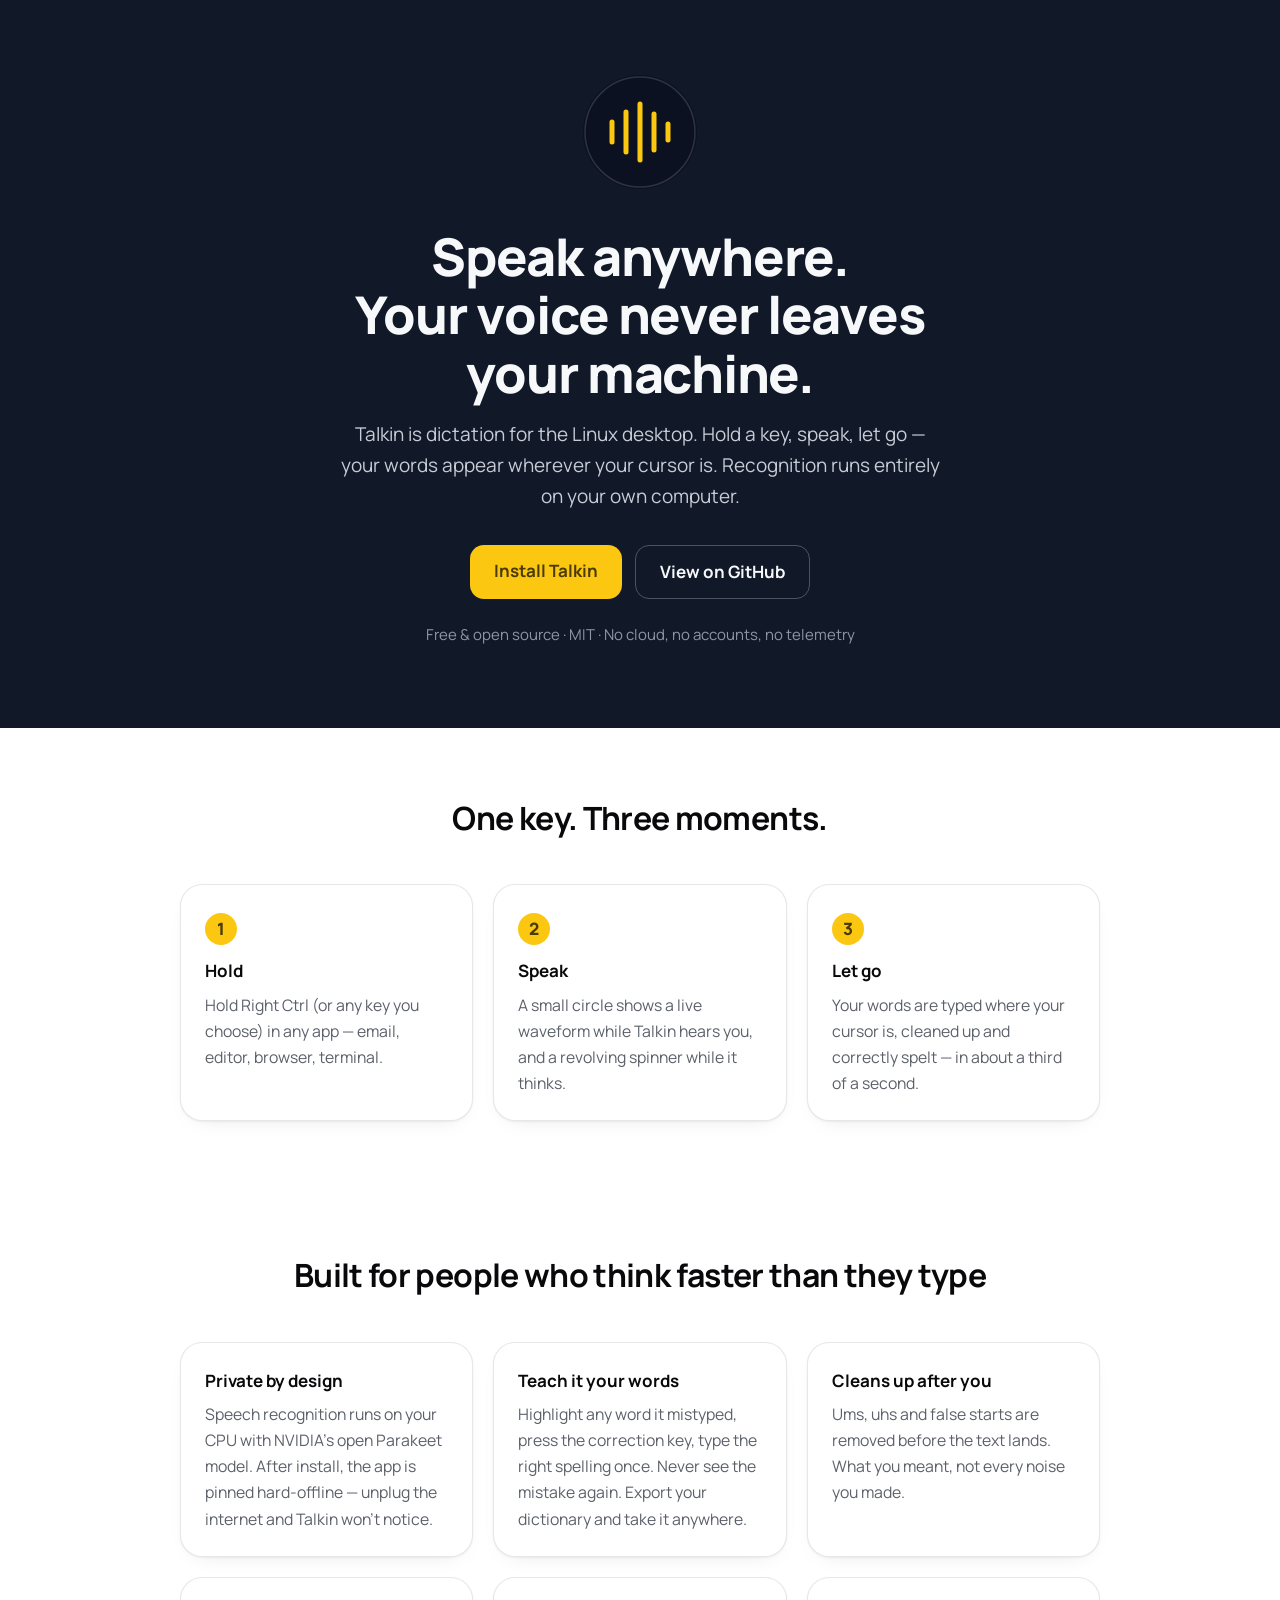
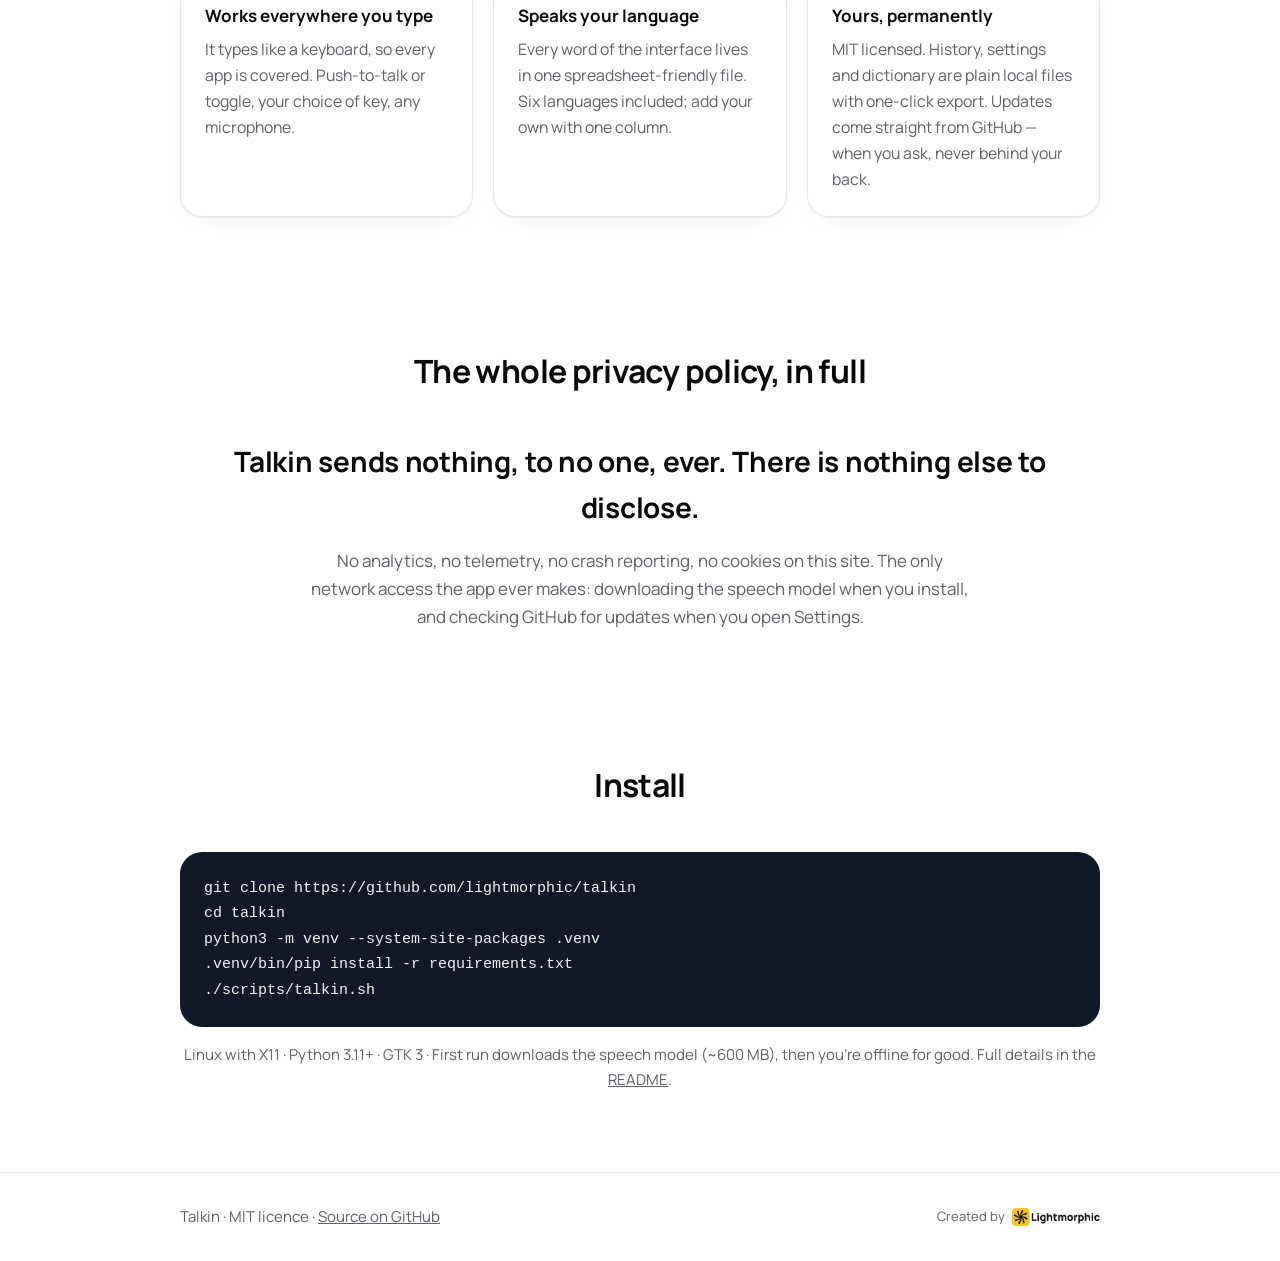
<file: index.html>
<!doctype html>
<html lang="en">
<head>
<meta charset="utf-8">
<meta name="viewport" content="width=device-width, initial-scale=1">
<title>Talkin — private, on-device dictation for Linux</title>
<meta name="description" content="Hold a key, speak, let go — your words appear in any app. Speech recognition runs entirely on your machine. No cloud, no accounts, no audio ever sent anywhere. Free and open source.">
<link rel="canonical" href="https://talkin.lightmorphic.co.uk/">
<link rel="icon" href="talkin.svg" type="image/svg+xml">
<link rel="apple-touch-icon" href="talkin-512.png">
<link rel="preload" href="site-fonts/Manrope-VariableFont_wght.ttf" as="font" type="font/ttf" crossorigin>
<link rel="stylesheet" href="style.css">
<meta name="theme-color" content="#111827">
<meta property="og:title" content="Talkin — private, on-device dictation for Linux">
<meta property="og:description" content="Hold a key, speak, let go. Your voice never leaves your machine.">
<meta property="og:url" content="https://talkin.lightmorphic.co.uk/">
<meta property="og:image" content="https://talkin.lightmorphic.co.uk/talkin-512.png">
<meta property="og:type" content="website">
<script type="application/ld+json">
{
  "@context": "https://schema.org",
  "@type": "SoftwareApplication",
  "name": "Talkin",
  "operatingSystem": "Linux",
  "applicationCategory": "UtilitiesApplication",
  "description": "Private, on-device dictation for the Linux desktop. Hold a key, speak, let go — your words are typed into any app. Speech recognition runs locally; no audio ever leaves the machine.",
  "url": "https://talkin.lightmorphic.co.uk/",
  "downloadUrl": "https://github.com/lightmorphic/talkin",
  "offers": {"@type": "Offer", "price": "0", "priceCurrency": "GBP"},
  "license": "https://opensource.org/licenses/MIT",
  "author": {"@type": "Organization", "name": "Lightmorphic", "url": "https://lightmorphic.co.uk"}
}
</script>
</head>
<body>
<a class="skip" href="#main">Skip to content</a>

<header class="hero">
  <div class="wrap">
    <div class="hero-circle" aria-hidden="true">
      <svg viewBox="0 0 120 120" width="120" height="120">
        <circle cx="60" cy="60" r="57" class="hc-bg"/>
        <circle cx="60" cy="60" r="55" class="hc-ring"/>
        <g class="hc-wave">
          <line x1="32" y1="50" x2="32" y2="70"/>
          <line x1="46" y1="40" x2="46" y2="80"/>
          <line x1="60" y1="32" x2="60" y2="88"/>
          <line x1="74" y1="42" x2="74" y2="78"/>
          <line x1="88" y1="52" x2="88" y2="68"/>
        </g>
      </svg>
    </div>
    <h1>Speak anywhere.<br>Your voice never leaves your&nbsp;machine.</h1>
    <p class="lede">Talkin is dictation for the Linux desktop. Hold a key, speak, let go — your words appear wherever your cursor is. Recognition runs entirely on your own computer.</p>
    <div class="cta">
      <a class="btn primary" href="#install">Install Talkin</a>
      <a class="btn ghost" href="https://github.com/lightmorphic/talkin">View on GitHub</a>
    </div>
    <p class="hero-note">Free &amp; open source · MIT · No cloud, no accounts, no telemetry</p>
  </div>
</header>

<main id="main">

<section class="steps" aria-labelledby="how-title">
  <div class="wrap">
    <h2 id="how-title">One key. Three moments.</h2>
    <ol class="step-grid">
      <li>
        <span class="step-num" aria-hidden="true">1</span>
        <h3>Hold</h3>
        <p>Hold Right&nbsp;Ctrl (or any key you choose) in any app — email, editor, browser, terminal.</p>
      </li>
      <li>
        <span class="step-num" aria-hidden="true">2</span>
        <h3>Speak</h3>
        <p>A small circle shows a live waveform while Talkin hears you, and a revolving spinner while it thinks.</p>
      </li>
      <li>
        <span class="step-num" aria-hidden="true">3</span>
        <h3>Let go</h3>
        <p>Your words are typed where your cursor is, cleaned up and correctly spelt — in about a third of a second.</p>
      </li>
    </ol>
  </div>
</section>

<section class="features" aria-labelledby="features-title">
  <div class="wrap">
    <h2 id="features-title">Built for people who think faster than they type</h2>
    <div class="feature-grid">
      <article>
        <h3>Private by design</h3>
        <p>Speech recognition runs on your CPU with NVIDIA's open Parakeet model. After install, the app is pinned hard-offline — unplug the internet and Talkin won't notice.</p>
      </article>
      <article>
        <h3>Teach it your words</h3>
        <p>Highlight any word it mistyped, press the correction key, type the right spelling once. Never see the mistake again. Export your dictionary and take it anywhere.</p>
      </article>
      <article>
        <h3>Cleans up after you</h3>
        <p>Ums, uhs and false starts are removed before the text lands. What you meant, not every noise you made.</p>
      </article>
      <article>
        <h3>Works everywhere you type</h3>
        <p>It types like a keyboard, so every app is covered. Push-to-talk or toggle, your choice of key, any microphone.</p>
      </article>
      <article>
        <h3>Speaks your language</h3>
        <p>Every word of the interface lives in one spreadsheet-friendly file. Six languages included; add your own with one column.</p>
      </article>
      <article>
        <h3>Yours, permanently</h3>
        <p>MIT licensed. History, settings and dictionary are plain local files with one-click export. Updates come straight from GitHub — when you ask, never behind your back.</p>
      </article>
    </div>
  </div>
</section>

<section class="privacy" aria-labelledby="privacy-title">
  <div class="wrap">
    <h2 id="privacy-title">The whole privacy policy, in full</h2>
    <p class="privacy-line">Talkin sends nothing, to no one, ever. There is nothing else to disclose.</p>
    <p class="privacy-detail">No analytics, no telemetry, no crash reporting, no cookies on this site. The only network access the app ever makes: downloading the speech model when you install, and checking GitHub for updates when you open Settings.</p>
  </div>
</section>

<section class="install" id="install" aria-labelledby="install-title">
  <div class="wrap">
    <h2 id="install-title">Install</h2>
    <pre><code>git clone https://github.com/lightmorphic/talkin
cd talkin
python3 -m venv --system-site-packages .venv
.venv/bin/pip install -r requirements.txt
./scripts/talkin.sh</code></pre>
    <p class="install-note">Linux with X11 · Python 3.11+ · GTK 3 · First run downloads the speech model (~600&nbsp;MB), then you're offline for good. Full details in the <a href="https://github.com/lightmorphic/talkin#install">README</a>.</p>
  </div>
</section>

</main>

<footer>
  <div class="wrap foot">
    <p>Talkin · MIT licence · <a href="https://github.com/lightmorphic/talkin">Source on GitHub</a></p>
    <a class="credit" href="https://lightmorphic.co.uk">
      <span>Created by</span>
      <picture>
        <source srcset="lightmorphic-badge-dark.webp" media="(prefers-color-scheme: dark)">
        <img src="lightmorphic-badge.webp" alt="Lightmorphic" width="88" height="18" loading="lazy">
      </picture>
    </a>
  </div>
</footer>

</body>
</html>
</file>
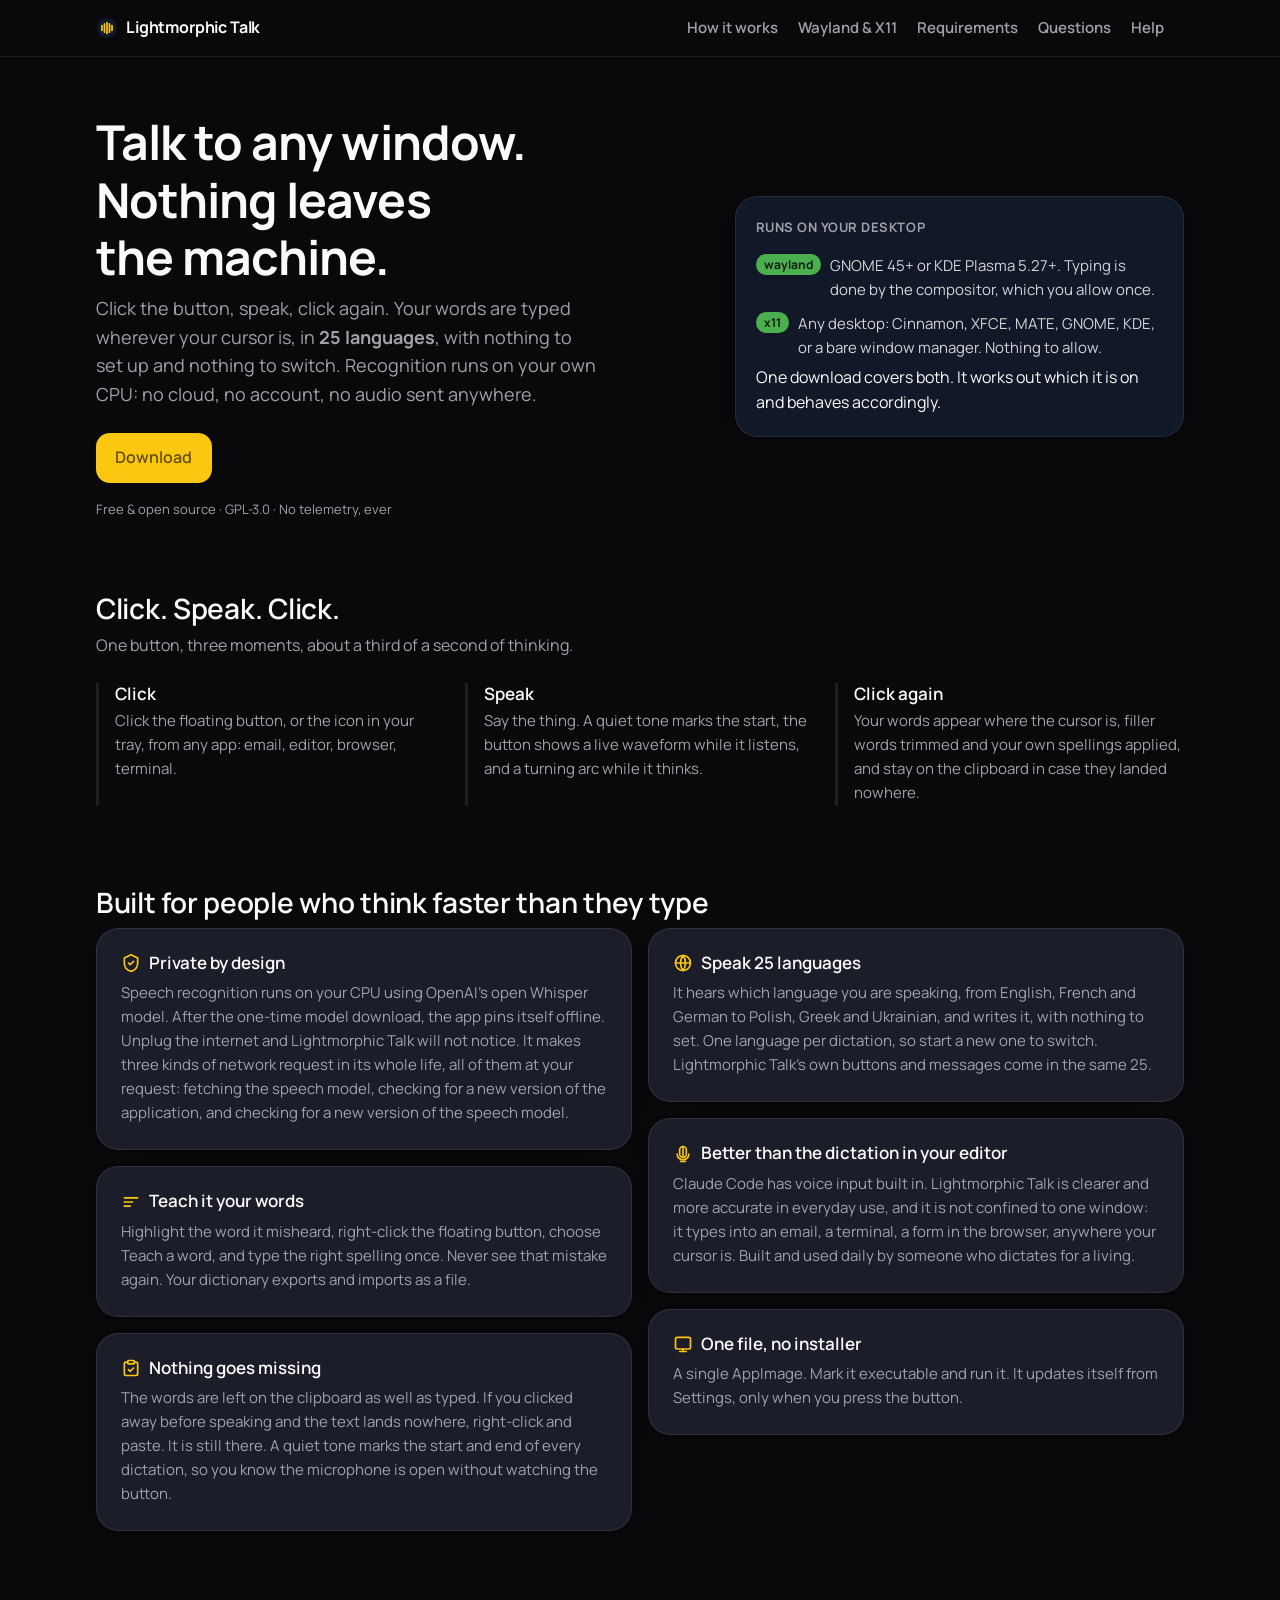
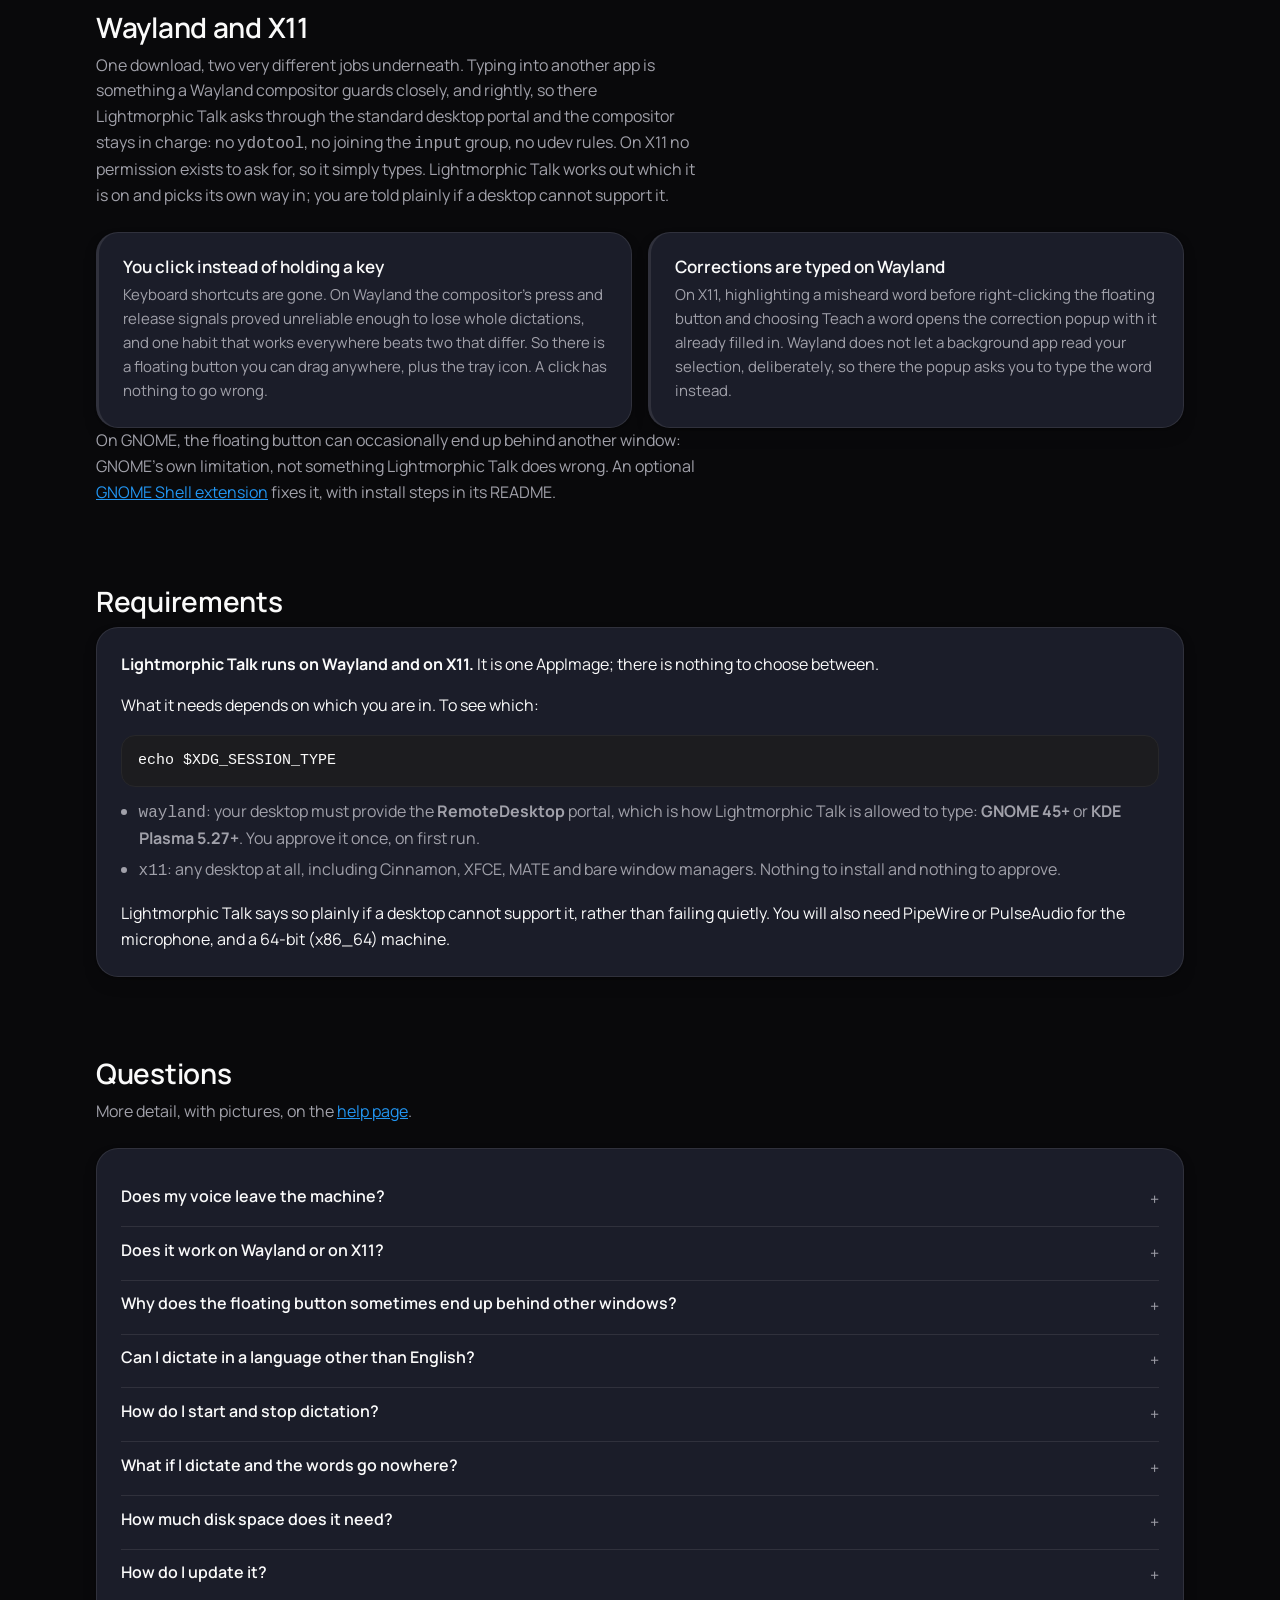
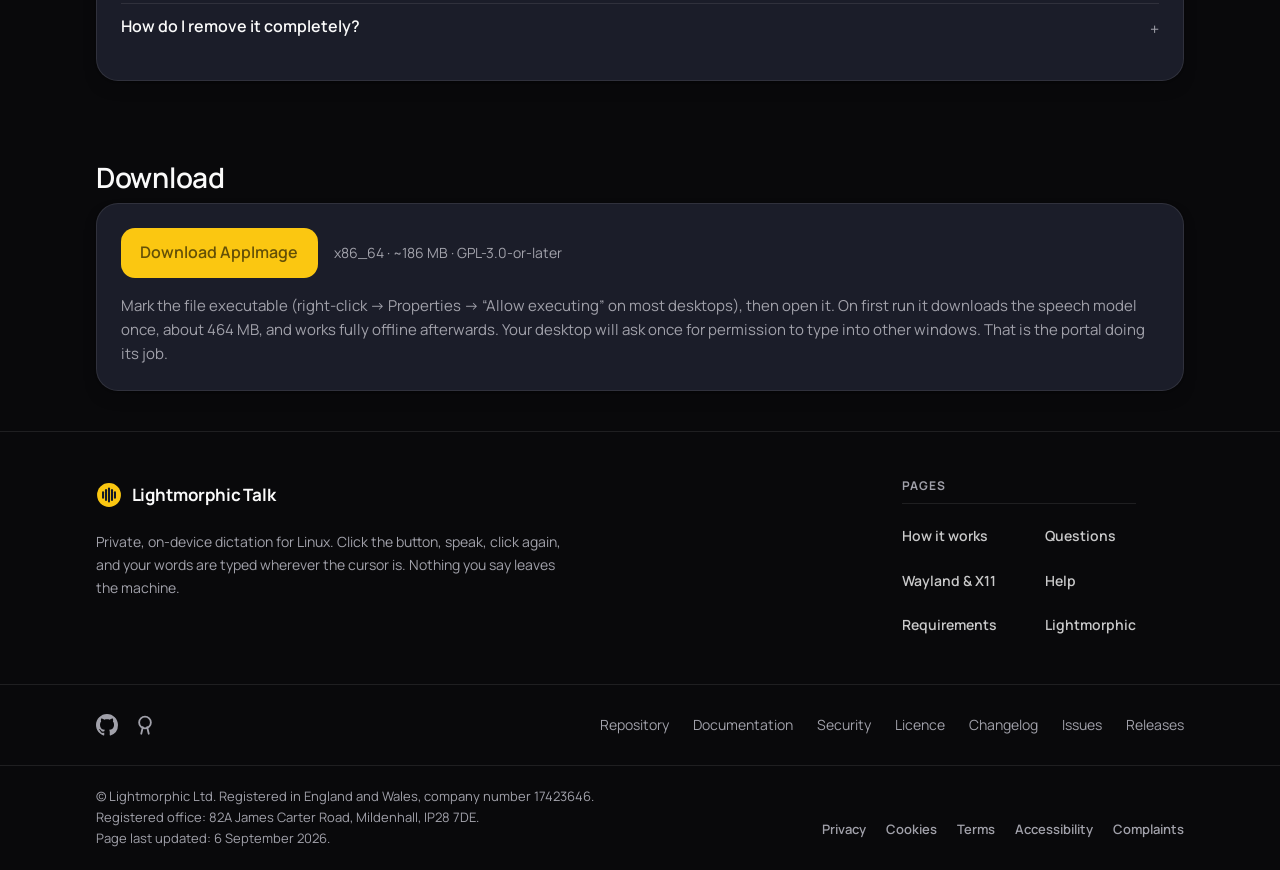
<file: docs/index.html>
<!doctype html>
<html lang="en">
<head>
<meta charset="utf-8">
<meta name="viewport" content="width=device-width, initial-scale=1">
<title>Lightmorphic Talk: private dictation for Linux, 25 languages</title>
<meta name="description" content="Click, speak, click again. Private, on-device dictation for Linux in 25 languages, no cloud, no accounts, no audio sent anywhere.">
<link rel="canonical" href="https://talk.lightmorphic.com/">
<link rel="icon" href="images/talk.svg" type="image/svg+xml">
<link rel="apple-touch-icon" href="images/talk-512.png">
<link rel="preload" href="fonts/Manrope-VariableFont_wght.ttf" as="font" type="font/ttf" crossorigin>
<link rel="stylesheet" href="style.css">
<meta name="theme-color" content="#111827">
<meta property="og:title" content="Lightmorphic Talk: private dictation for Linux, in 25 languages">
<meta property="og:description" content="Click, speak, click again. Your voice never leaves your machine. Wayland and X11 alike.">
<meta property="og:url" content="https://talk.lightmorphic.com/">
<meta property="og:image" content="https://talk.lightmorphic.com/images/talk-512.png">
<meta property="og:image:width" content="512">
<meta property="og:image:height" content="512">
<meta property="og:type" content="website">
<meta name="twitter:card" content="summary">
<meta name="twitter:title" content="Lightmorphic Talk: private dictation for Linux, in 25 languages">
<meta name="twitter:description" content="Click, speak, click again. Your voice never leaves your machine. Wayland and X11 alike.">
<meta name="twitter:image" content="https://talk.lightmorphic.com/images/talk-512.png">
<script type="application/ld+json">
{
  "@context": "https://schema.org",
  "@graph": [
    {
      "@type": "Organization",
      "@id": "https://lightmorphic.com/#organization",
      "name": "Lightmorphic",
      "url": "https://lightmorphic.com",
      "description": "A UK studio building fast, privacy-first websites and free open-source tools.",
      "sameAs": [
        "https://github.com/lightmorphic",
        "https://find-and-update.company-information.service.gov.uk/company/17423646"
      ],
      "legalName": "Lightmorphic Ltd",
      "contactPoint": {
        "@type": "ContactPoint",
        "contactType": "customer support",
        "url": "https://talk.lightmorphic.com/",
        "areaServed": "GB",
        "availableLanguage": [
          "en"
        ]
      },
      "address": {
        "@type": "PostalAddress",
        "addressCountry": "GB"
      }
    },
    {
      "@type": "WebSite",
      "@id": "https://talk.lightmorphic.com/#website",
      "url": "https://talk.lightmorphic.com/",
      "name": "Lightmorphic Talk",
      "inLanguage": "en-GB",
      "publisher": {
        "@id": "https://lightmorphic.com/#organization"
      }
    },
    {
      "@type": "SoftwareApplication",
      "@id": "https://talk.lightmorphic.com/#app",
      "name": "Lightmorphic Talk",
      "operatingSystem": "Linux (Wayland or X11)",
      "applicationCategory": "UtilitiesApplication",
      "description": "Private, on-device dictation for Linux, in 25 European languages. Click the button, speak, click again. Your words are typed into any app. Speech recognition runs locally, and no audio ever leaves the machine. On Wayland it types through the XDG RemoteDesktop portal (GNOME 45+ or KDE Plasma 5.27+); on X11 it types directly, on any desktop.",
      "url": "https://talk.lightmorphic.com/",
      "downloadUrl": "https://github.com/lightmorphic/talk/releases/latest",
      "softwareVersion": "1.3.9",
      "dateModified": "2026-09-08",
      "offers": {
        "@type": "Offer",
        "price": "0",
        "priceCurrency": "GBP"
      },
      "license": "https://www.gnu.org/licenses/gpl-3.0.html",
      "author": {
        "@id": "https://lightmorphic.com/#organization"
      },
      "publisher": {
        "@id": "https://lightmorphic.com/#organization"
      },
      "inLanguage": [
        "en",
        "bg",
        "hr",
        "cs",
        "da",
        "nl",
        "et",
        "fi",
        "fr",
        "de",
        "el",
        "hu",
        "it",
        "lv",
        "lt",
        "mt",
        "pl",
        "pt",
        "ro",
        "ru",
        "sk",
        "sl",
        "es",
        "sv",
        "uk"
      ]
    },
    {
      "@type": "FAQPage",
      "@id": "https://talk.lightmorphic.com/#faq",
      "mainEntity": [
        {
          "@type": "Question",
          "name": "Does my voice leave the machine?",
          "acceptedAnswer": {
            "@type": "Answer",
            "text": "No. The speech model runs on your own processor. After the one-time download of the model on first run, Lightmorphic Talk makes no network requests at all except the update checks you ask for: one for the application, one for the speech model."
          }
        },
        {
          "@type": "Question",
          "name": "Does it work on Wayland or on X11?",
          "acceptedAnswer": {
            "@type": "Answer",
            "text": "Both, from the same download. On Wayland it types through the desktop's RemoteDesktop portal, which needs GNOME 45 or later, or KDE Plasma 5.27 or later, and which you approve once. On X11 it types directly and works on any desktop, including Cinnamon, XFCE, MATE and bare window managers."
          }
        },
        {
          "@type": "Question",
          "name": "Why does the floating button sometimes end up behind other windows?",
          "acceptedAnswer": {
            "@type": "Answer",
            "text": "This is a GNOME limitation, not a bug in Lightmorphic Talk. GNOME's Wayland compositor does not let any application ask to stay on top of others, so the button can occasionally get covered. Click the tray icon to bring it back. Other desktops such as KDE Plasma do not have this restriction. There is also an optional GNOME Shell extension at github.com/lightmorphic/talk (in the gnome-extension folder) that keeps the button on top for you."
          }
        },
        {
          "@type": "Question",
          "name": "Can I dictate in a language other than English?",
          "acceptedAnswer": {
            "@type": "Answer",
            "text": "Yes, and there is nothing to set: the speech model settles on whichever one you start speaking. The 25 are Bulgarian, Croatian, Czech, Danish, Dutch, English, Estonian, Finnish, French, German, Greek, Hungarian, Italian, Latvian, Lithuanian, Maltese, Polish, Portuguese, Romanian, Russian, Slovak, Slovenian, Spanish, Swedish and Ukrainian. It handles one language per dictation, so switching part-way through a sentence will not work. Stop and start a new one instead. Lightmorphic Talk's own buttons and messages come in the same 25, picked on the first screen and changed at any time in Settings."
          }
        },
        {
          "@type": "Question",
          "name": "How do I start and stop dictation?",
          "acceptedAnswer": {
            "@type": "Answer",
            "text": "Click the floating button, speak, then click it again. There are no keyboard shortcuts: a compositor's key press and release signals proved unreliable enough to lose whole dictations, and a click has nothing to get wrong."
          }
        },
        {
          "@type": "Question",
          "name": "What if I dictate and the words go nowhere?",
          "acceptedAnswer": {
            "@type": "Answer",
            "text": "They are on the clipboard: right-click and paste. The commonest cause is that nothing was in focus when you spoke, so there was no field for the text to land in. Lightmorphic Talk leaves every transcript on the clipboard for exactly this reason, and you can switch that off in Settings if you would rather keep whatever you had copied. Anything dictated is also in History, unless you have turned History off."
          }
        },
        {
          "@type": "Question",
          "name": "How much disk space does it need?",
          "acceptedAnswer": {
            "@type": "Answer",
            "text": "About 650 MB in total. The speech model is roughly 464 MB and is downloaded once on first run; the application itself is a single 186 MB file."
          }
        },
        {
          "@type": "Question",
          "name": "How do I update it?",
          "acceptedAnswer": {
            "@type": "Answer",
            "text": "Open Settings and click the small coloured dot beside the version number. Grey while it looks, green if you are current, amber if there is a newer version: click again to download it, and once more when it turns blue to restart into it. Red means GitHub could not be reached; hover for the reason. Nothing is ever downloaded or installed unless you press that dot, and Settings has a Help page explaining the colours."
          }
        },
        {
          "@type": "Question",
          "name": "How do I remove it completely?",
          "acceptedAnswer": {
            "@type": "Answer",
            "text": "Settings has a Remove Lightmorphic Talk completely button. It deletes the speech model, your settings, history and dictionary, the menu and autostart entries, and the application file itself. Nothing is left behind."
          }
        }
      ]
    }
  ]
}
</script>
</head>
<body>
<a class="skip" href="#main">Skip to content</a>

<nav class="topnav">
  <div class="wrap topnav-inner">
    <a class="brand" href="#top">
      <svg viewBox="0 0 24 24" width="22" height="22" aria-hidden="true">
        <circle cx="12" cy="12" r="11" fill="#111827"/>
        <g stroke="#fbc711" stroke-width="1.9" stroke-linecap="round">
          <line x1="6.5" y1="9.5" x2="6.5" y2="14.5"/>
          <line x1="9.25" y1="7.5" x2="9.25" y2="16.5"/>
          <line x1="12" y1="6" x2="12" y2="18"/>
          <line x1="14.75" y1="7.5" x2="14.75" y2="16.5"/>
          <line x1="17.5" y1="9.5" x2="17.5" y2="14.5"/>
        </g>
      </svg>
      Lightmorphic Talk
    </a>
    <div class="nav-links">
      <a class="hide-sm" href="#how">How it works</a>
      <a class="hide-sm" href="#wayland">Wayland &amp; X11</a>
      <a class="hide-sm" href="#requirements">Requirements</a>
      <a class="hide-sm" href="#faq">Questions</a>
      <a href="help.html">Help</a>
      <div id="all-apps"></div>
    </div>
  </div>
</nav>

<header class="hero" id="top">
  <div class="wrap hero-grid">
    <div>
      <h1>Talk to any window.<br>Nothing leaves the&nbsp;machine.</h1>
      <p class="lede">Click the button, speak, click again. Your words are typed wherever your cursor is, in <strong>25 languages</strong>, with nothing to set up and nothing to switch. Recognition runs on your own CPU: no cloud, no account, no audio sent anywhere.</p>
      <div class="hero-cta">
        <a class="btn primary" href="#download">Download</a>
      </div>
      <p class="hero-note">Free &amp; open source · GPL-3.0 · No telemetry, ever</p>
    </div>

    <!-- Both session types are supported, so this states what each one
         means rather than gatekeeping the download. -->
    <aside class="check" aria-label="What it runs on">
      <p class="check-title">Runs on your desktop</p>
      <div class="check-row">
        <span class="tag yes">wayland</span>
        <span>GNOME 45+ or KDE Plasma 5.27+. Typing is done by the compositor, which you allow once.</span>
      </div>
      <div class="check-row">
        <span class="tag yes">x11</span>
        <span>Any desktop: Cinnamon, XFCE, MATE, GNOME, KDE, or a bare window manager. Nothing to allow.</span>
      </div>
      <p class="check-note">One download covers both. It works out which it is on and behaves accordingly.</p>
    </aside>
  </div>
</header>

<main id="main">

<section id="how" aria-labelledby="how-title">
  <div class="wrap">
    <h2 id="how-title">Click. Speak. Click.</h2>
    <p class="section-intro">One button, three moments, about a third of a second of thinking.</p>
    <div class="flow-track">
      <div class="flow-step">
        <h3>Click</h3>
        <p>Click the floating button, or the icon in your tray, from any app: email, editor, browser, terminal.</p>
      </div>
      <div class="flow-step">
        <h3>Speak</h3>
        <p>Say the thing. A quiet tone marks the start, the button shows a live waveform while it listens, and a turning arc while it thinks.</p>
      </div>
      <div class="flow-step">
        <h3>Click again</h3>
        <p>Your words appear where the cursor is, filler words trimmed and your own spellings applied, and stay on the clipboard in case they landed nowhere.</p>
      </div>
    </div>
  </div>
</section>

<section aria-labelledby="built-title">
  <div class="wrap">
    <h2 id="built-title">Built for people who think faster than they type</h2>
    <div class="bento">
      <article class="panel">
        <h3>
          <svg class="icon" width="20" height="20" viewBox="0 0 24 24" fill="none" stroke="currentColor" stroke-width="2" stroke-linecap="round" aria-hidden="true"><path d="M12 2 4 6v6c0 5 3.4 8.7 8 10 4.6-1.3 8-5 8-10V6l-8-4Z"/><path d="m9 12 2 2 4-4"/></svg>
          Private by design
        </h3>
        <p>Speech recognition runs on your CPU using OpenAI's open Whisper model. After the one-time model download, the app pins itself offline. Unplug the internet and Lightmorphic Talk will not notice. It makes three kinds of network request in its whole life, all of them at your request: fetching the speech model, checking for a new version of the application, and checking for a new version of the speech model.</p>
      </article>
      <article class="panel">
        <h3>
          <svg class="icon" width="20" height="20" viewBox="0 0 24 24" fill="none" stroke="currentColor" stroke-width="2" stroke-linecap="round" aria-hidden="true"><path d="M4 7h16M4 12h10M4 17h7"/></svg>
          Teach it your words
        </h3>
        <p>Highlight the word it misheard, right-click the floating button, choose Teach a word, and type the right spelling once. Never see that mistake again. Your dictionary exports and imports as a file.</p>
      </article>
      <article class="panel">
        <h3>
          <svg class="icon" width="20" height="20" viewBox="0 0 24 24" fill="none" stroke="currentColor" stroke-width="2" stroke-linecap="round" aria-hidden="true"><rect x="8" y="3" width="8" height="4" rx="1"/><path d="M16 5h2a2 2 0 0 1 2 2v12a2 2 0 0 1-2 2H6a2 2 0 0 1-2-2V7a2 2 0 0 1 2-2h2"/><path d="m9 14 2 2 4-4"/></svg>
          Nothing goes missing
        </h3>
        <p>The words are left on the clipboard as well as typed. If you clicked away before speaking and the text lands nowhere, right-click and paste. It is still there. A quiet tone marks the start and end of every dictation, so you know the microphone is open without watching the button.</p>
      </article>
      <article class="panel">
        <h3>
          <svg class="icon" width="20" height="20" viewBox="0 0 24 24" fill="none" stroke="currentColor" stroke-width="2" stroke-linecap="round" aria-hidden="true"><circle cx="12" cy="12" r="9"/><path d="M3 12h18M12 3a15 15 0 0 1 0 18a15 15 0 0 1 0-18"/></svg>
          Speak 25 languages
        </h3>
        <p>It hears which language you are speaking, from English, French and German to Polish, Greek and Ukrainian, and writes it, with nothing to set. One language per dictation, so start a new one to switch. Lightmorphic Talk's own buttons and messages come in the same 25.</p>
      </article>
      <article class="panel">
        <h3>
          <svg class="icon" width="20" height="20" viewBox="0 0 24 24" fill="none" stroke="currentColor" stroke-width="2" stroke-linecap="round" aria-hidden="true"><path d="M12 3v12"/><path d="M8 7a4 4 0 0 1 8 0v5a4 4 0 0 1-8 0z"/><path d="M5 12a7 7 0 0 0 14 0"/><path d="M9 21h6"/></svg>
          Better than the dictation in your editor
        </h3>
        <p>Claude Code has voice input built in. Lightmorphic Talk is clearer and more accurate in everyday use, and it is not confined to one window: it types into an email, a terminal, a form in the browser, anywhere your cursor is. Built and used daily by someone who dictates for a living.</p>
      </article>
      <article class="panel">
        <h3>
          <svg class="icon" width="20" height="20" viewBox="0 0 24 24" fill="none" stroke="currentColor" stroke-width="2" stroke-linecap="round" aria-hidden="true"><rect x="3" y="4" width="18" height="14" rx="2"/><path d="M8 21h8M12 18v3"/></svg>
          One file, no installer
        </h3>
        <p>A single AppImage. Mark it executable and run it. It updates itself from Settings, only when you press the button.</p>
      </article>
    </div>
  </div>
</section>

<section id="wayland" aria-labelledby="wayland-title">
  <div class="wrap">
    <h2 id="wayland-title">Wayland and X11</h2>
    <p class="section-intro">One download, two very different jobs underneath. Typing into another app is something a Wayland compositor guards closely, and rightly, so there Lightmorphic Talk asks through the standard desktop portal and the compositor stays in charge: no <code>ydotool</code>, no joining the <code>input</code> group, no udev rules. On X11 no permission exists to ask for, so it simply types. Lightmorphic Talk works out which it is on and picks its own way in; you are told plainly if a desktop cannot support it.</p>
    <div class="diff">
      <article class="panel">
        <h3>You click instead of holding a key</h3>
        <p>Keyboard shortcuts are gone. On Wayland the compositor's press and release signals proved unreliable enough to lose whole dictations, and one habit that works everywhere beats two that differ. So there is a floating button you can drag anywhere, plus the tray icon. A click has nothing to go wrong.</p>
      </article>
      <article class="panel">
        <h3>Corrections are typed on Wayland</h3>
        <p>On X11, highlighting a misheard word before right-clicking the floating button and choosing Teach a word opens the correction popup with it already filled in. Wayland does not let a background app read your selection, deliberately, so there the popup asks you to type the word instead.</p>
      </article>
    </div>
    <p class="section-intro">On GNOME, the floating button can occasionally end up behind another window: GNOME's own limitation, not something Lightmorphic Talk does wrong. An optional <a href="https://github.com/lightmorphic/talk/tree/main/gnome-extension">GNOME Shell extension</a> fixes it, with install steps in its README.</p>
  </div>
</section>

<section id="requirements" class="req" aria-labelledby="requirements-title">
  <div class="wrap">
    <h2 id="requirements-title">Requirements</h2>
    <div class="panel">
      <p><strong>Lightmorphic Talk runs on Wayland and on X11.</strong> It is one AppImage; there is nothing to choose between.</p>
      <p>What it needs depends on which you are in. To see which:</p>
      <pre><code>echo $XDG_SESSION_TYPE</code></pre>
      <ul>
        <li><code>wayland</code>: your desktop must provide the <strong>RemoteDesktop</strong> portal, which is how Lightmorphic Talk is allowed to type: <strong>GNOME 45+</strong> or <strong>KDE Plasma 5.27+</strong>. You approve it once, on first run.</li>
        <li><code>x11</code>: any desktop at all, including Cinnamon, XFCE, MATE and bare window managers. Nothing to install and nothing to approve.</li>
      </ul>
      <p style="margin-top:1rem">Lightmorphic Talk says so plainly if a desktop cannot support it, rather than failing quietly. You will also need PipeWire or PulseAudio for the microphone, and a 64-bit (x86_64) machine.</p>
    </div>
  </div>
</section>

<section id="faq" aria-labelledby="faq-title">
  <div class="wrap">
    <h2 id="faq-title">Questions</h2>
    <p class="section-intro">More detail, with pictures, on the <a href="help.html">help page</a>.</p>
    <div class="panel faq">
      <details class="faq-item">
        <summary><h3>Does my voice leave the machine?</h3></summary>
        <p>No. The speech model runs on your own processor. After the one-time download of the model on first run, Lightmorphic Talk makes no network requests at all except the update checks you ask for: one for the application, one for the speech model.</p>
      </details>
      <details class="faq-item">
        <summary><h3>Does it work on Wayland or on X11?</h3></summary>
        <p>Both, from the same download. On Wayland it types through the desktop's RemoteDesktop portal, which needs GNOME 45 or later, or KDE Plasma 5.27 or later, and which you approve once. On X11 it types directly and works on any desktop, including Cinnamon, XFCE, MATE and bare window managers.</p>
      </details>
      <details class="faq-item">
        <summary><h3>Why does the floating button sometimes end up behind other windows?</h3></summary>
        <p>This is a GNOME limitation, not a bug in Lightmorphic Talk. GNOME's Wayland compositor does not let any application ask to stay on top of others, so the button can occasionally get covered. Click the tray icon to bring it back. Other desktops such as KDE Plasma do not have this restriction. There is also an optional <a href="https://github.com/lightmorphic/talk/tree/main/gnome-extension">GNOME Shell extension</a> that keeps the button on top for you.</p>
      </details>
      <details class="faq-item">
        <summary><h3>Can I dictate in a language other than English?</h3></summary>
        <p>Yes, and there is nothing to set: the speech model settles on whichever one you start speaking. The 25 are Bulgarian, Croatian, Czech, Danish, Dutch, English, Estonian, Finnish, French, German, Greek, Hungarian, Italian, Latvian, Lithuanian, Maltese, Polish, Portuguese, Romanian, Russian, Slovak, Slovenian, Spanish, Swedish and Ukrainian. It handles one language per dictation, so switching part-way through a sentence will not work. Stop and start a new one instead. Lightmorphic Talk's own buttons and messages come in the same 25, picked on the first screen and changed at any time in Settings.</p>
      </details>
      <details class="faq-item">
        <summary><h3>How do I start and stop dictation?</h3></summary>
        <p>Click the floating button, speak, then click it again. There are no keyboard shortcuts: a compositor's key press and release signals proved unreliable enough to lose whole dictations, and a click has nothing to get wrong.</p>
      </details>
      <details class="faq-item">
        <summary><h3>What if I dictate and the words go nowhere?</h3></summary>
        <p>They are on the clipboard: right-click and paste. The commonest cause is that nothing was in focus when you spoke, so there was no field for the text to land in. Lightmorphic Talk leaves every transcript on the clipboard for exactly this reason, and you can switch that off in Settings if you would rather keep whatever you had copied. Anything dictated is also in History, unless you have turned History off.</p>
      </details>
      <details class="faq-item">
        <summary><h3>How much disk space does it need?</h3></summary>
        <p>About 650 MB in total. The speech model is roughly 464 MB and is downloaded once on first run; the application itself is a single 186 MB file.</p>
      </details>
      <details class="faq-item">
        <summary><h3>How do I update it?</h3></summary>
        <p>Open Settings and click the small coloured dot beside the version number. Grey while it looks, green if you are current, amber if there is a newer version: click again to download it, and once more when it turns blue to restart into it. Red means GitHub could not be reached; hover for the reason. Nothing is ever downloaded or installed unless you press that dot, and Settings has a Help page explaining the colours.</p>
      </details>
      <details class="faq-item">
        <summary><h3>How do I remove it completely?</h3></summary>
        <p>Settings has a Remove Lightmorphic Talk completely button. It deletes the speech model, your settings, history and dictionary, the menu and autostart entries, and the application file itself. Nothing is left behind.</p>
      </details>
    </div>
  </div>
</section>

<section id="download" class="download" aria-labelledby="download-title">
  <div class="wrap">
    <h2 id="download-title">Download</h2>
    <div class="panel">
      <div class="dl-row">
        <a class="btn primary" href="https://github.com/lightmorphic/talk/releases/latest/download/LightmorphicTalk-x86_64.AppImage">Download AppImage</a>
        <span class="dl-meta">x86_64 · ~186&nbsp;MB · GPL-3.0-or-later</span>
      </div>
      <p class="dl-help">Mark the file executable (right-click → Properties → “Allow executing” on most desktops), then open it. On first run it downloads the speech model once, about 464 MB, and works fully offline afterwards. Your desktop will ask once for permission to type into other windows. That is the portal doing its job.</p>
    </div>
  </div>
</section>

</main>

<footer class="foot">
  <div class="wrap foot-inner">

    <div class="foot-brand">
      <a class="foot-lockup" href="#top">
        <svg viewBox="0 0 24 24" width="26" height="26" aria-hidden="true">
          <circle cx="12" cy="12" r="11" fill="#fbc711"/>
          <g stroke="#111827" stroke-width="1.9" stroke-linecap="round">
            <line x1="6.5" y1="9.5" x2="6.5" y2="14.5"/>
            <line x1="9.25" y1="7.5" x2="9.25" y2="16.5"/>
            <line x1="12" y1="6" x2="12" y2="18"/>
            <line x1="14.75" y1="7.5" x2="14.75" y2="16.5"/>
            <line x1="17.5" y1="9.5" x2="17.5" y2="14.5"/>
          </g>
        </svg>
        Lightmorphic Talk
      </a>
      <p class="foot-tagline">Private, on-device dictation for Linux. Click the button, speak, click again, and your words are typed wherever the cursor is. Nothing you say leaves the machine.</p>
    </div>

    <nav class="foot-nav" aria-label="Footer">
      <p class="foot-nav-title">Pages</p>
      <div class="foot-nav-links">
        <a href="#how">How it works</a>
        <a href="#wayland">Wayland &amp; X11</a>
        <a href="#requirements">Requirements</a>
        <a href="#faq">Questions</a>
        <a href="help.html">Help</a>
        <a href="https://lightmorphic.com">Lightmorphic</a>
      </div>
    </nav>

  </div>
</footer>

<div class="gh-foot">
  <div class="wrap gh-inner">
    <div class="gh-marks">
      <a href="https://github.com/lightmorphic/talk" aria-label="Lightmorphic Talk on GitHub">
        <svg viewBox="0 0 16 16" width="22" height="22" aria-hidden="true" fill="currentColor">
          <path d="M8 0C3.58 0 0 3.58 0 8c0 3.54 2.29 6.53 5.47 7.59.4.07.55-.17.55-.38 0-.19-.01-.82-.01-1.49-2.01.37-2.53-.49-2.69-.94-.09-.23-.48-.94-.82-1.13-.28-.15-.68-.52-.01-.53.63-.01 1.08.58 1.23.82.72 1.21 1.87.87 2.33.66.07-.52.28-.87.51-1.07-1.78-.2-3.64-.89-3.64-3.95 0-.87.31-1.59.82-2.15-.08-.2-.36-1.02.08-2.12 0 0 .67-.21 2.2.82.64-.18 1.32-.27 2-.27.68 0 1.36.09 2 .27 1.53-1.04 2.2-.82 2.2-.82.44 1.1.16 1.92.08 2.12.51.56.82 1.27.82 2.15 0 3.07-1.87 3.75-3.65 3.95.29.25.54.73.54 1.48 0 1.07-.01 1.93-.01 2.2 0 .21.15.46.55.38A8.01 8.01 0 0 0 16 8c0-4.42-3.58-8-8-8Z"/>
        </svg>
      </a>
      <a href="https://opensource.org/license/gpl-3-0" aria-label="GPL-3.0, an Open Source Initiative approved licence">
        <svg viewBox="0 0 24 24" width="22" height="22" aria-hidden="true" fill="none"
             stroke="currentColor" stroke-width="2">
          <circle cx="12" cy="9.2" r="6.4"/>
          <path d="M9.6 14.4 7.9 21.5" stroke-linecap="round"/>
          <path d="M14.4 14.4 16.1 21.5" stroke-linecap="round"/>
        </svg>
      </a>
    </div>
    <nav class="gh-links" aria-label="Source code">
      <a href="https://github.com/lightmorphic/talk">Repository</a>
      <a href="https://github.com/lightmorphic/talk#readme">Documentation</a>
      <a href="https://github.com/lightmorphic/talk/blob/main/SECURITY-AUDIT.md">Security</a>
      <a href="https://github.com/lightmorphic/talk/blob/main/LICENSE">Licence</a>
      <a href="https://github.com/lightmorphic/talk/commits/main">Changelog</a>
      <a href="https://github.com/lightmorphic/talk/issues">Issues</a>
      <a href="https://github.com/lightmorphic/talk/releases">Releases</a>
    </nav>
  </div>
</div>

<div class="legal">
  <div class="wrap legal-inner">
    <p class="legal-text">
      &copy; Lightmorphic Ltd. Registered in England and Wales, company number 17423646.<br>
      Registered office: 82A James Carter Road, Mildenhall, IP28 7DE.<br>
      Page last updated: 6 September 2026.
    </p>
    <nav class="legal-links" aria-label="Legal">
      <a href="privacy.html">Privacy</a>
      <a href="cookies.html">Cookies</a>
      <a href="terms.html">Terms</a>
      <a href="accessibility.html">Accessibility</a>
      <a href="complaints.html">Complaints</a>
    </nav>
  </div>
</div>
<script src="https://apps.lightmorphic.com/launcher.js" defer></script>
</body>
</html>
</file>
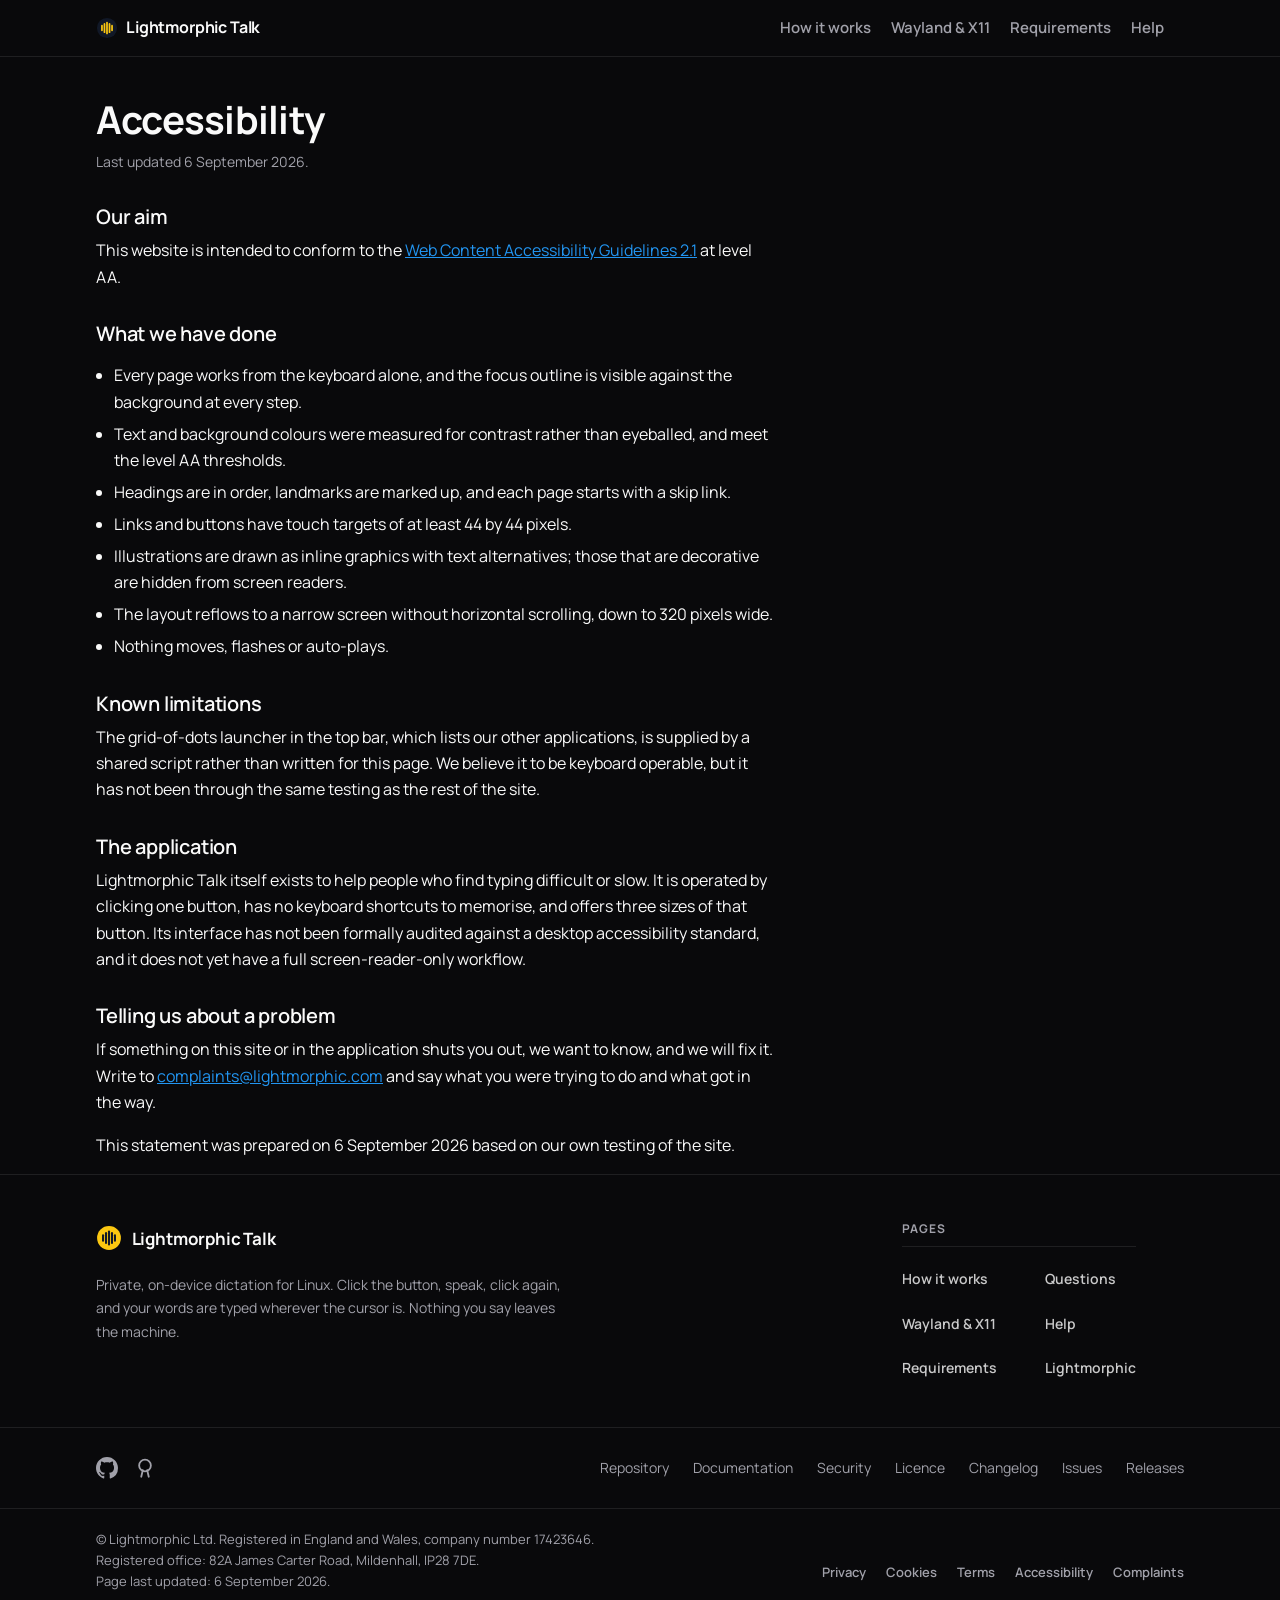
<file: docs/accessibility.html>
<!doctype html>
<html lang="en">
<head>
<meta charset="utf-8">
<meta name="viewport" content="width=device-width, initial-scale=1">
<title>Accessibility: Lightmorphic Talk</title>
<meta name="description" content="How accessible this website is, what we have tested, and how to tell us when we have got it wrong.">
<link rel="canonical" href="https://talk.lightmorphic.com/accessibility.html">
<link rel="icon" href="images/talk.svg" type="image/svg+xml">
<link rel="apple-touch-icon" href="images/talk-512.png">
<link rel="preload" href="fonts/Manrope-VariableFont_wght.ttf" as="font" type="font/ttf" crossorigin>
<link rel="stylesheet" href="style.css">
<meta name="theme-color" content="#09090b">
<meta property="og:title" content="Accessibility: Lightmorphic Talk">
<meta property="og:description" content="How accessible this website is, what we have tested, and how to tell us when we have got it wrong.">
<meta property="og:url" content="https://talk.lightmorphic.com/accessibility.html">
<meta property="og:type" content="article">
<script type="application/ld+json">
{
  "@context": "https://schema.org",
  "@type": "WebPage",
  "@id": "https://talk.lightmorphic.com/accessibility.html",
  "url": "https://talk.lightmorphic.com/accessibility.html",
  "name": "Accessibility",
  "description": "How accessible this website is, what we have tested, and how to tell us when we have got it wrong.",
  "inLanguage": "en-GB",
  "dateModified": "2026-09-06",
  "isPartOf": { "@id": "https://talk.lightmorphic.com/#website" }
}
</script>
</head>
<body>

<a class="skip" href="#main">Skip to content</a>

<nav class="topnav">
  <div class="wrap topnav-inner">
    <a class="brand" href="./">
      <svg viewBox="0 0 24 24" width="22" height="22" aria-hidden="true">
        <circle cx="12" cy="12" r="11" fill="#111827"/>
        <g stroke="#fbc711" stroke-width="1.9" stroke-linecap="round">
          <line x1="6.5" y1="9.5" x2="6.5" y2="14.5"/>
          <line x1="9.25" y1="7.5" x2="9.25" y2="16.5"/>
          <line x1="12" y1="6" x2="12" y2="18"/>
          <line x1="14.75" y1="7.5" x2="14.75" y2="16.5"/>
          <line x1="17.5" y1="9.5" x2="17.5" y2="14.5"/>
        </g>
      </svg>
      Lightmorphic Talk
    </a>
    <div class="nav-links">
      <a class="hide-sm" href="./#how">How it works</a>
      <a class="hide-sm" href="./#wayland">Wayland &amp; X11</a>
      <a class="hide-sm" href="./#requirements">Requirements</a>
      <a href="help.html">Help</a>
      <div id="all-apps"></div>
    </div>
  </div>
</nav>

<main id="main">

<section class="legal-page">
  <div class="wrap">
    <h1>Accessibility</h1>
    <p class="updated">Last updated 6 September 2026.</p>
    <div class="legal-body">
      <h2>Our aim</h2>
      <p>This website is intended to conform to the <a href="https://www.w3.org/TR/WCAG21/">Web Content Accessibility Guidelines 2.1</a> at level AA.</p>
      
      <h2>What we have done</h2>
      <ul>
        <li>Every page works from the keyboard alone, and the focus outline is visible against the background at every step.</li>
        <li>Text and background colours were measured for contrast rather than eyeballed, and meet the level AA thresholds.</li>
        <li>Headings are in order, landmarks are marked up, and each page starts with a skip link.</li>
        <li>Links and buttons have touch targets of at least 44 by 44 pixels.</li>
        <li>Illustrations are drawn as inline graphics with text alternatives; those that are decorative are hidden from screen readers.</li>
        <li>The layout reflows to a narrow screen without horizontal scrolling, down to 320 pixels wide.</li>
        <li>Nothing moves, flashes or auto-plays.</li>
      </ul>
      
      <h2>Known limitations</h2>
      <p>The grid-of-dots launcher in the top bar, which lists our other applications, is supplied by a shared script rather than written for this page. We believe it to be keyboard operable, but it has not been through the same testing as the rest of the site.</p>
      
      <h2>The application</h2>
      <p>Lightmorphic Talk itself exists to help people who find typing difficult or slow. It is operated by clicking one button, has no keyboard shortcuts to memorise, and offers three sizes of that button. Its interface has not been formally audited against a desktop accessibility standard, and it does not yet have a full screen-reader-only workflow.</p>
      
      <h2>Telling us about a problem</h2>
      <p>If something on this site or in the application shuts you out, we want to know, and we will fix it. Write to <a href="mailto:complaints@lightmorphic.com">complaints@lightmorphic.com</a> and say what you were trying to do and what got in the way.</p>
      <p>This statement was prepared on 6 September 2026 based on our own testing of the site.</p>
    </div>
  </div>
</section>

</main>

<footer class="foot">
  <div class="wrap foot-inner">

    <div class="foot-brand">
      <a class="foot-lockup" href="./">
        <svg viewBox="0 0 24 24" width="26" height="26" aria-hidden="true">
          <circle cx="12" cy="12" r="11" fill="#fbc711"/>
          <g stroke="#111827" stroke-width="1.9" stroke-linecap="round">
            <line x1="6.5" y1="9.5" x2="6.5" y2="14.5"/>
            <line x1="9.25" y1="7.5" x2="9.25" y2="16.5"/>
            <line x1="12" y1="6" x2="12" y2="18"/>
            <line x1="14.75" y1="7.5" x2="14.75" y2="16.5"/>
            <line x1="17.5" y1="9.5" x2="17.5" y2="14.5"/>
          </g>
        </svg>
        Lightmorphic Talk
      </a>
      <p class="foot-tagline">Private, on-device dictation for Linux. Click the button, speak, click again, and your words are typed wherever the cursor is. Nothing you say leaves the machine.</p>
    </div>

    <nav class="foot-nav" aria-label="Footer">
      <p class="foot-nav-title">Pages</p>
      <div class="foot-nav-links">
        <a href="./#how">How it works</a>
        <a href="./#wayland">Wayland &amp; X11</a>
        <a href="./#requirements">Requirements</a>
        <a href="./#faq">Questions</a>
        <a href="help.html">Help</a>
        <a href="https://lightmorphic.com">Lightmorphic</a>
      </div>
    </nav>

  </div>
</footer>

<div class="gh-foot">
  <div class="wrap gh-inner">
    <div class="gh-marks">
      <a href="https://github.com/lightmorphic/talk" aria-label="Lightmorphic Talk on GitHub">
        <svg viewBox="0 0 16 16" width="22" height="22" aria-hidden="true" fill="currentColor">
          <path d="M8 0C3.58 0 0 3.58 0 8c0 3.54 2.29 6.53 5.47 7.59.4.07.55-.17.55-.38 0-.19-.01-.82-.01-1.49-2.01.37-2.53-.49-2.69-.94-.09-.23-.48-.94-.82-1.13-.28-.15-.68-.52-.01-.53.63-.01 1.08.58 1.23.82.72 1.21 1.87.87 2.33.66.07-.52.28-.87.51-1.07-1.78-.2-3.64-.89-3.64-3.95 0-.87.31-1.59.82-2.15-.08-.2-.36-1.02.08-2.12 0 0 .67-.21 2.2.82.64-.18 1.32-.27 2-.27.68 0 1.36.09 2 .27 1.53-1.04 2.2-.82 2.2-.82.44 1.1.16 1.92.08 2.12.51.56.82 1.27.82 2.15 0 3.07-1.87 3.75-3.65 3.95.29.25.54.73.54 1.48 0 1.07-.01 1.93-.01 2.2 0 .21.15.46.55.38A8.01 8.01 0 0 0 16 8c0-4.42-3.58-8-8-8Z"/>
        </svg>
      </a>
      <a href="https://opensource.org/license/gpl-3-0" aria-label="GPL-3.0, an Open Source Initiative approved licence">
        <svg viewBox="0 0 24 24" width="22" height="22" aria-hidden="true" fill="none"
             stroke="currentColor" stroke-width="2">
          <circle cx="12" cy="9.2" r="6.4"/>
          <path d="M9.6 14.4 7.9 21.5" stroke-linecap="round"/>
          <path d="M14.4 14.4 16.1 21.5" stroke-linecap="round"/>
        </svg>
      </a>
    </div>
    <nav class="gh-links" aria-label="Source code">
      <a href="https://github.com/lightmorphic/talk">Repository</a>
      <a href="https://github.com/lightmorphic/talk#readme">Documentation</a>
      <a href="https://github.com/lightmorphic/talk/blob/main/SECURITY-AUDIT.md">Security</a>
      <a href="https://github.com/lightmorphic/talk/blob/main/LICENSE">Licence</a>
      <a href="https://github.com/lightmorphic/talk/commits/main">Changelog</a>
      <a href="https://github.com/lightmorphic/talk/issues">Issues</a>
      <a href="https://github.com/lightmorphic/talk/releases">Releases</a>
    </nav>
  </div>
</div>

<div class="legal">
  <div class="wrap legal-inner">
    <p class="legal-text">
      &copy; Lightmorphic Ltd. Registered in England and Wales, company number 17423646.<br>
      Registered office: 82A James Carter Road, Mildenhall, IP28 7DE.<br>
      Page last updated: 6 September 2026.
    </p>
    <nav class="legal-links" aria-label="Legal">
      <a href="privacy.html">Privacy</a>
      <a href="cookies.html">Cookies</a>
      <a href="terms.html">Terms</a>
      <a href="accessibility.html">Accessibility</a>
      <a href="complaints.html">Complaints</a>
    </nav>
  </div>
</div>

<script src="https://apps.lightmorphic.com/launcher.js" defer></script>
</body>
</html>
</file>
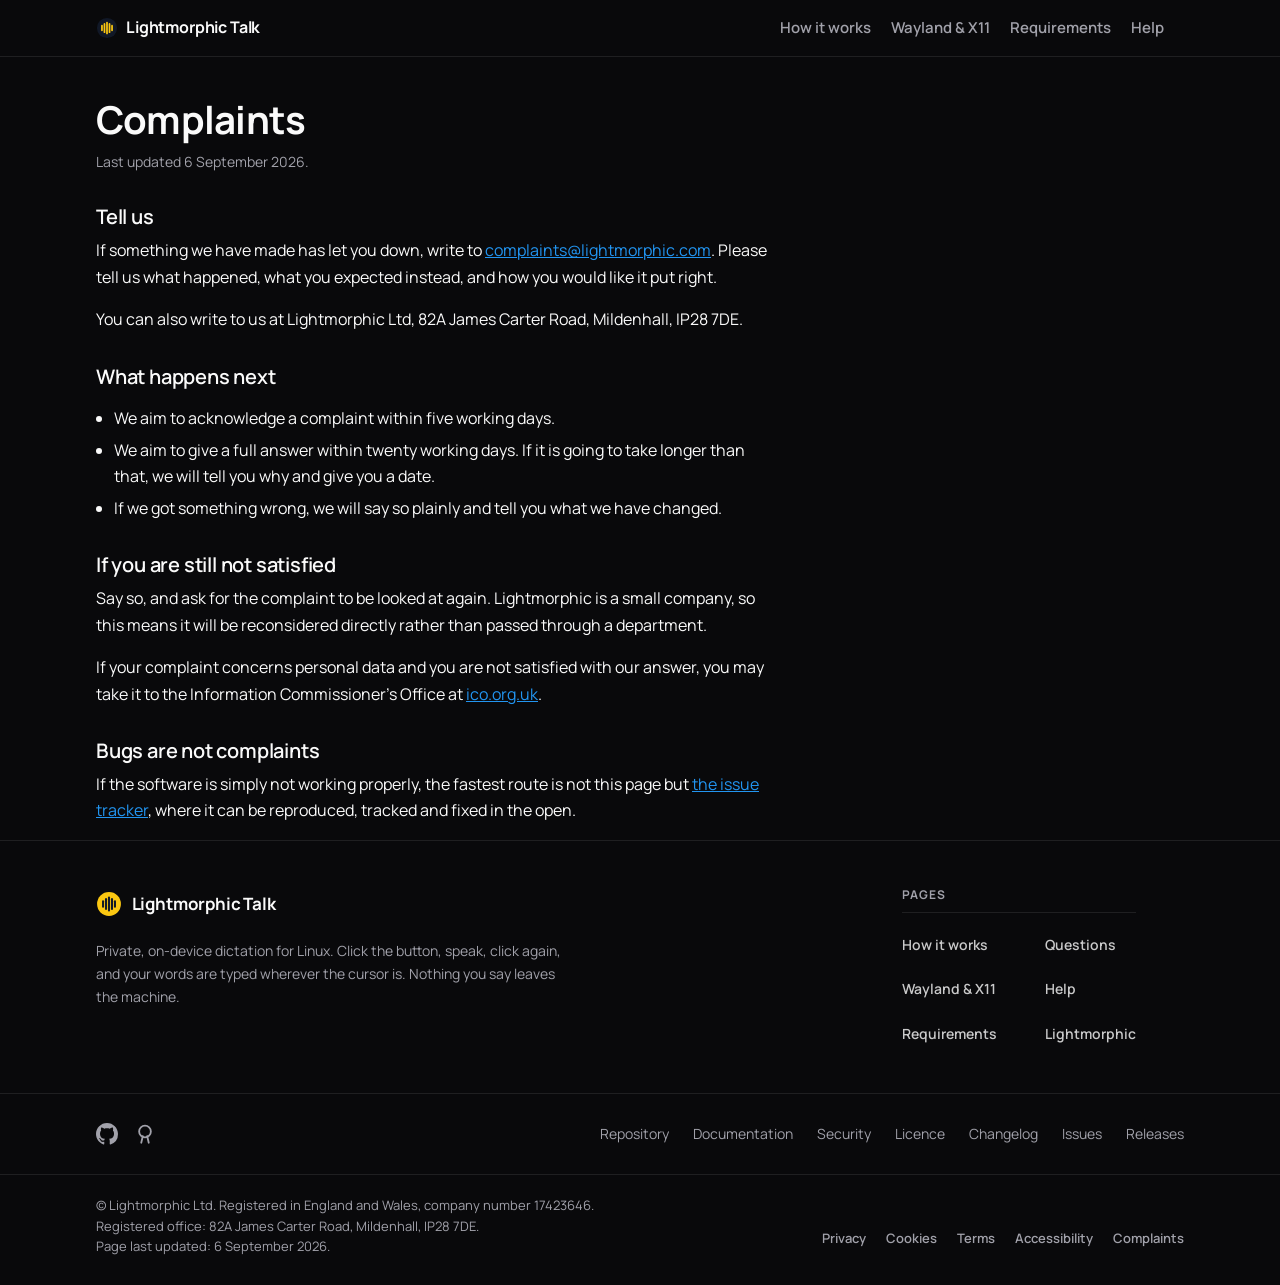
<file: docs/complaints.html>
<!doctype html>
<html lang="en">
<head>
<meta charset="utf-8">
<meta name="viewport" content="width=device-width, initial-scale=1">
<title>Complaints: Lightmorphic Talk</title>
<meta name="description" content="How to complain, what happens next, and how long it should take.">
<link rel="canonical" href="https://talk.lightmorphic.com/complaints.html">
<link rel="icon" href="images/talk.svg" type="image/svg+xml">
<link rel="apple-touch-icon" href="images/talk-512.png">
<link rel="preload" href="fonts/Manrope-VariableFont_wght.ttf" as="font" type="font/ttf" crossorigin>
<link rel="stylesheet" href="style.css">
<meta name="theme-color" content="#09090b">
<meta property="og:title" content="Complaints: Lightmorphic Talk">
<meta property="og:description" content="How to complain, what happens next, and how long it should take.">
<meta property="og:url" content="https://talk.lightmorphic.com/complaints.html">
<meta property="og:type" content="article">
<script type="application/ld+json">
{
  "@context": "https://schema.org",
  "@type": "WebPage",
  "@id": "https://talk.lightmorphic.com/complaints.html",
  "url": "https://talk.lightmorphic.com/complaints.html",
  "name": "Complaints",
  "description": "How to complain, what happens next, and how long it should take.",
  "inLanguage": "en-GB",
  "dateModified": "2026-09-06",
  "isPartOf": { "@id": "https://talk.lightmorphic.com/#website" }
}
</script>
</head>
<body>

<a class="skip" href="#main">Skip to content</a>

<nav class="topnav">
  <div class="wrap topnav-inner">
    <a class="brand" href="./">
      <svg viewBox="0 0 24 24" width="22" height="22" aria-hidden="true">
        <circle cx="12" cy="12" r="11" fill="#111827"/>
        <g stroke="#fbc711" stroke-width="1.9" stroke-linecap="round">
          <line x1="6.5" y1="9.5" x2="6.5" y2="14.5"/>
          <line x1="9.25" y1="7.5" x2="9.25" y2="16.5"/>
          <line x1="12" y1="6" x2="12" y2="18"/>
          <line x1="14.75" y1="7.5" x2="14.75" y2="16.5"/>
          <line x1="17.5" y1="9.5" x2="17.5" y2="14.5"/>
        </g>
      </svg>
      Lightmorphic Talk
    </a>
    <div class="nav-links">
      <a class="hide-sm" href="./#how">How it works</a>
      <a class="hide-sm" href="./#wayland">Wayland &amp; X11</a>
      <a class="hide-sm" href="./#requirements">Requirements</a>
      <a href="help.html">Help</a>
      <div id="all-apps"></div>
    </div>
  </div>
</nav>

<main id="main">

<section class="legal-page">
  <div class="wrap">
    <h1>Complaints</h1>
    <p class="updated">Last updated 6 September 2026.</p>
    <div class="legal-body">
      <h2>Tell us</h2>
      <p>If something we have made has let you down, write to <a href="mailto:complaints@lightmorphic.com">complaints@lightmorphic.com</a>. Please tell us what happened, what you expected instead, and how you would like it put right.</p>
      <p>You can also write to us at Lightmorphic Ltd, 82A James Carter Road, Mildenhall, IP28 7DE.</p>
      
      <h2>What happens next</h2>
      <ul>
        <li>We aim to acknowledge a complaint within five working days.</li>
        <li>We aim to give a full answer within twenty working days. If it is going to take longer than that, we will tell you why and give you a date.</li>
        <li>If we got something wrong, we will say so plainly and tell you what we have changed.</li>
      </ul>
      
      <h2>If you are still not satisfied</h2>
      <p>Say so, and ask for the complaint to be looked at again. Lightmorphic is a small company, so this means it will be reconsidered directly rather than passed through a department.</p>
      <p>If your complaint concerns personal data and you are not satisfied with our answer, you may take it to the Information Commissioner's Office at <a href="https://ico.org.uk">ico.org.uk</a>.</p>
      
      <h2>Bugs are not complaints</h2>
      <p>If the software is simply not working properly, the fastest route is not this page but <a href="https://github.com/lightmorphic/talk/issues">the issue tracker</a>, where it can be reproduced, tracked and fixed in the open.</p>
    </div>
  </div>
</section>

</main>

<footer class="foot">
  <div class="wrap foot-inner">

    <div class="foot-brand">
      <a class="foot-lockup" href="./">
        <svg viewBox="0 0 24 24" width="26" height="26" aria-hidden="true">
          <circle cx="12" cy="12" r="11" fill="#fbc711"/>
          <g stroke="#111827" stroke-width="1.9" stroke-linecap="round">
            <line x1="6.5" y1="9.5" x2="6.5" y2="14.5"/>
            <line x1="9.25" y1="7.5" x2="9.25" y2="16.5"/>
            <line x1="12" y1="6" x2="12" y2="18"/>
            <line x1="14.75" y1="7.5" x2="14.75" y2="16.5"/>
            <line x1="17.5" y1="9.5" x2="17.5" y2="14.5"/>
          </g>
        </svg>
        Lightmorphic Talk
      </a>
      <p class="foot-tagline">Private, on-device dictation for Linux. Click the button, speak, click again, and your words are typed wherever the cursor is. Nothing you say leaves the machine.</p>
    </div>

    <nav class="foot-nav" aria-label="Footer">
      <p class="foot-nav-title">Pages</p>
      <div class="foot-nav-links">
        <a href="./#how">How it works</a>
        <a href="./#wayland">Wayland &amp; X11</a>
        <a href="./#requirements">Requirements</a>
        <a href="./#faq">Questions</a>
        <a href="help.html">Help</a>
        <a href="https://lightmorphic.com">Lightmorphic</a>
      </div>
    </nav>

  </div>
</footer>

<div class="gh-foot">
  <div class="wrap gh-inner">
    <div class="gh-marks">
      <a href="https://github.com/lightmorphic/talk" aria-label="Lightmorphic Talk on GitHub">
        <svg viewBox="0 0 16 16" width="22" height="22" aria-hidden="true" fill="currentColor">
          <path d="M8 0C3.58 0 0 3.58 0 8c0 3.54 2.29 6.53 5.47 7.59.4.07.55-.17.55-.38 0-.19-.01-.82-.01-1.49-2.01.37-2.53-.49-2.69-.94-.09-.23-.48-.94-.82-1.13-.28-.15-.68-.52-.01-.53.63-.01 1.08.58 1.23.82.72 1.21 1.87.87 2.33.66.07-.52.28-.87.51-1.07-1.78-.2-3.64-.89-3.64-3.95 0-.87.31-1.59.82-2.15-.08-.2-.36-1.02.08-2.12 0 0 .67-.21 2.2.82.64-.18 1.32-.27 2-.27.68 0 1.36.09 2 .27 1.53-1.04 2.2-.82 2.2-.82.44 1.1.16 1.92.08 2.12.51.56.82 1.27.82 2.15 0 3.07-1.87 3.75-3.65 3.95.29.25.54.73.54 1.48 0 1.07-.01 1.93-.01 2.2 0 .21.15.46.55.38A8.01 8.01 0 0 0 16 8c0-4.42-3.58-8-8-8Z"/>
        </svg>
      </a>
      <a href="https://opensource.org/license/gpl-3-0" aria-label="GPL-3.0, an Open Source Initiative approved licence">
        <svg viewBox="0 0 24 24" width="22" height="22" aria-hidden="true" fill="none"
             stroke="currentColor" stroke-width="2">
          <circle cx="12" cy="9.2" r="6.4"/>
          <path d="M9.6 14.4 7.9 21.5" stroke-linecap="round"/>
          <path d="M14.4 14.4 16.1 21.5" stroke-linecap="round"/>
        </svg>
      </a>
    </div>
    <nav class="gh-links" aria-label="Source code">
      <a href="https://github.com/lightmorphic/talk">Repository</a>
      <a href="https://github.com/lightmorphic/talk#readme">Documentation</a>
      <a href="https://github.com/lightmorphic/talk/blob/main/SECURITY-AUDIT.md">Security</a>
      <a href="https://github.com/lightmorphic/talk/blob/main/LICENSE">Licence</a>
      <a href="https://github.com/lightmorphic/talk/commits/main">Changelog</a>
      <a href="https://github.com/lightmorphic/talk/issues">Issues</a>
      <a href="https://github.com/lightmorphic/talk/releases">Releases</a>
    </nav>
  </div>
</div>

<div class="legal">
  <div class="wrap legal-inner">
    <p class="legal-text">
      &copy; Lightmorphic Ltd. Registered in England and Wales, company number 17423646.<br>
      Registered office: 82A James Carter Road, Mildenhall, IP28 7DE.<br>
      Page last updated: 6 September 2026.
    </p>
    <nav class="legal-links" aria-label="Legal">
      <a href="privacy.html">Privacy</a>
      <a href="cookies.html">Cookies</a>
      <a href="terms.html">Terms</a>
      <a href="accessibility.html">Accessibility</a>
      <a href="complaints.html">Complaints</a>
    </nav>
  </div>
</div>

<script src="https://apps.lightmorphic.com/launcher.js" defer></script>
</body>
</html>
</file>
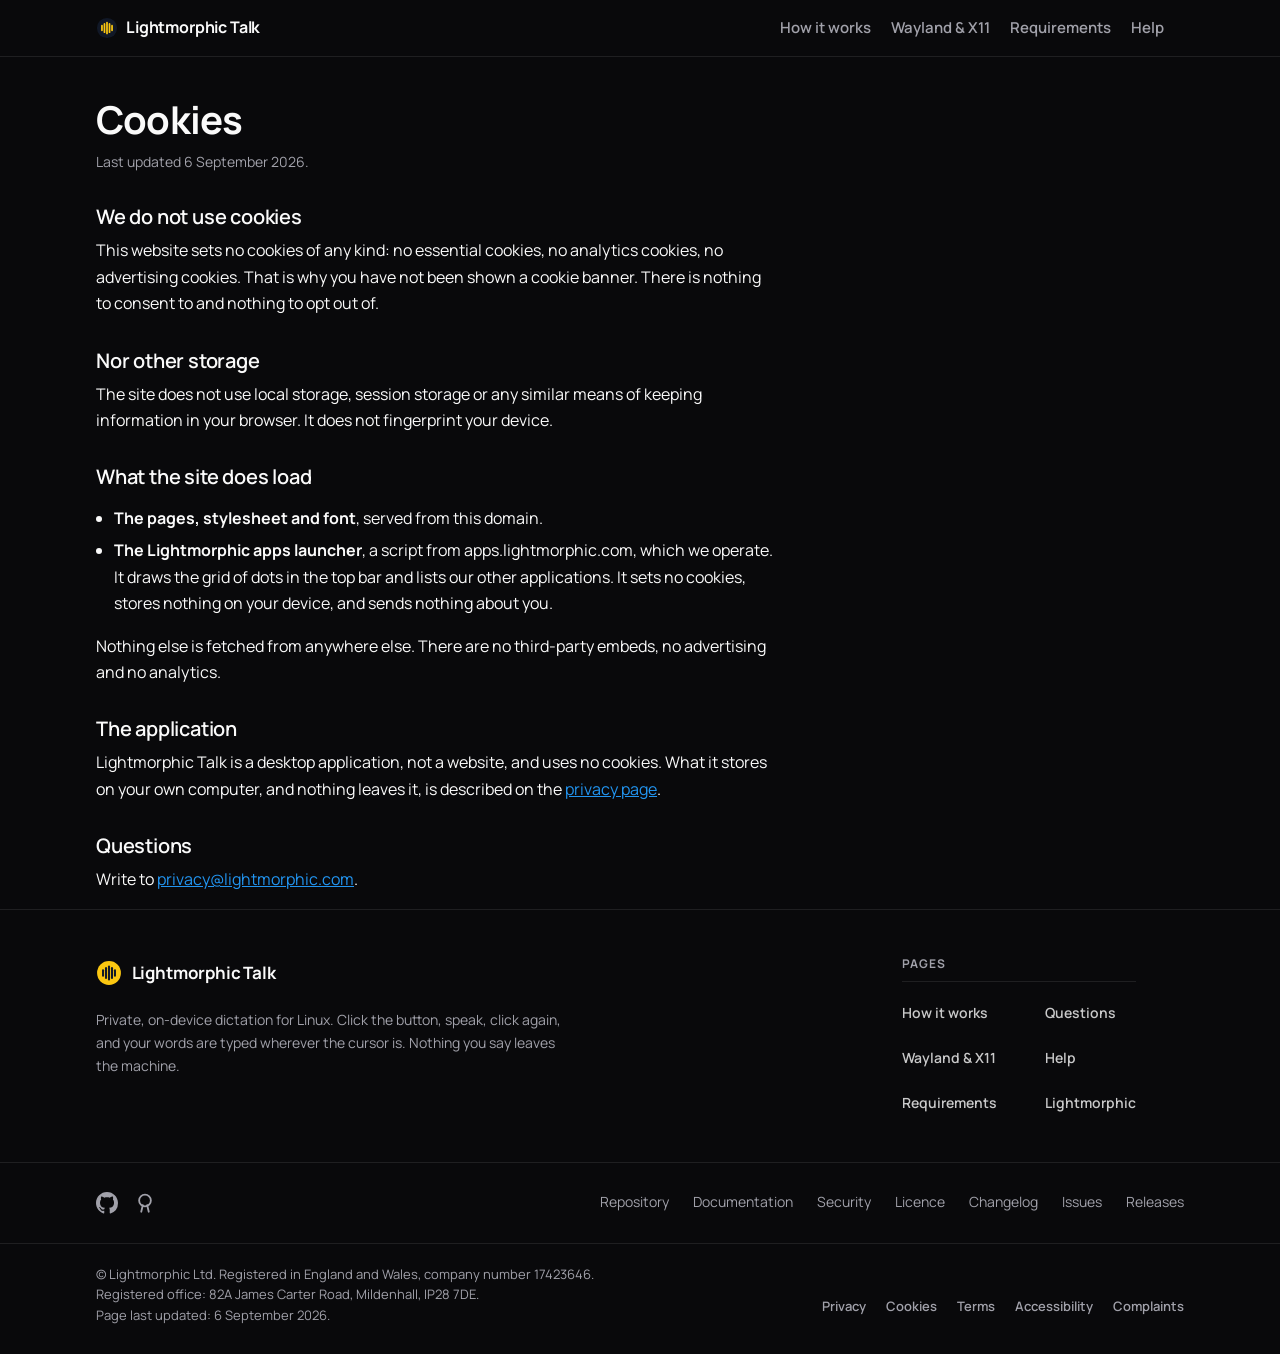
<file: docs/cookies.html>
<!doctype html>
<html lang="en">
<head>
<meta charset="utf-8">
<meta name="viewport" content="width=device-width, initial-scale=1">
<title>Cookies: Lightmorphic Talk</title>
<meta name="description" content="This website does not use cookies. Here is exactly what it does instead.">
<link rel="canonical" href="https://talk.lightmorphic.com/cookies.html">
<link rel="icon" href="images/talk.svg" type="image/svg+xml">
<link rel="apple-touch-icon" href="images/talk-512.png">
<link rel="preload" href="fonts/Manrope-VariableFont_wght.ttf" as="font" type="font/ttf" crossorigin>
<link rel="stylesheet" href="style.css">
<meta name="theme-color" content="#09090b">
<meta property="og:title" content="Cookies: Lightmorphic Talk">
<meta property="og:description" content="This website does not use cookies. Here is exactly what it does instead.">
<meta property="og:url" content="https://talk.lightmorphic.com/cookies.html">
<meta property="og:type" content="article">
<script type="application/ld+json">
{
  "@context": "https://schema.org",
  "@type": "WebPage",
  "@id": "https://talk.lightmorphic.com/cookies.html",
  "url": "https://talk.lightmorphic.com/cookies.html",
  "name": "Cookies",
  "description": "This website does not use cookies. Here is exactly what it does instead.",
  "inLanguage": "en-GB",
  "dateModified": "2026-09-06",
  "isPartOf": { "@id": "https://talk.lightmorphic.com/#website" }
}
</script>
</head>
<body>

<a class="skip" href="#main">Skip to content</a>

<nav class="topnav">
  <div class="wrap topnav-inner">
    <a class="brand" href="./">
      <svg viewBox="0 0 24 24" width="22" height="22" aria-hidden="true">
        <circle cx="12" cy="12" r="11" fill="#111827"/>
        <g stroke="#fbc711" stroke-width="1.9" stroke-linecap="round">
          <line x1="6.5" y1="9.5" x2="6.5" y2="14.5"/>
          <line x1="9.25" y1="7.5" x2="9.25" y2="16.5"/>
          <line x1="12" y1="6" x2="12" y2="18"/>
          <line x1="14.75" y1="7.5" x2="14.75" y2="16.5"/>
          <line x1="17.5" y1="9.5" x2="17.5" y2="14.5"/>
        </g>
      </svg>
      Lightmorphic Talk
    </a>
    <div class="nav-links">
      <a class="hide-sm" href="./#how">How it works</a>
      <a class="hide-sm" href="./#wayland">Wayland &amp; X11</a>
      <a class="hide-sm" href="./#requirements">Requirements</a>
      <a href="help.html">Help</a>
      <div id="all-apps"></div>
    </div>
  </div>
</nav>

<main id="main">

<section class="legal-page">
  <div class="wrap">
    <h1>Cookies</h1>
    <p class="updated">Last updated 6 September 2026.</p>
    <div class="legal-body">
      <h2>We do not use cookies</h2>
      <p>This website sets no cookies of any kind: no essential cookies, no analytics cookies, no advertising cookies. That is why you have not been shown a cookie banner. There is nothing to consent to and nothing to opt out of.</p>
      
      <h2>Nor other storage</h2>
      <p>The site does not use local storage, session storage or any similar means of keeping information in your browser. It does not fingerprint your device.</p>
      
      <h2>What the site does load</h2>
      <ul>
        <li><strong>The pages, stylesheet and font</strong>, served from this domain.</li>
        <li><strong>The Lightmorphic apps launcher</strong>, a script from apps.lightmorphic.com, which we operate. It draws the grid of dots in the top bar and lists our other applications. It sets no cookies, stores nothing on your device, and sends nothing about you.</li>
      </ul>
      <p>Nothing else is fetched from anywhere else. There are no third-party embeds, no advertising and no analytics.</p>
      
      <h2>The application</h2>
      <p>Lightmorphic Talk is a desktop application, not a website, and uses no cookies. What it stores on your own computer, and nothing leaves it, is described on the <a href="privacy.html">privacy page</a>.</p>
      
      <h2>Questions</h2>
      <p>Write to <a href="mailto:privacy@lightmorphic.com">privacy@lightmorphic.com</a>.</p>
    </div>
  </div>
</section>

</main>

<footer class="foot">
  <div class="wrap foot-inner">

    <div class="foot-brand">
      <a class="foot-lockup" href="./">
        <svg viewBox="0 0 24 24" width="26" height="26" aria-hidden="true">
          <circle cx="12" cy="12" r="11" fill="#fbc711"/>
          <g stroke="#111827" stroke-width="1.9" stroke-linecap="round">
            <line x1="6.5" y1="9.5" x2="6.5" y2="14.5"/>
            <line x1="9.25" y1="7.5" x2="9.25" y2="16.5"/>
            <line x1="12" y1="6" x2="12" y2="18"/>
            <line x1="14.75" y1="7.5" x2="14.75" y2="16.5"/>
            <line x1="17.5" y1="9.5" x2="17.5" y2="14.5"/>
          </g>
        </svg>
        Lightmorphic Talk
      </a>
      <p class="foot-tagline">Private, on-device dictation for Linux. Click the button, speak, click again, and your words are typed wherever the cursor is. Nothing you say leaves the machine.</p>
    </div>

    <nav class="foot-nav" aria-label="Footer">
      <p class="foot-nav-title">Pages</p>
      <div class="foot-nav-links">
        <a href="./#how">How it works</a>
        <a href="./#wayland">Wayland &amp; X11</a>
        <a href="./#requirements">Requirements</a>
        <a href="./#faq">Questions</a>
        <a href="help.html">Help</a>
        <a href="https://lightmorphic.com">Lightmorphic</a>
      </div>
    </nav>

  </div>
</footer>

<div class="gh-foot">
  <div class="wrap gh-inner">
    <div class="gh-marks">
      <a href="https://github.com/lightmorphic/talk" aria-label="Lightmorphic Talk on GitHub">
        <svg viewBox="0 0 16 16" width="22" height="22" aria-hidden="true" fill="currentColor">
          <path d="M8 0C3.58 0 0 3.58 0 8c0 3.54 2.29 6.53 5.47 7.59.4.07.55-.17.55-.38 0-.19-.01-.82-.01-1.49-2.01.37-2.53-.49-2.69-.94-.09-.23-.48-.94-.82-1.13-.28-.15-.68-.52-.01-.53.63-.01 1.08.58 1.23.82.72 1.21 1.87.87 2.33.66.07-.52.28-.87.51-1.07-1.78-.2-3.64-.89-3.64-3.95 0-.87.31-1.59.82-2.15-.08-.2-.36-1.02.08-2.12 0 0 .67-.21 2.2.82.64-.18 1.32-.27 2-.27.68 0 1.36.09 2 .27 1.53-1.04 2.2-.82 2.2-.82.44 1.1.16 1.92.08 2.12.51.56.82 1.27.82 2.15 0 3.07-1.87 3.75-3.65 3.95.29.25.54.73.54 1.48 0 1.07-.01 1.93-.01 2.2 0 .21.15.46.55.38A8.01 8.01 0 0 0 16 8c0-4.42-3.58-8-8-8Z"/>
        </svg>
      </a>
      <a href="https://opensource.org/license/gpl-3-0" aria-label="GPL-3.0, an Open Source Initiative approved licence">
        <svg viewBox="0 0 24 24" width="22" height="22" aria-hidden="true" fill="none"
             stroke="currentColor" stroke-width="2">
          <circle cx="12" cy="9.2" r="6.4"/>
          <path d="M9.6 14.4 7.9 21.5" stroke-linecap="round"/>
          <path d="M14.4 14.4 16.1 21.5" stroke-linecap="round"/>
        </svg>
      </a>
    </div>
    <nav class="gh-links" aria-label="Source code">
      <a href="https://github.com/lightmorphic/talk">Repository</a>
      <a href="https://github.com/lightmorphic/talk#readme">Documentation</a>
      <a href="https://github.com/lightmorphic/talk/blob/main/SECURITY-AUDIT.md">Security</a>
      <a href="https://github.com/lightmorphic/talk/blob/main/LICENSE">Licence</a>
      <a href="https://github.com/lightmorphic/talk/commits/main">Changelog</a>
      <a href="https://github.com/lightmorphic/talk/issues">Issues</a>
      <a href="https://github.com/lightmorphic/talk/releases">Releases</a>
    </nav>
  </div>
</div>

<div class="legal">
  <div class="wrap legal-inner">
    <p class="legal-text">
      &copy; Lightmorphic Ltd. Registered in England and Wales, company number 17423646.<br>
      Registered office: 82A James Carter Road, Mildenhall, IP28 7DE.<br>
      Page last updated: 6 September 2026.
    </p>
    <nav class="legal-links" aria-label="Legal">
      <a href="privacy.html">Privacy</a>
      <a href="cookies.html">Cookies</a>
      <a href="terms.html">Terms</a>
      <a href="accessibility.html">Accessibility</a>
      <a href="complaints.html">Complaints</a>
    </nav>
  </div>
</div>

<script src="https://apps.lightmorphic.com/launcher.js" defer></script>
</body>
</html>
</file>
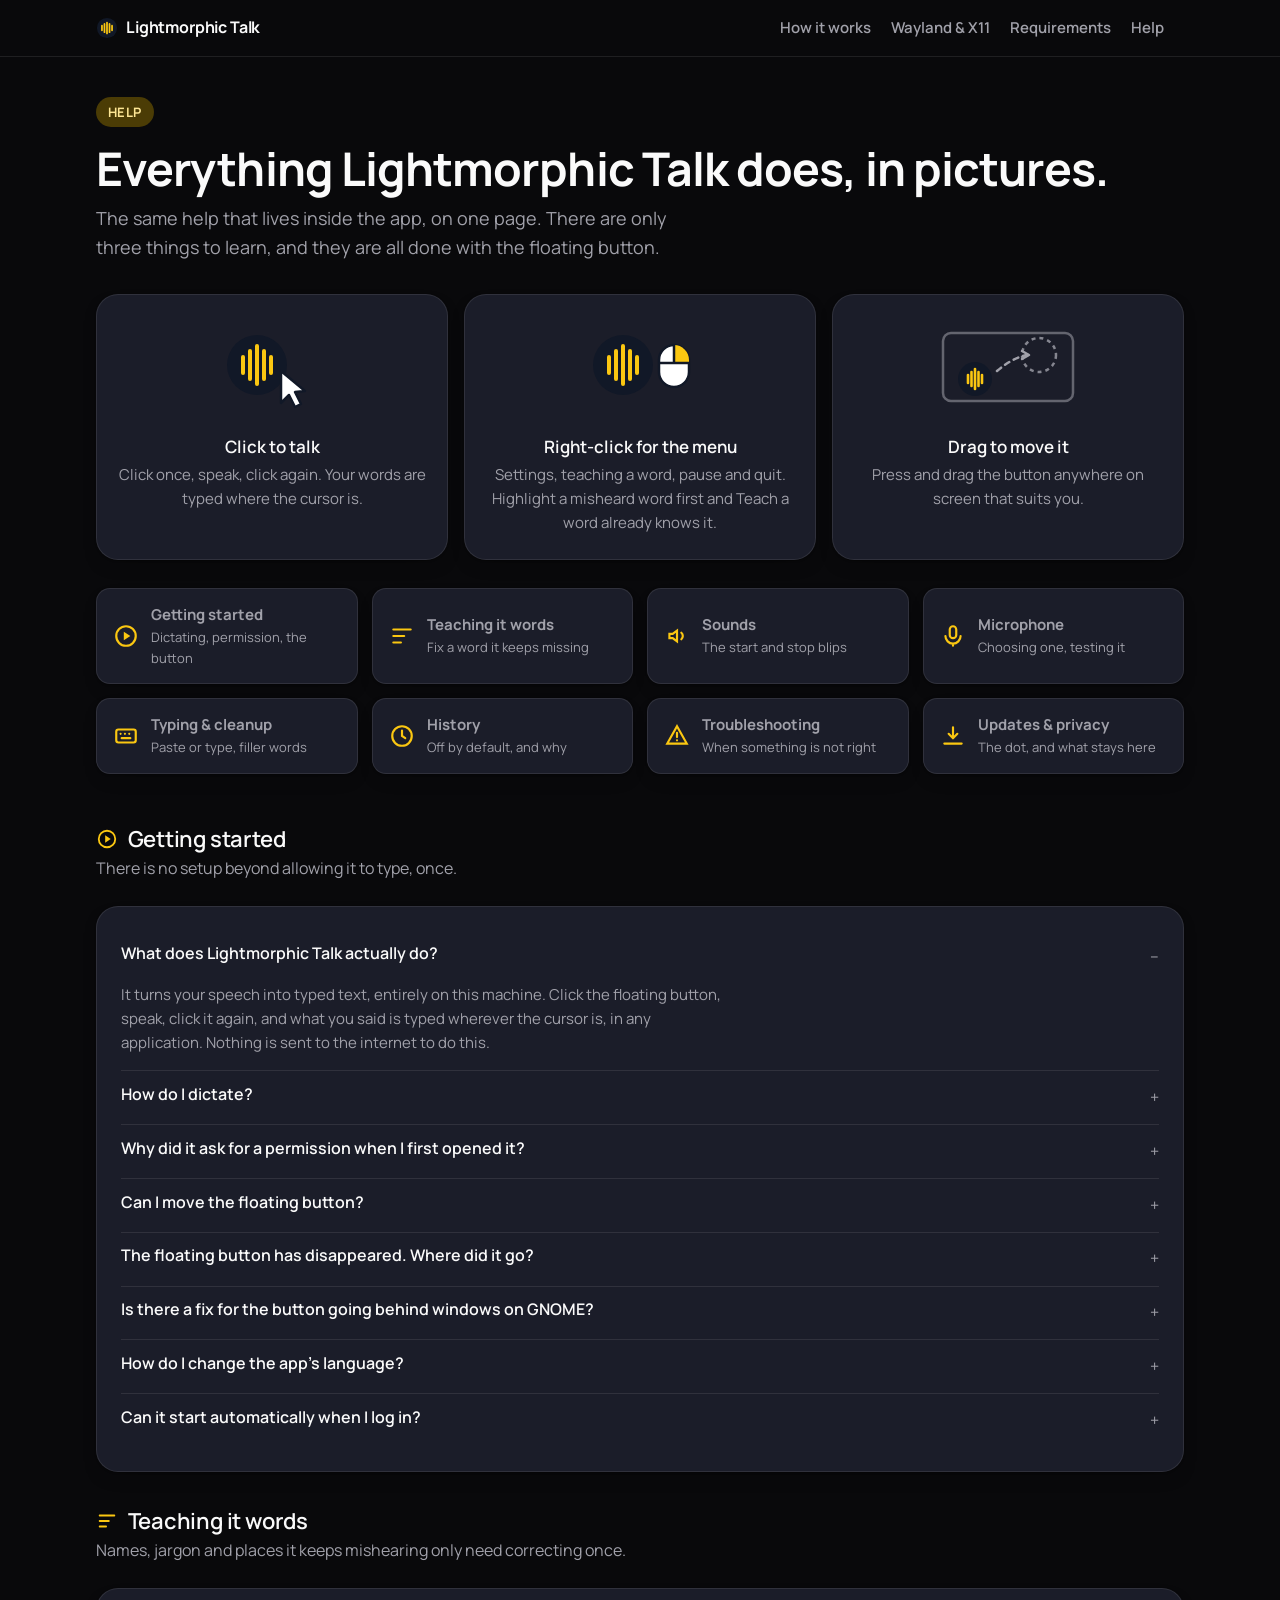
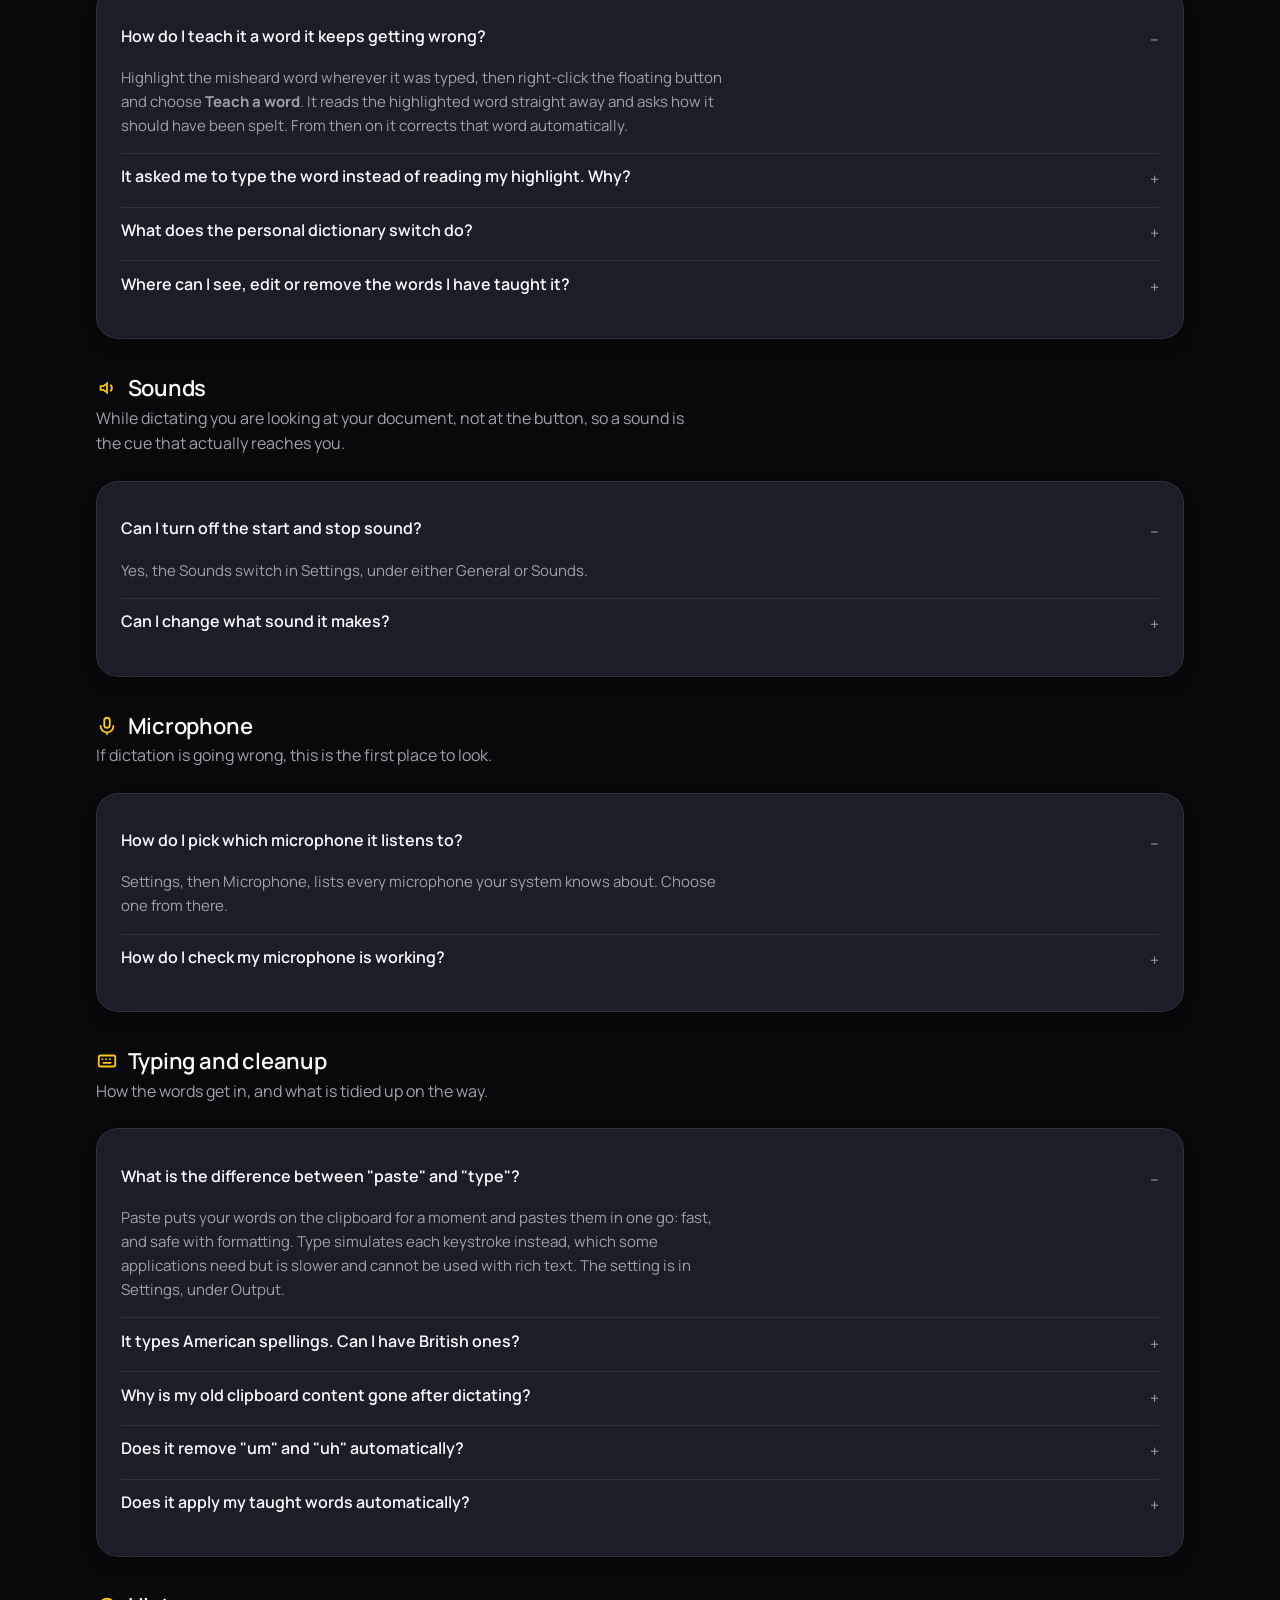
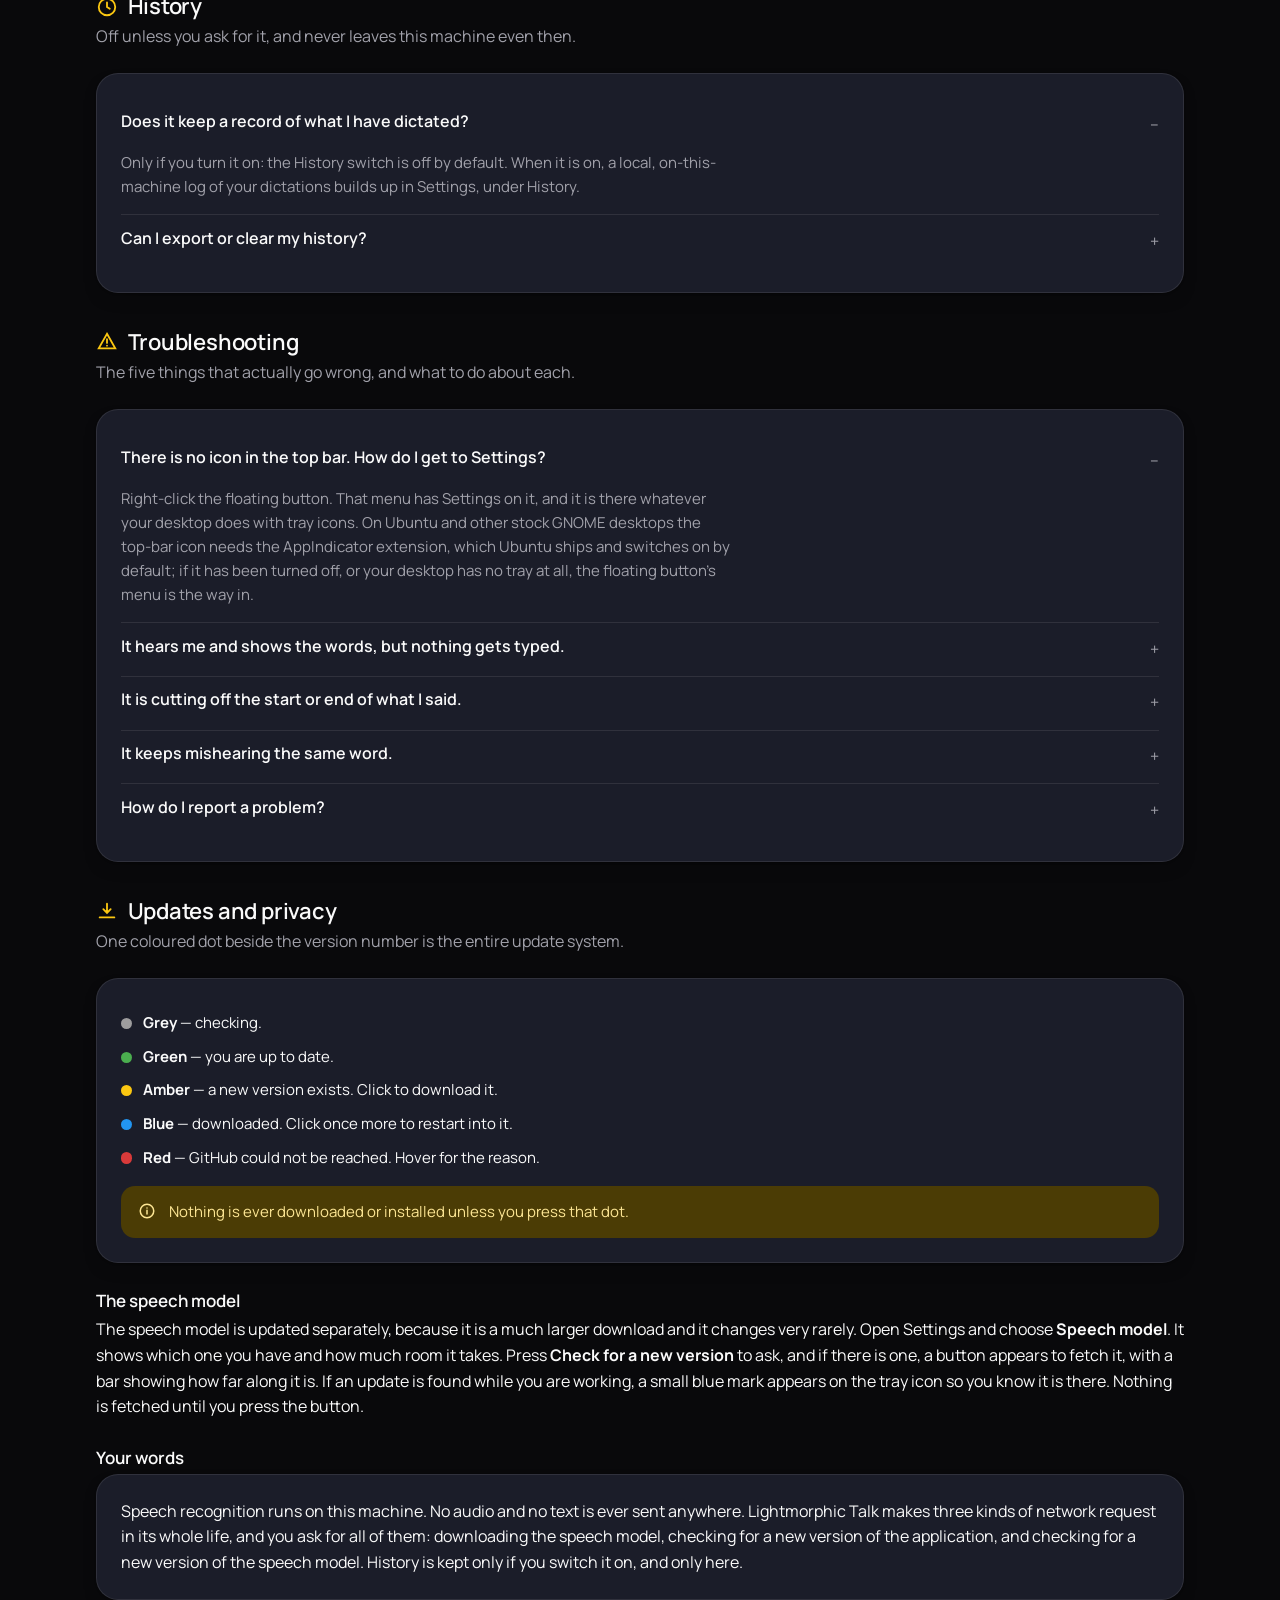
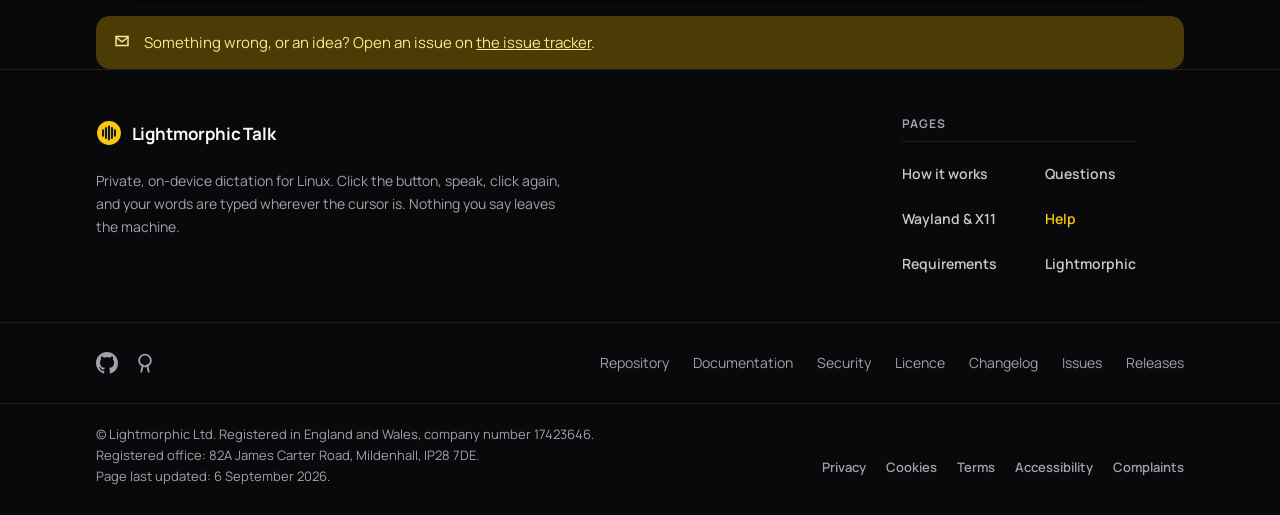
<file: docs/help.html>
<!doctype html>
<html lang="en">
<head>
<meta charset="utf-8">
<meta name="viewport" content="width=device-width, initial-scale=1">
<title>Help: how to use Lightmorphic Talk</title>
<meta name="description" content="How to dictate, teach it words, pick a microphone, and fix problems. The same help that is built into Lightmorphic Talk, with pictures.">
<link rel="canonical" href="https://talk.lightmorphic.com/help.html">
<link rel="icon" href="images/talk.svg" type="image/svg+xml">
<link rel="apple-touch-icon" href="images/talk-512.png">
<link rel="preload" href="fonts/Manrope-VariableFont_wght.ttf" as="font" type="font/ttf" crossorigin>
<link rel="stylesheet" href="style.css">
<meta name="theme-color" content="#111827">
<meta property="og:title" content="Help: how to use Lightmorphic Talk">
<meta property="og:description" content="How to dictate, teach it words, pick a microphone, and fix problems.">
<meta property="og:url" content="https://talk.lightmorphic.com/help.html">
<meta property="og:image" content="https://talk.lightmorphic.com/images/talk-512.png">
<meta property="og:type" content="article">
<script type="application/ld+json">
{
  "@context": "https://schema.org",
  "@type": "WebPage",
  "@id": "https://talk.lightmorphic.com/help.html",
  "url": "https://talk.lightmorphic.com/help.html",
  "name": "Help: how to use Lightmorphic Talk",
  "description": "How to dictate, teach it words, pick a microphone, and fix problems.",
  "inLanguage": "en-GB",
  "isPartOf": { "@id": "https://talk.lightmorphic.com/#website" },
  "about": { "@id": "https://talk.lightmorphic.com/#app" }
}
</script>
</head>
<body>

<a class="skip" href="#main">Skip to content</a>

<nav class="topnav">
  <div class="wrap topnav-inner">
    <a class="brand" href="./">
      <svg viewBox="0 0 24 24" width="22" height="22" aria-hidden="true">
        <circle cx="12" cy="12" r="11" fill="#111827"/>
        <g stroke="#fbc711" stroke-width="1.9" stroke-linecap="round">
          <line x1="6.5" y1="9.5" x2="6.5" y2="14.5"/>
          <line x1="9.25" y1="7.5" x2="9.25" y2="16.5"/>
          <line x1="12" y1="6" x2="12" y2="18"/>
          <line x1="14.75" y1="7.5" x2="14.75" y2="16.5"/>
          <line x1="17.5" y1="9.5" x2="17.5" y2="14.5"/>
        </g>
      </svg>
      Lightmorphic Talk
    </a>
    <div class="nav-links">
      <a class="hide-sm" href="./#how">How it works</a>
      <a class="hide-sm" href="./#wayland">Wayland &amp; X11</a>
      <a class="hide-sm" href="./#requirements">Requirements</a>
      <a href="help.html" aria-current="page">Help</a>
      <div id="all-apps"></div>
    </div>
  </div>
</nav>

<main id="main">

<header class="help-hero">
  <div class="wrap">
    <p class="eyebrow">Help</p>
    <h1>Everything Lightmorphic Talk does, in pictures.</h1>
    <p class="lede">The same help that lives inside the app, on one page. There are only three things to learn, and they are all done with the floating button.</p>

    <div class="gestures">

      <div class="gesture">
        <figure>
          <svg viewBox="0 0 150 96" width="150" height="96" role="img" aria-label="A left click on the round record button starts and stops dictation">
            <circle cx="60" cy="46" r="30" fill="#111827"/>
            <g stroke="#fbc711" stroke-width="4" stroke-linecap="round">
              <line x1="46" y1="38" x2="46" y2="54"/>
              <line x1="53" y1="32" x2="53" y2="60"/>
              <line x1="60" y1="27" x2="60" y2="65"/>
              <line x1="67" y1="32" x2="67" y2="60"/>
              <line x1="74" y1="38" x2="74" y2="54"/>
            </g>
            <path d="M84 52 L84 84 L92 76 L98 88 L104 85 L98 73 L108 72 Z"
                  fill="#ffffff" stroke="#111827" stroke-width="2.5" stroke-linejoin="round"/>
          </svg>
        </figure>
        <h3>Click to talk</h3>
        <p>Click once, speak, click again. Your words are typed where the cursor is.</p>
      </div>

      <div class="gesture">
        <figure>
          <svg viewBox="0 0 150 96" width="150" height="96" role="img" aria-label="A right click on the button opens its menu">
            <circle cx="58" cy="46" r="30" fill="#111827"/>
            <g stroke="#fbc711" stroke-width="4" stroke-linecap="round">
              <line x1="44" y1="38" x2="44" y2="54"/>
              <line x1="51" y1="32" x2="51" y2="60"/>
              <line x1="58" y1="27" x2="58" y2="65"/>
              <line x1="65" y1="32" x2="65" y2="60"/>
              <line x1="72" y1="38" x2="72" y2="54"/>
            </g>
            <rect x="94" y="26" width="30" height="42" rx="15"
                  fill="#ffffff" stroke="#111827" stroke-width="2.5"/>
            <path d="M109 26 a15 15 0 0 1 15 15 v3 h-15 z" fill="#fbc711"/>
            <line x1="109" y1="26" x2="109" y2="44" stroke="#111827" stroke-width="2.5"/>
            <line x1="94" y1="44" x2="124" y2="44" stroke="#111827" stroke-width="2.5"/>
          </svg>
        </figure>
        <h3>Right-click for the menu</h3>
        <p>Settings, teaching a word, pause and quit. Highlight a misheard word first and Teach a word already knows it.</p>
      </div>

      <div class="gesture">
        <figure>
          <svg viewBox="0 0 150 96" width="150" height="96" role="img" aria-label="Dragging the button moves it anywhere on screen">
            <rect x="10" y="14" width="130" height="68" rx="8" fill="none"
                  stroke="var(--muted-fg)" stroke-width="2.5" opacity=".55"/>
            <circle cx="42" cy="60" r="17" fill="#111827"/>
            <g stroke="#fbc711" stroke-width="2.6" stroke-linecap="round">
              <line x1="35" y1="56" x2="35" y2="64"/>
              <line x1="38.5" y1="53" x2="38.5" y2="67"/>
              <line x1="42" y1="50" x2="42" y2="70"/>
              <line x1="45.5" y1="53" x2="45.5" y2="67"/>
              <line x1="49" y1="56" x2="49" y2="64"/>
            </g>
            <circle cx="106" cy="36" r="17" fill="none" stroke="var(--muted-fg)"
                    stroke-width="2.5" stroke-dasharray="4 4" opacity=".8"/>
            <path d="M64 52 C78 40 90 36 96 36" fill="none" stroke="var(--muted-fg)"
                  stroke-width="2.5" stroke-dasharray="5 5" stroke-linecap="round"/>
            <path d="M96 36 l-7 -4 m7 4 l-7 4" fill="none" stroke="var(--muted-fg)"
                  stroke-width="2.5" stroke-linecap="round"/>
          </svg>
        </figure>
        <h3>Drag to move it</h3>
        <p>Press and drag the button anywhere on screen that suits you.</p>
      </div>

    </div>

    <nav class="help-nav" aria-label="Help sections">
      <a href="#start">
        <svg viewBox="0 0 24 24" width="26" height="26" aria-hidden="true" fill="none"
             stroke="var(--accent)" stroke-width="2" stroke-linecap="round">
          <circle cx="12" cy="12" r="9"/><path d="M10 8l6 4-6 4z" fill="var(--accent)" stroke="none"/>
        </svg>
        <span><b>Getting started</b><span>Dictating, permission, the button</span></span>
      </a>
      <a href="#teach">
        <svg viewBox="0 0 24 24" width="26" height="26" aria-hidden="true" fill="none"
             stroke="var(--accent)" stroke-width="2" stroke-linecap="round">
          <path d="M4 6h16M4 12h10M4 18h7"/>
        </svg>
        <span><b>Teaching it words</b><span>Fix a word it keeps missing</span></span>
      </a>
      <a href="#sounds">
        <svg viewBox="0 0 24 24" width="26" height="26" aria-hidden="true" fill="none"
             stroke="var(--accent)" stroke-width="2" stroke-linecap="round">
          <path d="M5 10v4h3l4 3V7L8 10z"/><path d="M16 9a4 4 0 0 1 0 6"/>
        </svg>
        <span><b>Sounds</b><span>The start and stop blips</span></span>
      </a>
      <a href="#mic">
        <svg viewBox="0 0 24 24" width="26" height="26" aria-hidden="true" fill="none"
             stroke="var(--accent)" stroke-width="2" stroke-linecap="round">
          <rect x="9" y="3" width="6" height="11" rx="3"/><path d="M5 12a7 7 0 0 0 14 0M12 19v2"/>
        </svg>
        <span><b>Microphone</b><span>Choosing one, testing it</span></span>
      </a>
      <a href="#output">
        <svg viewBox="0 0 24 24" width="26" height="26" aria-hidden="true" fill="none"
             stroke="var(--accent)" stroke-width="2" stroke-linecap="round">
          <rect x="3" y="6" width="18" height="12" rx="2"/><path d="M7 10h.01M11 10h.01M15 10h.01M8 14h8"/>
        </svg>
        <span><b>Typing &amp; cleanup</b><span>Paste or type, filler words</span></span>
      </a>
      <a href="#history">
        <svg viewBox="0 0 24 24" width="26" height="26" aria-hidden="true" fill="none"
             stroke="var(--accent)" stroke-width="2" stroke-linecap="round">
          <circle cx="12" cy="12" r="9"/><path d="M12 7v5l3 2"/>
        </svg>
        <span><b>History</b><span>Off by default, and why</span></span>
      </a>
      <a href="#trouble">
        <svg viewBox="0 0 24 24" width="26" height="26" aria-hidden="true" fill="none"
             stroke="var(--accent)" stroke-width="2" stroke-linecap="round">
          <path d="M12 3l9 16H3z"/><path d="M12 9v4M12 16h.01"/>
        </svg>
        <span><b>Troubleshooting</b><span>When something is not right</span></span>
      </a>
      <a href="#updates">
        <svg viewBox="0 0 24 24" width="26" height="26" aria-hidden="true" fill="none"
             stroke="var(--accent)" stroke-width="2" stroke-linecap="round">
          <path d="M12 4v10M8 10l4 4 4-4M4 19h16"/>
        </svg>
        <span><b>Updates &amp; privacy</b><span>The dot, and what stays here</span></span>
      </a>
    </nav>
  </div>
</header>

<section class="help-section" id="start" aria-labelledby="start-title">
  <div class="wrap">
    <h2 id="start-title">
      <svg viewBox="0 0 24 24" width="22" height="22" aria-hidden="true" fill="none"
           stroke="var(--accent)" stroke-width="2" stroke-linecap="round">
        <circle cx="12" cy="12" r="9"/><path d="M10 8l6 4-6 4z" fill="var(--accent)" stroke="none"/>
      </svg>
      Getting started
    </h2>
    <p class="section-intro">There is no setup beyond allowing it to type, once.</p>
    <div class="panel faq">
      <details class="faq-item" open>
        <summary><h3>What does Lightmorphic Talk actually do?</h3></summary>
        <p>It turns your speech into typed text, entirely on this machine. Click the floating button, speak, click it again, and what you said is typed wherever the cursor is, in any application. Nothing is sent to the internet to do this.</p>
      </details>
      <details class="faq-item">
        <summary><h3>How do I dictate?</h3></summary>
        <p>Click the floating button once to start listening, speak, then click it again to stop. What you said is typed wherever the cursor was when you clicked.</p>
      </details>
      <details class="faq-item">
        <summary><h3>Why did it ask for a permission when I first opened it?</h3></summary>
        <p>On a Wayland desktop, no app is allowed to type into other windows unless it asks first. Lightmorphic Talk asks once, during setup: click Share when your desktop's own permission window appears. Without that, it still hears you, but nothing gets typed.</p>
      </details>
      <details class="faq-item">
        <summary><h3>Can I move the floating button?</h3></summary>
        <p>Yes, press and drag it anywhere on screen. On Wayland the desktop decides exactly where it lands when you let go, rather than Lightmorphic Talk; on X11 it drops exactly where you release it.</p>
      </details>
      <details class="faq-item">
        <summary><h3>The floating button has disappeared. Where did it go?</h3></summary>
        <p>It is probably sitting behind another window. Click the Lightmorphic Talk icon in your system tray and it comes back to the bottom of the screen. On GNOME this can happen fairly often: GNOME does not let apps stay on top the way other desktops do, so it is not a fault in Lightmorphic Talk.</p>
      </details>
      <details class="faq-item">
        <summary><h3>Is there a fix for the button going behind windows on GNOME?</h3></summary>
        <p>Yes, an optional GNOME Shell extension that keeps it on top. Get it from the <a href="https://github.com/lightmorphic/talk/tree/main/gnome-extension">gnome-extension folder on GitHub</a>, with install steps in its README.</p>
      </details>
      <details class="faq-item">
        <summary><h3>How do I change the app's language?</h3></summary>
        <p>Settings, then General, then Language. It changes straight away, no restart needed.</p>
      </details>
      <details class="faq-item">
        <summary><h3>Can it start automatically when I log in?</h3></summary>
        <p>Yes, the "Start automatically" switch in Settings, under General.</p>
      </details>
    </div>
  </div>
</section>

<section class="help-section" id="teach" aria-labelledby="teach-title">
  <div class="wrap">
    <h2 id="teach-title">
      <svg viewBox="0 0 24 24" width="22" height="22" aria-hidden="true" fill="none"
           stroke="var(--accent)" stroke-width="2" stroke-linecap="round">
        <path d="M4 6h16M4 12h10M4 18h7"/>
      </svg>
      Teaching it words
    </h2>
    <p class="section-intro">Names, jargon and places it keeps mishearing only need correcting once.</p>
    <div class="panel faq">
      <details class="faq-item" open>
        <summary><h3>How do I teach it a word it keeps getting wrong?</h3></summary>
        <p>Highlight the misheard word wherever it was typed, then right-click the floating button and choose <b>Teach a word</b>. It reads the highlighted word straight away and asks how it should have been spelt. From then on it corrects that word automatically.</p>
      </details>
      <details class="faq-item">
        <summary><h3>It asked me to type the word instead of reading my highlight. Why?</h3></summary>
        <p>On Wayland, an app is not allowed to read text highlighted in another app; only X11 allows that. Type the misheard word by hand instead, and the rest of the dialog works the same.</p>
      </details>
      <details class="faq-item">
        <summary><h3>What does the personal dictionary switch do?</h3></summary>
        <p>Turns the whole feature off: no words you have taught it get corrected any more, and <b>Teach a word</b> disappears from the floating button's menu, until you switch it back on.</p>
      </details>
      <details class="faq-item">
        <summary><h3>Where can I see, edit or remove the words I have taught it?</h3></summary>
        <p>Settings, then Dictionary, lists every word pair. Click a row's remove icon to delete it, or use Export and Import to back the list up or move it to another machine.</p>
      </details>
    </div>
  </div>
</section>

<section class="help-section" id="sounds" aria-labelledby="sounds-title">
  <div class="wrap">
    <h2 id="sounds-title">
      <svg viewBox="0 0 24 24" width="22" height="22" aria-hidden="true" fill="none"
           stroke="var(--accent)" stroke-width="2" stroke-linecap="round">
        <path d="M5 10v4h3l4 3V7L8 10z"/><path d="M16 9a4 4 0 0 1 0 6"/>
      </svg>
      Sounds
    </h2>
    <p class="section-intro">While dictating you are looking at your document, not at the button, so a sound is the cue that actually reaches you.</p>
    <div class="panel faq">
      <details class="faq-item" open>
        <summary><h3>Can I turn off the start and stop sound?</h3></summary>
        <p>Yes, the Sounds switch in Settings, under either General or Sounds.</p>
      </details>
      <details class="faq-item">
        <summary><h3>Can I change what sound it makes?</h3></summary>
        <p>Settings, then Sounds, has ten to choose from. Click the small triangle beside any of them to hear it before picking.</p>
      </details>
    </div>
  </div>
</section>

<section class="help-section" id="mic" aria-labelledby="mic-title">
  <div class="wrap">
    <h2 id="mic-title">
      <svg viewBox="0 0 24 24" width="22" height="22" aria-hidden="true" fill="none"
           stroke="var(--accent)" stroke-width="2" stroke-linecap="round">
        <rect x="9" y="3" width="6" height="11" rx="3"/><path d="M5 12a7 7 0 0 0 14 0M12 19v2"/>
      </svg>
      Microphone
    </h2>
    <p class="section-intro">If dictation is going wrong, this is the first place to look.</p>
    <div class="panel faq">
      <details class="faq-item" open>
        <summary><h3>How do I pick which microphone it listens to?</h3></summary>
        <p>Settings, then Microphone, lists every microphone your system knows about. Choose one from there.</p>
      </details>
      <details class="faq-item">
        <summary><h3>How do I check my microphone is working?</h3></summary>
        <p>Settings, then Microphone, then Test. It records three seconds and shows you the level it picked up, plus what it understood.</p>
      </details>
    </div>
  </div>
</section>

<section class="help-section" id="output" aria-labelledby="output-title">
  <div class="wrap">
    <h2 id="output-title">
      <svg viewBox="0 0 24 24" width="22" height="22" aria-hidden="true" fill="none"
           stroke="var(--accent)" stroke-width="2" stroke-linecap="round">
        <rect x="3" y="6" width="18" height="12" rx="2"/><path d="M7 10h.01M11 10h.01M15 10h.01M8 14h8"/>
      </svg>
      Typing and cleanup
    </h2>
    <p class="section-intro">How the words get in, and what is tidied up on the way.</p>
    <div class="panel faq">
      <details class="faq-item" open>
        <summary><h3>What is the difference between "paste" and "type"?</h3></summary>
        <p>Paste puts your words on the clipboard for a moment and pastes them in one go: fast, and safe with formatting. Type simulates each keystroke instead, which some applications need but is slower and cannot be used with rich text. The setting is in Settings, under Output.</p>
      </details>
      <details class="faq-item">
        <summary><h3>It types American spellings. Can I have British ones?</h3></summary>
        <p>Yes. In Settings, under Dictation language, choose <b>English (British)</b>. The speech model itself only knows English, not which country you are in, and it learnt mostly from American text — so colour, centre, organised and the rest are put right after the words come back, before they are typed. Words that mean different things either side of the Atlantic are deliberately left alone, so a program stays a program and a tire stays a tire.</p>
      </details>
      <details class="faq-item">
        <summary><h3>Why is my old clipboard content gone after dictating?</h3></summary>
        <p>Paste mode uses the clipboard for a moment to insert your words, and normally restores whatever was on it before. Turn on "Keep on clipboard" in Settings, under Output, if you would rather it left your last dictation there instead of putting the old content back.</p>
      </details>
      <details class="faq-item">
        <summary><h3>Does it remove "um" and "uh" automatically?</h3></summary>
        <p>Yes, if "Remove filler words" is switched on in Settings, under Output.</p>
      </details>
      <details class="faq-item">
        <summary><h3>Does it apply my taught words automatically?</h3></summary>
        <p>Automatically, as long as "Apply my dictionary" is switched on in Settings, under Output. Every dictation is checked against the words you have taught it before it is typed.</p>
      </details>
    </div>
  </div>
</section>

<section class="help-section" id="history" aria-labelledby="history-title">
  <div class="wrap">
    <h2 id="history-title">
      <svg viewBox="0 0 24 24" width="22" height="22" aria-hidden="true" fill="none"
           stroke="var(--accent)" stroke-width="2" stroke-linecap="round">
        <circle cx="12" cy="12" r="9"/><path d="M12 7v5l3 2"/>
      </svg>
      History
    </h2>
    <p class="section-intro">Off unless you ask for it, and never leaves this machine even then.</p>
    <div class="panel faq">
      <details class="faq-item" open>
        <summary><h3>Does it keep a record of what I have dictated?</h3></summary>
        <p>Only if you turn it on: the History switch is off by default. When it is on, a local, on-this-machine log of your dictations builds up in Settings, under History.</p>
      </details>
      <details class="faq-item">
        <summary><h3>Can I export or clear my history?</h3></summary>
        <p>Settings, then History, has both. Export saves it to a file, and Clear deletes it for good.</p>
      </details>
    </div>
  </div>
</section>

<section class="help-section" id="trouble" aria-labelledby="trouble-title">
  <div class="wrap">
    <h2 id="trouble-title">
      <svg viewBox="0 0 24 24" width="22" height="22" aria-hidden="true" fill="none"
           stroke="var(--accent)" stroke-width="2" stroke-linecap="round">
        <path d="M12 3l9 16H3z"/><path d="M12 9v4M12 16h.01"/>
      </svg>
      Troubleshooting
    </h2>
    <p class="section-intro">The five things that actually go wrong, and what to do about each.</p>
    <div class="panel faq">
      <details class="faq-item" open>
        <summary><h3>There is no icon in the top bar. How do I get to Settings?</h3></summary>
        <p>Right-click the floating button. That menu has Settings on it, and it is there whatever your desktop does with tray icons. On Ubuntu and other stock GNOME desktops the top-bar icon needs the AppIndicator extension, which Ubuntu ships and switches on by default; if it has been turned off, or your desktop has no tray at all, the floating button's menu is the way in.</p>
      </details>
      <details class="faq-item">
        <summary><h3>It hears me and shows the words, but nothing gets typed.</h3></summary>
        <p>The typing permission from first setup was likely lost, which can happen after a desktop update or a Wayland session restart. Lightmorphic Talk tells you when this happens: open Settings and restart the app to be asked for permission again.</p>
      </details>
      <details class="faq-item">
        <summary><h3>It is cutting off the start or end of what I said.</h3></summary>
        <p>Check Settings, then Microphone, then Test first, to make sure the right microphone is selected and picking up a healthy level. If dictations are still being cut short, restart Lightmorphic Talk from Settings, under Maintenance.</p>
      </details>
      <details class="faq-item">
        <summary><h3>It keeps mishearing the same word.</h3></summary>
        <p>Teach it: highlight the word after it is typed, then right-click the floating button and choose <b>Teach a word</b>. See <a href="#teach">Teaching it words</a> above.</p>
      </details>
      <details class="faq-item">
        <summary><h3>How do I report a problem?</h3></summary>
        <p>Settings, then Maintenance, then View log gives you the log file to attach. Attach it to an issue on <a href="https://github.com/lightmorphic/talk/issues">the issue tracker</a>.</p>
      </details>
    </div>
  </div>
</section>

<section class="help-section" id="updates" aria-labelledby="updates-title">
  <div class="wrap">
    <h2 id="updates-title">
      <svg viewBox="0 0 24 24" width="22" height="22" aria-hidden="true" fill="none"
           stroke="var(--accent)" stroke-width="2" stroke-linecap="round">
        <path d="M12 4v10M8 10l4 4 4-4M4 19h16"/>
      </svg>
      Updates and privacy
    </h2>
    <p class="section-intro">One coloured dot beside the version number is the entire update system.</p>
    <div class="panel">
      <ul class="dot-legend">
        <li><span class="dot" style="background:#9e9d9e"></span><span><b>Grey</b> — checking.</span></li>
        <li><span class="dot" style="background:#4bae4f"></span><span><b>Green</b> — you are up to date.</span></li>
        <li><span class="dot" style="background:#fbc711"></span><span><b>Amber</b> — a new version exists. Click to download it.</span></li>
        <li><span class="dot" style="background:#2295f1"></span><span><b>Blue</b> — downloaded. Click once more to restart into it.</span></li>
        <li><span class="dot" style="background:#d93a3a"></span><span><b>Red</b> — GitHub could not be reached. Hover for the reason.</span></li>
      </ul>
      <div class="help-note">
        <svg viewBox="0 0 24 24" width="18" height="18" aria-hidden="true" fill="none"
             stroke="currentColor" stroke-width="2" stroke-linecap="round">
          <circle cx="12" cy="12" r="9"/><path d="M12 11v5M12 8h.01"/>
        </svg>
        <span>Nothing is ever downloaded or installed unless you press that dot.</span>
      </div>
    </div>
    <h3 style="margin:1.75rem 0 .35rem">The speech model</h3>
    <p style="margin:0">The speech model is updated separately, because it is a much larger download and it changes very rarely. Open Settings and choose <b>Speech model</b>. It shows which one you have and how much room it takes. Press <b>Check for a new version</b> to ask, and if there is one, a button appears to fetch it, with a bar showing how far along it is. If an update is found while you are working, a small blue mark appears on the tray icon so you know it is there. Nothing is fetched until you press the button.</p>

    <h3 style="margin:1.75rem 0 .35rem">Your words</h3>
    <div class="panel">
      <p style="margin:0">Speech recognition runs on this machine. No audio and no text is ever sent anywhere. Lightmorphic Talk makes three kinds of network request in its whole life, and you ask for all of them: downloading the speech model, checking for a new version of the application, and checking for a new version of the speech model. History is kept only if you switch it on, and only here.</p>
    </div>

    <div class="help-note">
      <svg viewBox="0 0 24 24" width="18" height="18" aria-hidden="true" fill="none"
           stroke="currentColor" stroke-width="2" stroke-linecap="round">
        <path d="M4 6h16v12H4z"/><path d="M4 7l8 6 8-6"/>
      </svg>
      <span>Something wrong, or an idea? Open an issue on <a href="https://github.com/lightmorphic/talk/issues">the issue tracker</a>.</span>
    </div>
  </div>
</section>

</main>

<footer class="foot">
  <div class="wrap foot-inner">

    <div class="foot-brand">
      <a class="foot-lockup" href="./">
        <svg viewBox="0 0 24 24" width="26" height="26" aria-hidden="true">
          <circle cx="12" cy="12" r="11" fill="#fbc711"/>
          <g stroke="#111827" stroke-width="1.9" stroke-linecap="round">
            <line x1="6.5" y1="9.5" x2="6.5" y2="14.5"/>
            <line x1="9.25" y1="7.5" x2="9.25" y2="16.5"/>
            <line x1="12" y1="6" x2="12" y2="18"/>
            <line x1="14.75" y1="7.5" x2="14.75" y2="16.5"/>
            <line x1="17.5" y1="9.5" x2="17.5" y2="14.5"/>
          </g>
        </svg>
        Lightmorphic Talk
      </a>
      <p class="foot-tagline">Private, on-device dictation for Linux. Click the button, speak, click again, and your words are typed wherever the cursor is. Nothing you say leaves the machine.</p>
    </div>

    <nav class="foot-nav" aria-label="Footer">
      <p class="foot-nav-title">Pages</p>
      <div class="foot-nav-links">
        <a href="./#how">How it works</a>
        <a href="./#wayland">Wayland &amp; X11</a>
        <a href="./#requirements">Requirements</a>
        <a href="./#faq">Questions</a>
        <a href="help.html" aria-current="page">Help</a>
        <a href="https://lightmorphic.com">Lightmorphic</a>
      </div>
    </nav>

  </div>
</footer>

<div class="gh-foot">
  <div class="wrap gh-inner">
    <div class="gh-marks">
      <a href="https://github.com/lightmorphic/talk" aria-label="Lightmorphic Talk on GitHub">
        <svg viewBox="0 0 16 16" width="22" height="22" aria-hidden="true" fill="currentColor">
          <path d="M8 0C3.58 0 0 3.58 0 8c0 3.54 2.29 6.53 5.47 7.59.4.07.55-.17.55-.38 0-.19-.01-.82-.01-1.49-2.01.37-2.53-.49-2.69-.94-.09-.23-.48-.94-.82-1.13-.28-.15-.68-.52-.01-.53.63-.01 1.08.58 1.23.82.72 1.21 1.87.87 2.33.66.07-.52.28-.87.51-1.07-1.78-.2-3.64-.89-3.64-3.95 0-.87.31-1.59.82-2.15-.08-.2-.36-1.02.08-2.12 0 0 .67-.21 2.2.82.64-.18 1.32-.27 2-.27.68 0 1.36.09 2 .27 1.53-1.04 2.2-.82 2.2-.82.44 1.1.16 1.92.08 2.12.51.56.82 1.27.82 2.15 0 3.07-1.87 3.75-3.65 3.95.29.25.54.73.54 1.48 0 1.07-.01 1.93-.01 2.2 0 .21.15.46.55.38A8.01 8.01 0 0 0 16 8c0-4.42-3.58-8-8-8Z"/>
        </svg>
      </a>
      <a href="https://opensource.org/license/gpl-3-0" aria-label="GPL-3.0, an Open Source Initiative approved licence">
        <svg viewBox="0 0 24 24" width="22" height="22" aria-hidden="true" fill="none"
             stroke="currentColor" stroke-width="2">
          <circle cx="12" cy="9.2" r="6.4"/>
          <path d="M9.6 14.4 7.9 21.5" stroke-linecap="round"/>
          <path d="M14.4 14.4 16.1 21.5" stroke-linecap="round"/>
        </svg>
      </a>
    </div>
    <nav class="gh-links" aria-label="Source code">
      <a href="https://github.com/lightmorphic/talk">Repository</a>
      <a href="https://github.com/lightmorphic/talk#readme">Documentation</a>
      <a href="https://github.com/lightmorphic/talk/blob/main/SECURITY-AUDIT.md">Security</a>
      <a href="https://github.com/lightmorphic/talk/blob/main/LICENSE">Licence</a>
      <a href="https://github.com/lightmorphic/talk/commits/main">Changelog</a>
      <a href="https://github.com/lightmorphic/talk/issues">Issues</a>
      <a href="https://github.com/lightmorphic/talk/releases">Releases</a>
    </nav>
  </div>
</div>

<div class="legal">
  <div class="wrap legal-inner">
    <p class="legal-text">
      &copy; Lightmorphic Ltd. Registered in England and Wales, company number 17423646.<br>
      Registered office: 82A James Carter Road, Mildenhall, IP28 7DE.<br>
      Page last updated: 6 September 2026.
    </p>
    <nav class="legal-links" aria-label="Legal">
      <a href="privacy.html">Privacy</a>
      <a href="cookies.html">Cookies</a>
      <a href="terms.html">Terms</a>
      <a href="accessibility.html">Accessibility</a>
      <a href="complaints.html">Complaints</a>
    </nav>
  </div>
</div>

<script src="https://apps.lightmorphic.com/launcher.js" defer></script>
</body>
</html>
</file>
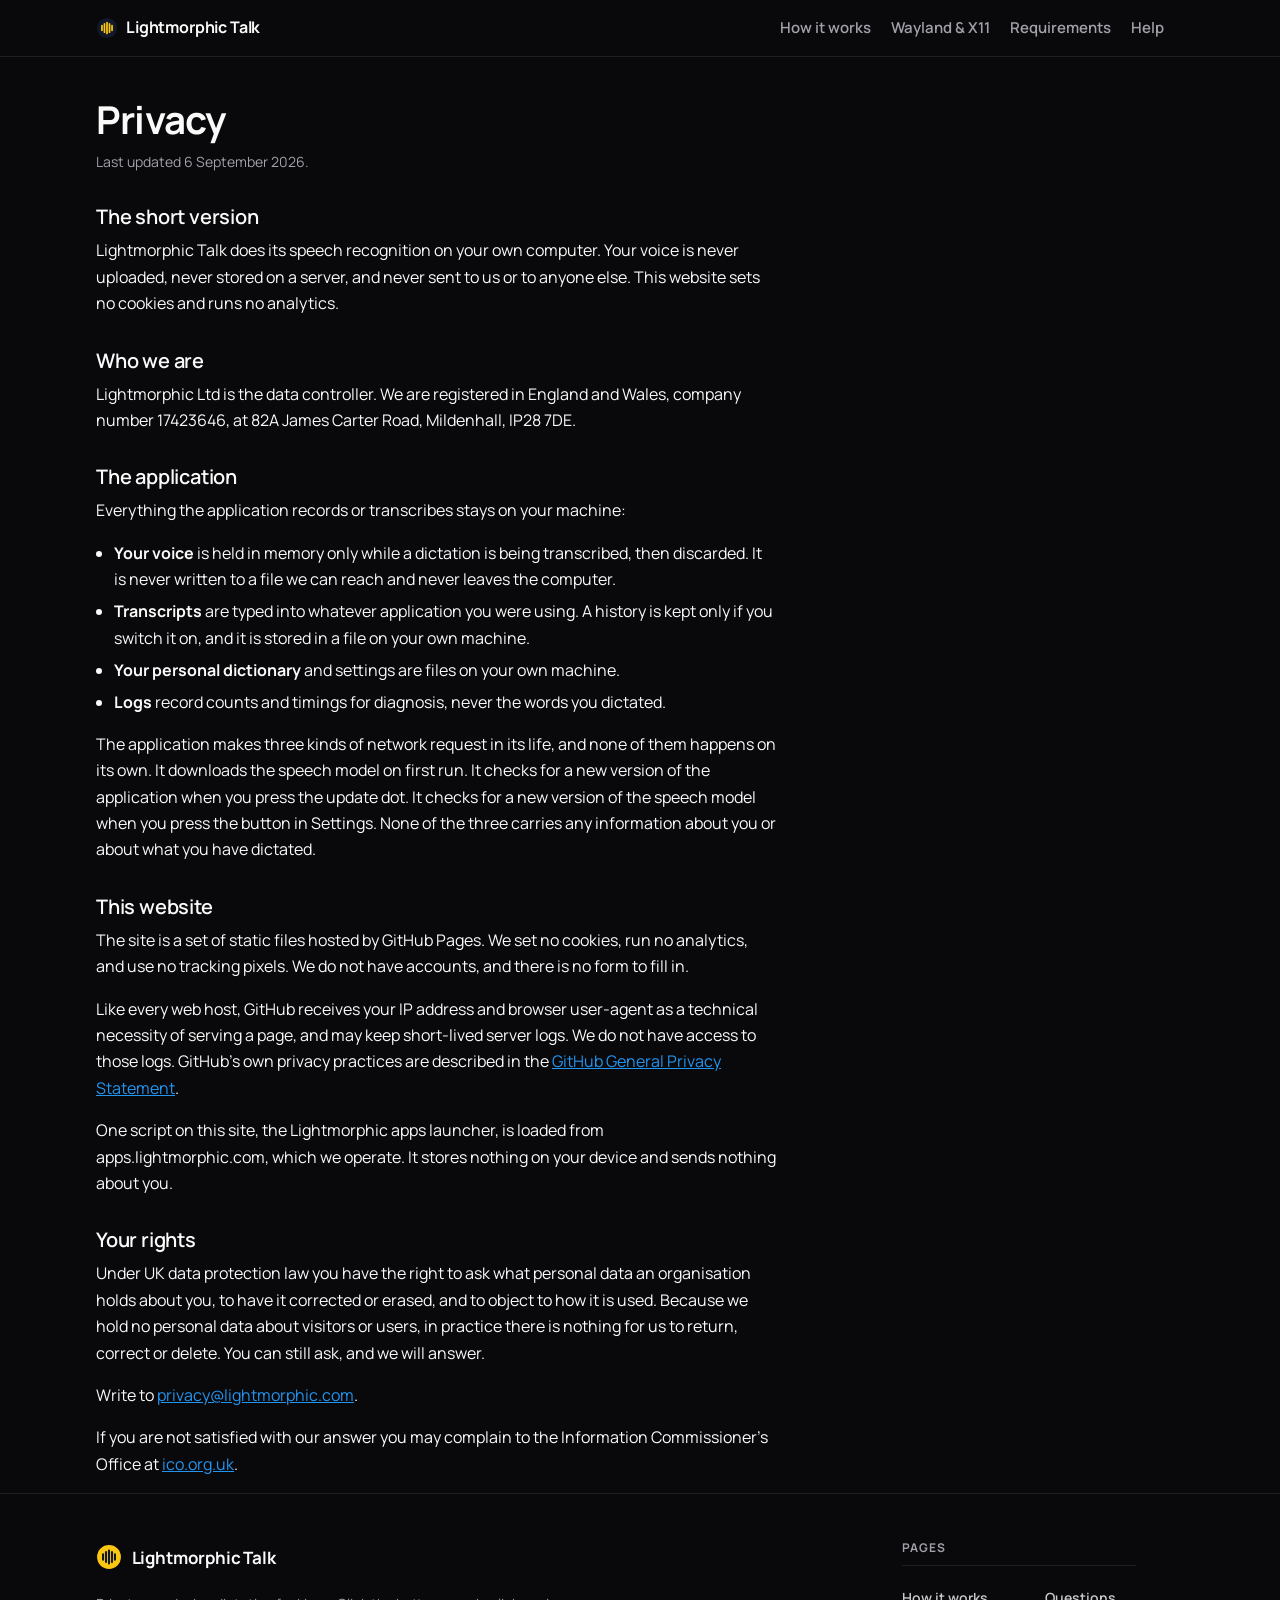
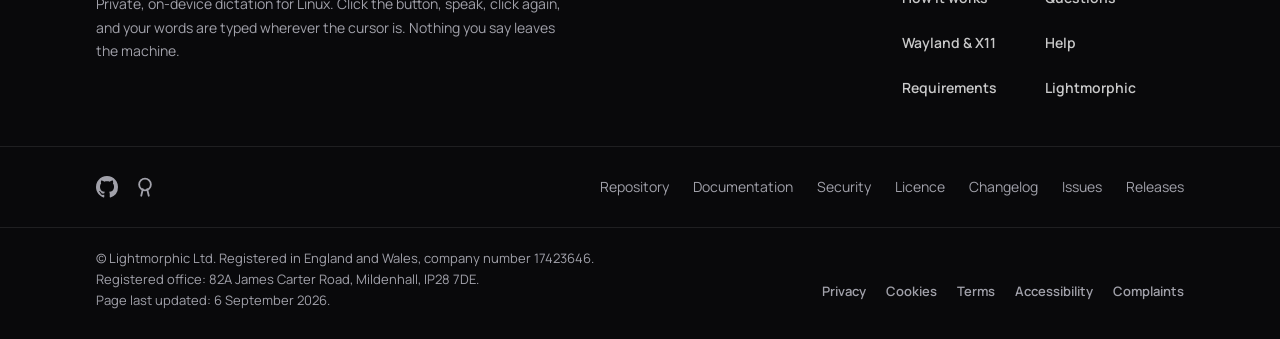
<file: docs/privacy.html>
<!doctype html>
<html lang="en">
<head>
<meta charset="utf-8">
<meta name="viewport" content="width=device-width, initial-scale=1">
<title>Privacy: Lightmorphic Talk</title>
<meta name="description" content="How Lightmorphic Talk and this website handle your information: almost none of it exists.">
<link rel="canonical" href="https://talk.lightmorphic.com/privacy.html">
<link rel="icon" href="images/talk.svg" type="image/svg+xml">
<link rel="apple-touch-icon" href="images/talk-512.png">
<link rel="preload" href="fonts/Manrope-VariableFont_wght.ttf" as="font" type="font/ttf" crossorigin>
<link rel="stylesheet" href="style.css">
<meta name="theme-color" content="#09090b">
<meta property="og:title" content="Privacy: Lightmorphic Talk">
<meta property="og:description" content="How Lightmorphic Talk and this website handle your information: almost none of it exists.">
<meta property="og:url" content="https://talk.lightmorphic.com/privacy.html">
<meta property="og:type" content="article">
<script type="application/ld+json">
{
  "@context": "https://schema.org",
  "@type": "WebPage",
  "@id": "https://talk.lightmorphic.com/privacy.html",
  "url": "https://talk.lightmorphic.com/privacy.html",
  "name": "Privacy",
  "description": "How Lightmorphic Talk and this website handle your information: almost none of it exists.",
  "inLanguage": "en-GB",
  "dateModified": "2026-09-06",
  "isPartOf": { "@id": "https://talk.lightmorphic.com/#website" }
}
</script>
</head>
<body>

<a class="skip" href="#main">Skip to content</a>

<nav class="topnav">
  <div class="wrap topnav-inner">
    <a class="brand" href="./">
      <svg viewBox="0 0 24 24" width="22" height="22" aria-hidden="true">
        <circle cx="12" cy="12" r="11" fill="#111827"/>
        <g stroke="#fbc711" stroke-width="1.9" stroke-linecap="round">
          <line x1="6.5" y1="9.5" x2="6.5" y2="14.5"/>
          <line x1="9.25" y1="7.5" x2="9.25" y2="16.5"/>
          <line x1="12" y1="6" x2="12" y2="18"/>
          <line x1="14.75" y1="7.5" x2="14.75" y2="16.5"/>
          <line x1="17.5" y1="9.5" x2="17.5" y2="14.5"/>
        </g>
      </svg>
      Lightmorphic Talk
    </a>
    <div class="nav-links">
      <a class="hide-sm" href="./#how">How it works</a>
      <a class="hide-sm" href="./#wayland">Wayland &amp; X11</a>
      <a class="hide-sm" href="./#requirements">Requirements</a>
      <a href="help.html">Help</a>
      <div id="all-apps"></div>
    </div>
  </div>
</nav>

<main id="main">

<section class="legal-page">
  <div class="wrap">
    <h1>Privacy</h1>
    <p class="updated">Last updated 6 September 2026.</p>
    <div class="legal-body">
      <h2>The short version</h2>
      <p>Lightmorphic Talk does its speech recognition on your own computer. Your voice is never uploaded, never stored on a server, and never sent to us or to anyone else. This website sets no cookies and runs no analytics.</p>
      
      <h2>Who we are</h2>
      <p>Lightmorphic Ltd is the data controller. We are registered in England and Wales, company number 17423646, at 82A James Carter Road, Mildenhall, IP28 7DE.</p>
      
      <h2>The application</h2>
      <p>Everything the application records or transcribes stays on your machine:</p>
      <ul>
        <li><strong>Your voice</strong> is held in memory only while a dictation is being transcribed, then discarded. It is never written to a file we can reach and never leaves the computer.</li>
        <li><strong>Transcripts</strong> are typed into whatever application you were using. A history is kept only if you switch it on, and it is stored in a file on your own machine.</li>
        <li><strong>Your personal dictionary</strong> and settings are files on your own machine.</li>
        <li><strong>Logs</strong> record counts and timings for diagnosis, never the words you dictated.</li>
      </ul>
      <p>The application makes three kinds of network request in its life, and none of them happens on its own. It downloads the speech model on first run. It checks for a new version of the application when you press the update dot. It checks for a new version of the speech model when you press the button in Settings. None of the three carries any information about you or about what you have dictated.</p>
      
      <h2>This website</h2>
      <p>The site is a set of static files hosted by GitHub Pages. We set no cookies, run no analytics, and use no tracking pixels. We do not have accounts, and there is no form to fill in.</p>
      <p>Like every web host, GitHub receives your IP address and browser user-agent as a technical necessity of serving a page, and may keep short-lived server logs. We do not have access to those logs. GitHub's own privacy practices are described in the <a href="https://docs.github.com/en/site-policy/privacy-policies/github-general-privacy-statement">GitHub General Privacy Statement</a>.</p>
      <p>One script on this site, the Lightmorphic apps launcher, is loaded from apps.lightmorphic.com, which we operate. It stores nothing on your device and sends nothing about you.</p>
      
      <h2>Your rights</h2>
      <p>Under UK data protection law you have the right to ask what personal data an organisation holds about you, to have it corrected or erased, and to object to how it is used. Because we hold no personal data about visitors or users, in practice there is nothing for us to return, correct or delete. You can still ask, and we will answer.</p>
      <p>Write to <a href="mailto:privacy@lightmorphic.com">privacy@lightmorphic.com</a>.</p>
      <p>If you are not satisfied with our answer you may complain to the Information Commissioner's Office at <a href="https://ico.org.uk">ico.org.uk</a>.</p>
    </div>
  </div>
</section>

</main>

<footer class="foot">
  <div class="wrap foot-inner">

    <div class="foot-brand">
      <a class="foot-lockup" href="./">
        <svg viewBox="0 0 24 24" width="26" height="26" aria-hidden="true">
          <circle cx="12" cy="12" r="11" fill="#fbc711"/>
          <g stroke="#111827" stroke-width="1.9" stroke-linecap="round">
            <line x1="6.5" y1="9.5" x2="6.5" y2="14.5"/>
            <line x1="9.25" y1="7.5" x2="9.25" y2="16.5"/>
            <line x1="12" y1="6" x2="12" y2="18"/>
            <line x1="14.75" y1="7.5" x2="14.75" y2="16.5"/>
            <line x1="17.5" y1="9.5" x2="17.5" y2="14.5"/>
          </g>
        </svg>
        Lightmorphic Talk
      </a>
      <p class="foot-tagline">Private, on-device dictation for Linux. Click the button, speak, click again, and your words are typed wherever the cursor is. Nothing you say leaves the machine.</p>
    </div>

    <nav class="foot-nav" aria-label="Footer">
      <p class="foot-nav-title">Pages</p>
      <div class="foot-nav-links">
        <a href="./#how">How it works</a>
        <a href="./#wayland">Wayland &amp; X11</a>
        <a href="./#requirements">Requirements</a>
        <a href="./#faq">Questions</a>
        <a href="help.html">Help</a>
        <a href="https://lightmorphic.com">Lightmorphic</a>
      </div>
    </nav>

  </div>
</footer>

<div class="gh-foot">
  <div class="wrap gh-inner">
    <div class="gh-marks">
      <a href="https://github.com/lightmorphic/talk" aria-label="Lightmorphic Talk on GitHub">
        <svg viewBox="0 0 16 16" width="22" height="22" aria-hidden="true" fill="currentColor">
          <path d="M8 0C3.58 0 0 3.58 0 8c0 3.54 2.29 6.53 5.47 7.59.4.07.55-.17.55-.38 0-.19-.01-.82-.01-1.49-2.01.37-2.53-.49-2.69-.94-.09-.23-.48-.94-.82-1.13-.28-.15-.68-.52-.01-.53.63-.01 1.08.58 1.23.82.72 1.21 1.87.87 2.33.66.07-.52.28-.87.51-1.07-1.78-.2-3.64-.89-3.64-3.95 0-.87.31-1.59.82-2.15-.08-.2-.36-1.02.08-2.12 0 0 .67-.21 2.2.82.64-.18 1.32-.27 2-.27.68 0 1.36.09 2 .27 1.53-1.04 2.2-.82 2.2-.82.44 1.1.16 1.92.08 2.12.51.56.82 1.27.82 2.15 0 3.07-1.87 3.75-3.65 3.95.29.25.54.73.54 1.48 0 1.07-.01 1.93-.01 2.2 0 .21.15.46.55.38A8.01 8.01 0 0 0 16 8c0-4.42-3.58-8-8-8Z"/>
        </svg>
      </a>
      <a href="https://opensource.org/license/gpl-3-0" aria-label="GPL-3.0, an Open Source Initiative approved licence">
        <svg viewBox="0 0 24 24" width="22" height="22" aria-hidden="true" fill="none"
             stroke="currentColor" stroke-width="2">
          <circle cx="12" cy="9.2" r="6.4"/>
          <path d="M9.6 14.4 7.9 21.5" stroke-linecap="round"/>
          <path d="M14.4 14.4 16.1 21.5" stroke-linecap="round"/>
        </svg>
      </a>
    </div>
    <nav class="gh-links" aria-label="Source code">
      <a href="https://github.com/lightmorphic/talk">Repository</a>
      <a href="https://github.com/lightmorphic/talk#readme">Documentation</a>
      <a href="https://github.com/lightmorphic/talk/blob/main/SECURITY-AUDIT.md">Security</a>
      <a href="https://github.com/lightmorphic/talk/blob/main/LICENSE">Licence</a>
      <a href="https://github.com/lightmorphic/talk/commits/main">Changelog</a>
      <a href="https://github.com/lightmorphic/talk/issues">Issues</a>
      <a href="https://github.com/lightmorphic/talk/releases">Releases</a>
    </nav>
  </div>
</div>

<div class="legal">
  <div class="wrap legal-inner">
    <p class="legal-text">
      &copy; Lightmorphic Ltd. Registered in England and Wales, company number 17423646.<br>
      Registered office: 82A James Carter Road, Mildenhall, IP28 7DE.<br>
      Page last updated: 6 September 2026.
    </p>
    <nav class="legal-links" aria-label="Legal">
      <a href="privacy.html">Privacy</a>
      <a href="cookies.html">Cookies</a>
      <a href="terms.html">Terms</a>
      <a href="accessibility.html">Accessibility</a>
      <a href="complaints.html">Complaints</a>
    </nav>
  </div>
</div>

<script src="https://apps.lightmorphic.com/launcher.js" defer></script>
</body>
</html>
</file>
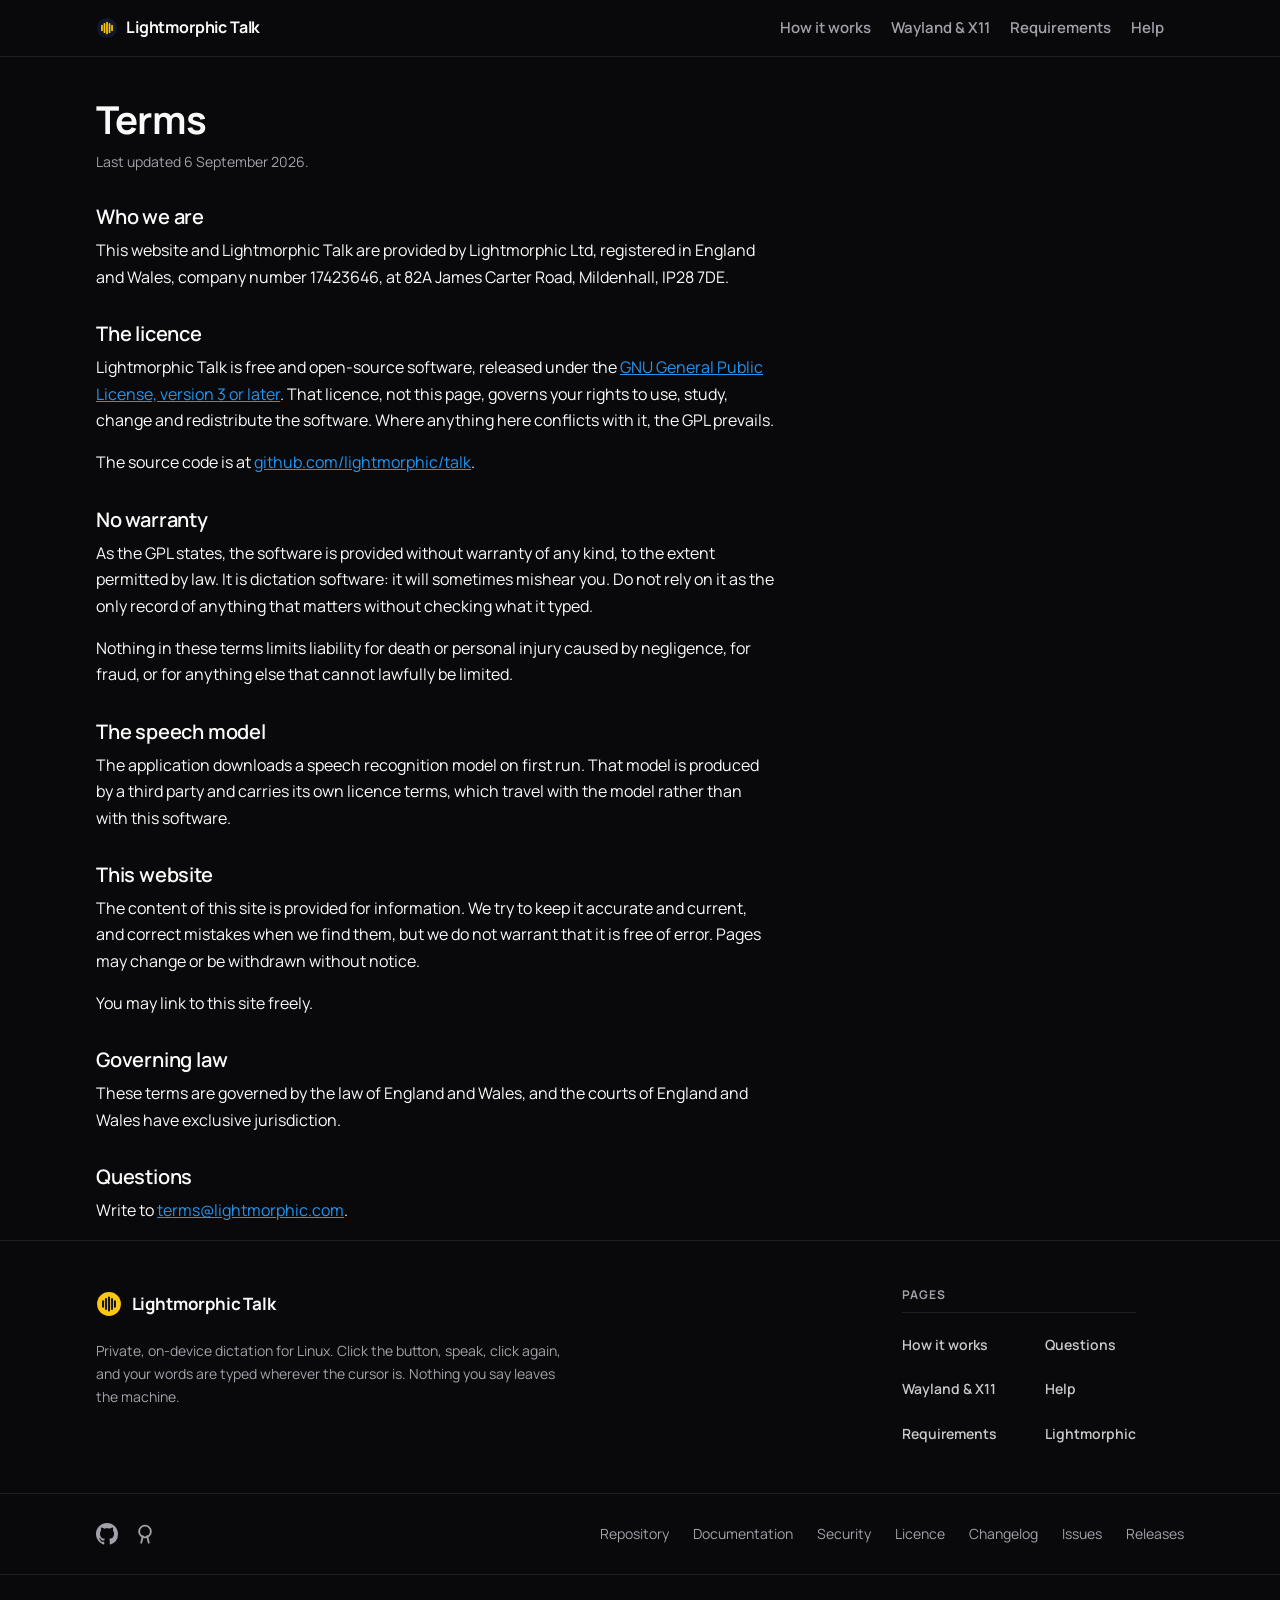
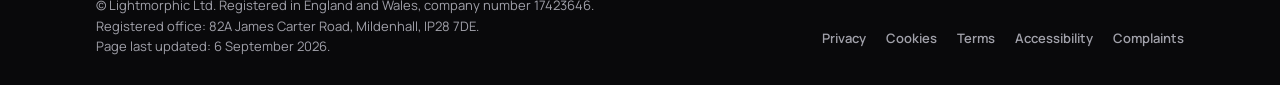
<file: docs/terms.html>
<!doctype html>
<html lang="en">
<head>
<meta charset="utf-8">
<meta name="viewport" content="width=device-width, initial-scale=1">
<title>Terms: Lightmorphic Talk</title>
<meta name="description" content="The terms on which this website and Lightmorphic Talk are provided.">
<link rel="canonical" href="https://talk.lightmorphic.com/terms.html">
<link rel="icon" href="images/talk.svg" type="image/svg+xml">
<link rel="apple-touch-icon" href="images/talk-512.png">
<link rel="preload" href="fonts/Manrope-VariableFont_wght.ttf" as="font" type="font/ttf" crossorigin>
<link rel="stylesheet" href="style.css">
<meta name="theme-color" content="#09090b">
<meta property="og:title" content="Terms: Lightmorphic Talk">
<meta property="og:description" content="The terms on which this website and Lightmorphic Talk are provided.">
<meta property="og:url" content="https://talk.lightmorphic.com/terms.html">
<meta property="og:type" content="article">
<script type="application/ld+json">
{
  "@context": "https://schema.org",
  "@type": "WebPage",
  "@id": "https://talk.lightmorphic.com/terms.html",
  "url": "https://talk.lightmorphic.com/terms.html",
  "name": "Terms",
  "description": "The terms on which this website and Lightmorphic Talk are provided.",
  "inLanguage": "en-GB",
  "dateModified": "2026-09-06",
  "isPartOf": { "@id": "https://talk.lightmorphic.com/#website" }
}
</script>
</head>
<body>

<a class="skip" href="#main">Skip to content</a>

<nav class="topnav">
  <div class="wrap topnav-inner">
    <a class="brand" href="./">
      <svg viewBox="0 0 24 24" width="22" height="22" aria-hidden="true">
        <circle cx="12" cy="12" r="11" fill="#111827"/>
        <g stroke="#fbc711" stroke-width="1.9" stroke-linecap="round">
          <line x1="6.5" y1="9.5" x2="6.5" y2="14.5"/>
          <line x1="9.25" y1="7.5" x2="9.25" y2="16.5"/>
          <line x1="12" y1="6" x2="12" y2="18"/>
          <line x1="14.75" y1="7.5" x2="14.75" y2="16.5"/>
          <line x1="17.5" y1="9.5" x2="17.5" y2="14.5"/>
        </g>
      </svg>
      Lightmorphic Talk
    </a>
    <div class="nav-links">
      <a class="hide-sm" href="./#how">How it works</a>
      <a class="hide-sm" href="./#wayland">Wayland &amp; X11</a>
      <a class="hide-sm" href="./#requirements">Requirements</a>
      <a href="help.html">Help</a>
      <div id="all-apps"></div>
    </div>
  </div>
</nav>

<main id="main">

<section class="legal-page">
  <div class="wrap">
    <h1>Terms</h1>
    <p class="updated">Last updated 6 September 2026.</p>
    <div class="legal-body">
      <h2>Who we are</h2>
      <p>This website and Lightmorphic Talk are provided by Lightmorphic Ltd, registered in England and Wales, company number 17423646, at 82A James Carter Road, Mildenhall, IP28 7DE.</p>
      
      <h2>The licence</h2>
      <p>Lightmorphic Talk is free and open-source software, released under the <a href="https://www.gnu.org/licenses/gpl-3.0.html">GNU General Public License, version 3 or later</a>. That licence, not this page, governs your rights to use, study, change and redistribute the software. Where anything here conflicts with it, the GPL prevails.</p>
      <p>The source code is at <a href="https://github.com/lightmorphic/talk">github.com/lightmorphic/talk</a>.</p>
      
      <h2>No warranty</h2>
      <p>As the GPL states, the software is provided without warranty of any kind, to the extent permitted by law. It is dictation software: it will sometimes mishear you. Do not rely on it as the only record of anything that matters without checking what it typed.</p>
      <p>Nothing in these terms limits liability for death or personal injury caused by negligence, for fraud, or for anything else that cannot lawfully be limited.</p>
      
      <h2>The speech model</h2>
      <p>The application downloads a speech recognition model on first run. That model is produced by a third party and carries its own licence terms, which travel with the model rather than with this software.</p>
      
      <h2>This website</h2>
      <p>The content of this site is provided for information. We try to keep it accurate and current, and correct mistakes when we find them, but we do not warrant that it is free of error. Pages may change or be withdrawn without notice.</p>
      <p>You may link to this site freely.</p>
      
      <h2>Governing law</h2>
      <p>These terms are governed by the law of England and Wales, and the courts of England and Wales have exclusive jurisdiction.</p>
      
      <h2>Questions</h2>
      <p>Write to <a href="mailto:terms@lightmorphic.com">terms@lightmorphic.com</a>.</p>
    </div>
  </div>
</section>

</main>

<footer class="foot">
  <div class="wrap foot-inner">

    <div class="foot-brand">
      <a class="foot-lockup" href="./">
        <svg viewBox="0 0 24 24" width="26" height="26" aria-hidden="true">
          <circle cx="12" cy="12" r="11" fill="#fbc711"/>
          <g stroke="#111827" stroke-width="1.9" stroke-linecap="round">
            <line x1="6.5" y1="9.5" x2="6.5" y2="14.5"/>
            <line x1="9.25" y1="7.5" x2="9.25" y2="16.5"/>
            <line x1="12" y1="6" x2="12" y2="18"/>
            <line x1="14.75" y1="7.5" x2="14.75" y2="16.5"/>
            <line x1="17.5" y1="9.5" x2="17.5" y2="14.5"/>
          </g>
        </svg>
        Lightmorphic Talk
      </a>
      <p class="foot-tagline">Private, on-device dictation for Linux. Click the button, speak, click again, and your words are typed wherever the cursor is. Nothing you say leaves the machine.</p>
    </div>

    <nav class="foot-nav" aria-label="Footer">
      <p class="foot-nav-title">Pages</p>
      <div class="foot-nav-links">
        <a href="./#how">How it works</a>
        <a href="./#wayland">Wayland &amp; X11</a>
        <a href="./#requirements">Requirements</a>
        <a href="./#faq">Questions</a>
        <a href="help.html">Help</a>
        <a href="https://lightmorphic.com">Lightmorphic</a>
      </div>
    </nav>

  </div>
</footer>

<div class="gh-foot">
  <div class="wrap gh-inner">
    <div class="gh-marks">
      <a href="https://github.com/lightmorphic/talk" aria-label="Lightmorphic Talk on GitHub">
        <svg viewBox="0 0 16 16" width="22" height="22" aria-hidden="true" fill="currentColor">
          <path d="M8 0C3.58 0 0 3.58 0 8c0 3.54 2.29 6.53 5.47 7.59.4.07.55-.17.55-.38 0-.19-.01-.82-.01-1.49-2.01.37-2.53-.49-2.69-.94-.09-.23-.48-.94-.82-1.13-.28-.15-.68-.52-.01-.53.63-.01 1.08.58 1.23.82.72 1.21 1.87.87 2.33.66.07-.52.28-.87.51-1.07-1.78-.2-3.64-.89-3.64-3.95 0-.87.31-1.59.82-2.15-.08-.2-.36-1.02.08-2.12 0 0 .67-.21 2.2.82.64-.18 1.32-.27 2-.27.68 0 1.36.09 2 .27 1.53-1.04 2.2-.82 2.2-.82.44 1.1.16 1.92.08 2.12.51.56.82 1.27.82 2.15 0 3.07-1.87 3.75-3.65 3.95.29.25.54.73.54 1.48 0 1.07-.01 1.93-.01 2.2 0 .21.15.46.55.38A8.01 8.01 0 0 0 16 8c0-4.42-3.58-8-8-8Z"/>
        </svg>
      </a>
      <a href="https://opensource.org/license/gpl-3-0" aria-label="GPL-3.0, an Open Source Initiative approved licence">
        <svg viewBox="0 0 24 24" width="22" height="22" aria-hidden="true" fill="none"
             stroke="currentColor" stroke-width="2">
          <circle cx="12" cy="9.2" r="6.4"/>
          <path d="M9.6 14.4 7.9 21.5" stroke-linecap="round"/>
          <path d="M14.4 14.4 16.1 21.5" stroke-linecap="round"/>
        </svg>
      </a>
    </div>
    <nav class="gh-links" aria-label="Source code">
      <a href="https://github.com/lightmorphic/talk">Repository</a>
      <a href="https://github.com/lightmorphic/talk#readme">Documentation</a>
      <a href="https://github.com/lightmorphic/talk/blob/main/SECURITY-AUDIT.md">Security</a>
      <a href="https://github.com/lightmorphic/talk/blob/main/LICENSE">Licence</a>
      <a href="https://github.com/lightmorphic/talk/commits/main">Changelog</a>
      <a href="https://github.com/lightmorphic/talk/issues">Issues</a>
      <a href="https://github.com/lightmorphic/talk/releases">Releases</a>
    </nav>
  </div>
</div>

<div class="legal">
  <div class="wrap legal-inner">
    <p class="legal-text">
      &copy; Lightmorphic Ltd. Registered in England and Wales, company number 17423646.<br>
      Registered office: 82A James Carter Road, Mildenhall, IP28 7DE.<br>
      Page last updated: 6 September 2026.
    </p>
    <nav class="legal-links" aria-label="Legal">
      <a href="privacy.html">Privacy</a>
      <a href="cookies.html">Cookies</a>
      <a href="terms.html">Terms</a>
      <a href="accessibility.html">Accessibility</a>
      <a href="complaints.html">Complaints</a>
    </nav>
  </div>
</div>

<script src="https://apps.lightmorphic.com/launcher.js" defer></script>
</body>
</html>
</file>
<file: style.css>
@font-face {
  font-family: "Manrope";
  src: url("site-fonts/Manrope-VariableFont_wght.ttf") format("truetype");
  font-weight: 200 800;
  font-display: swap;
}

:root {
  color-scheme: light dark;
  --bg: #ffffff;
  --fg: #09090b;
  --muted-fg: #5b6069;
  --panel: #ffffff;
  --panel-border: rgba(24, 24, 40, 0.10);
  --shadow: 0 1px 2px rgba(24,24,40,.05), 0 8px 24px -16px rgba(24,24,40,.18);
  --navy: #111827;
  --yellow: #fbc711;
  --on-yellow: #4a3b05;
  --code-bg: #111827;
  --code-fg: #f4f4f5;
  --radius: 0.875rem;
  --panel-radius: 1.375rem;
}

@media (prefers-color-scheme: dark) {
  :root {
    --bg: #0b0d12;
    --fg: #fafafa;
    --muted-fg: #a4aab4;
    --panel: #161a24;
    --panel-border: rgba(255,255,255,.09);
    --shadow: 0 1px 2px rgba(0,0,0,.35), 0 8px 24px -16px rgba(0,0,0,.6);
    --code-bg: #060810;
  }
}

* { box-sizing: border-box; }

body {
  margin: 0;
  background: var(--bg);
  color: var(--fg);
  font-family: "Manrope", system-ui, sans-serif;
  font-size: 1.0625rem;
  line-height: 1.65;
  -webkit-tap-highlight-color: transparent;
}

.wrap { max-width: 960px; margin: 0 auto; padding: 0 1.25rem; }

.skip {
  position: absolute;
  left: -999px;
  top: 0;
  background: var(--yellow);
  color: var(--on-yellow);
  padding: 0.5rem 1rem;
  border-radius: 0 0 var(--radius) 0;
  z-index: 10;
}
.skip:focus { left: 0; }

a { color: inherit; }

h1, h2, h3 { text-wrap: balance; }

/* ---- hero ---- */

.hero {
  background: var(--navy);
  color: #f7f8fa;
  text-align: center;
  padding: 4.5rem 0 5rem;
}

.hero-circle { display: inline-block; margin-bottom: 1.75rem; }

.hc-bg { fill: #0b1120; }
.hc-ring { fill: none; stroke: rgba(255,255,255,0.14); stroke-width: 1.5; }
.hc-wave line {
  stroke: var(--yellow);
  stroke-width: 5;
  stroke-linecap: round;
  transform-origin: center;
}

@media (prefers-reduced-motion: no-preference) {
  .hc-wave line {
    animation: pulse 1.6s ease-in-out infinite;
  }
  .hc-wave line:nth-child(1) { animation-delay: 0s; }
  .hc-wave line:nth-child(2) { animation-delay: 0.18s; }
  .hc-wave line:nth-child(3) { animation-delay: 0.36s; }
  .hc-wave line:nth-child(4) { animation-delay: 0.54s; }
  .hc-wave line:nth-child(5) { animation-delay: 0.72s; }
  @keyframes pulse {
    0%, 100% { transform: scaleY(0.55); }
  50% { transform: scaleY(1); }
  }
}

.hero h1 {
  font-size: clamp(2rem, 5.5vw, 3.25rem);
  font-weight: 800;
  letter-spacing: -0.02em;
  line-height: 1.12;
  margin: 0 0 1rem;
}

.lede {
  font-size: 1.1875rem;
  color: #c7ccd6;
  max-width: 38rem;
  margin: 0 auto 2rem;
}

.cta { display: flex; gap: 0.8rem; justify-content: center; flex-wrap: wrap; }

.btn {
  display: inline-block;
  font-weight: 700;
  text-decoration: none;
  padding: 0.75rem 1.5rem;
  border-radius: var(--radius);
  transition: background 0.15s ease, border-color 0.15s ease;
  touch-action: manipulation;
}

.btn.primary { background: var(--yellow); color: var(--on-yellow); }
.btn.primary:hover { background: #e3b30d; }

.btn.ghost {
  color: #f7f8fa;
  border: 1px solid rgba(255,255,255,0.25);
}
.btn.ghost:hover { border-color: rgba(255,255,255,0.55); }

.btn:focus-visible, a:focus-visible, .skip:focus-visible {
  outline: 2px solid var(--yellow);
  outline-offset: 2px;
}

.hero-note {
  margin: 1.5rem 0 0;
  font-size: 0.9375rem;
  color: #8f96a3;
}

/* ---- sections ---- */

section { padding: 4rem 0; }

h2 {
  font-size: clamp(1.5rem, 3.5vw, 2rem);
  font-weight: 700;
  letter-spacing: -0.02em;
  text-align: center;
  margin: 0 0 2.5rem;
}

/* steps */

.step-grid {
  list-style: none;
  margin: 0;
  padding: 0;
  display: grid;
  grid-template-columns: repeat(auto-fit, minmax(240px, 1fr));
  gap: 1.25rem;
}

.step-grid li {
  background: var(--panel);
  border: 1px solid var(--panel-border);
  border-radius: var(--panel-radius);
  box-shadow: var(--shadow);
  padding: 1.75rem 1.5rem 1.5rem;
}

.step-num {
  display: inline-flex;
  align-items: center;
  justify-content: center;
  width: 2rem;
  height: 2rem;
  border-radius: 50%;
  background: var(--yellow);
  color: var(--on-yellow);
  font-weight: 800;
  margin-bottom: 0.75rem;
}

.step-grid h3, .feature-grid h3 {
  font-size: 1.0625rem;
  font-weight: 700;
  margin: 0 0 0.4rem;
}

.step-grid p, .feature-grid p {
  margin: 0;
  color: var(--muted-fg);
  font-size: 0.9875rem;
}

/* features */

.feature-grid {
  display: grid;
  grid-template-columns: repeat(auto-fit, minmax(260px, 1fr));
  gap: 1.25rem;
}

.feature-grid article {
  background: var(--panel);
  border: 1px solid var(--panel-border);
  border-radius: var(--panel-radius);
  box-shadow: var(--shadow);
  padding: 1.5rem;
}

/* privacy */

.privacy { text-align: center; }

.privacy-line {
  font-size: clamp(1.25rem, 3vw, 1.75rem);
  font-weight: 700;
  letter-spacing: -0.01em;
  margin: 0 0 1rem;
}

.privacy-detail {
  color: var(--muted-fg);
  max-width: 42rem;
  margin: 0 auto;
}

/* install */

.install pre {
  background: var(--code-bg);
  color: var(--code-fg);
  border-radius: var(--panel-radius);
  padding: 1.5rem;
  overflow-x: auto;
  font-size: 0.9375rem;
  line-height: 1.7;
  margin: 0 0 1rem;
}

.install-note { color: var(--muted-fg); text-align: center; font-size: 0.9375rem; }

/* footer */

footer {
  border-top: 1px solid var(--panel-border);
  padding: 2rem 0;
  font-size: 0.9375rem;
  color: var(--muted-fg);
}

.foot {
  display: flex;
  justify-content: space-between;
  align-items: center;
  gap: 1rem;
  flex-wrap: wrap;
}

.foot p { margin: 0; }

.credit {
  display: inline-flex;
  align-items: center;
  gap: 0.45rem;
  text-decoration: none;
  font-size: 0.8125rem;
}
.credit img { display: block; }
</file>
<file: docs/style.css>
/* Talk: house style, its own layout.
   Plain CSS, one self-hosted font, no framework, no external requests. */

@font-face {
  font-family: "Manrope";
  src: url("fonts/Manrope-VariableFont_wght.ttf") format("truetype");
  font-weight: 200 800;
  font-display: swap;
}

:root {
  color-scheme: dark;
  --bg: #09090b;  --fg: #fafafa;
  --panel: #1b1d29;  --panel-border: rgba(255,255,255,.09);
  --border: #27272a;  --muted: #1c1c1f;  --muted-fg: #a1a1aa;
  --shadow-panel: 0 1px 2px rgba(0,0,0,.35), 0 8px 24px -16px rgba(0,0,0,.6);

  --accent: #fbc711;  --accent-hover: #ddaf0f;  --on-accent: #645007;
  --accent-container: #4b3c05;  --on-accent-container: #fde694;

  --brand-navy: #111827;
  --link: #2295f1;
  --success: #4bae4f;
  --warning: #ffc006;

  --radius: 0.875rem;
  --panel-radius: 1.375rem;
  --wrap: 68rem;

  /* The accent yellow reads at 12.6:1 on this background, so it is the
     focus ring here. */
  --focus-ring: var(--accent);

  /* The session-check panel keeps the brand navy deliberately: it is
     identity, not a surface. Its own tokens, so components below carry
     no raw colour. */
  --check-bg: var(--brand-navy);
  --check-fg: #fafafa;
  --check-dim: #d4d4d8;
  --check-label: #a1a1aa;
  --check-line: rgba(255,255,255,.06);
  --check-edge: rgba(255,255,255,.09);
  --yes-bg: #4bae4f;  --on-yes: #0d1f0e;
  --no-bg: #9e9d9e;   --on-no: #1a1a1a;
}

* { box-sizing: border-box; }

html { scroll-behavior: smooth; }
@media (prefers-reduced-motion: reduce) { html { scroll-behavior: auto; } }

body {
  margin: 0;
  background: var(--bg);
  color: var(--fg);
  font-family: "Manrope", system-ui, sans-serif;
  font-size: 1rem;
  line-height: 1.6;
  -webkit-font-smoothing: antialiased;
}

.wrap { width: min(100% - 2.5rem, var(--wrap)); margin-inline: auto; }

a { color: var(--link); }
a:focus-visible, button:focus-visible, .btn:focus-visible,
summary:focus-visible {
  outline: 2px solid var(--focus-ring);
  outline-offset: 2px;
}

.skip {
  position: absolute; left: -9999px;
  background: var(--panel); color: var(--fg);
  padding: .75rem 1rem; border-radius: var(--radius); z-index: 10;
}
.skip:focus { left: 1rem; top: 1rem; }

h1, h2, h3 { line-height: 1.2; margin: 0 0 .5rem; }
h1 { font-size: clamp(2rem, 5vw, 3rem); font-weight: 700; letter-spacing: -.02em; }
h2 { font-size: 1.75rem; font-weight: 600; letter-spacing: -.01em; }
h3 { font-size: 1.0625rem; font-weight: 600; }
p { margin: 0 0 1rem; }
p:last-child { margin-bottom: 0; }

/* ---- nav ---------------------------------------------------------- */

.topnav {
  position: sticky; top: 0; z-index: 5;
  background: var(--bg);
  border-bottom: 1px solid var(--panel-border);
}
.topnav-inner { display: flex; align-items: center; gap: 1rem; padding: .3rem 0; }
/* Padding moved from the bar onto each link rather than just added on
   top of it - a nav link's own clickable box was ~24px tall before
   this, under the 44px a touch target wants; this keeps the bar close
   to its old height while giving every link room of its own. */
.brand {
  display: inline-flex; align-items: center; gap: .5rem;
  font-weight: 700; color: var(--fg); text-decoration: none;
  letter-spacing: -.01em; padding: .65rem 0;
}
.nav-links { margin-left: auto; display: flex; align-items: center; gap: 1.25rem; }
.nav-links a {
  color: var(--muted-fg); text-decoration: none; font-size: .9375rem;
  font-weight: 600; padding: .65rem 0;
}
.nav-links a:hover { color: var(--fg); }
@media (max-width: 40rem) { .nav-links .hide-sm { display: none; } }

/* ---- buttons ------------------------------------------------------ */

.btn {
  display: inline-flex; align-items: center; gap: .5rem;
  border-radius: var(--radius);
  padding: .7rem 1.15rem;
  font: inherit; font-weight: 600;
  text-decoration: none; cursor: pointer;
  border: 1px solid transparent;
}
.btn.primary { background: var(--accent); color: var(--on-accent); }
.btn.primary:hover { background: var(--accent-hover); }
.btn.ghost { background: var(--muted); color: var(--fg); border-color: var(--border); }
.btn.ghost:hover { border-color: var(--muted-fg); }

/* ---- hero --------------------------------------------------------- */
/* Uneven on purpose: the promise carries the weight, and the session
   check sits beside it as the one thing to verify before downloading. */

.hero { padding: 3.5rem 0 2rem; }
.hero-grid {
  display: grid; gap: 2rem;
  grid-template-columns: 1.35fr 1fr;
  align-items: center;
}
@media (max-width: 60rem) { .hero-grid { grid-template-columns: 1fr; } }

.eyebrow {
  display: inline-flex; align-items: center; gap: .5rem;
  background: var(--accent-container); color: var(--on-accent-container);
  border-radius: 999px; padding: .3rem .75rem;
  font-size: .8125rem; font-weight: 700;
  letter-spacing: .03em; text-transform: uppercase;
  margin-bottom: 1rem;
}
.lede { font-size: 1.125rem; color: var(--muted-fg); max-width: 46ch; }
.hero-cta { display: flex; flex-wrap: wrap; gap: .75rem; margin-top: 1.5rem; }
.hero-note { margin-top: 1rem; font-size: .8125rem; color: var(--muted-fg); }

/* The session check: a terminal, because that is literally how you check. */
.check {
  background: var(--check-bg);
  border: 1px solid var(--check-edge);
  border-radius: var(--panel-radius);
  box-shadow: var(--shadow-panel);
  padding: 1.25rem;
  color: var(--check-fg);
}
.check-title {
  font-size: .8125rem; font-weight: 700; letter-spacing: .04em;
  text-transform: uppercase; color: var(--check-label); margin-bottom: .75rem;
}
.check pre {
  margin: 0 0 .75rem; padding: .85rem 1rem;
  background: var(--check-line);
  border-radius: var(--radius);
  font-size: .9375rem; overflow-x: auto;
}
.check code { font-family: ui-monospace, Menlo, Consolas, monospace; }
.check .prompt { color: var(--accent); }
.check-row { display: flex; align-items: flex-start; gap: .6rem; font-size: .9375rem; padding: .3rem 0; }
.check-row .tag {
  flex: none; font-weight: 700; border-radius: 999px;
  padding: .05rem .5rem; font-size: .75rem;
}
.tag.yes { background: var(--yes-bg); color: var(--on-yes); }
.tag.no  { background: var(--no-bg); color: var(--on-no); }
.check-row span { color: var(--check-dim); }
.check-row a { color: var(--accent); }

/* ---- flow --------------------------------------------------------- */

.flow-track { display: grid; gap: 1.25rem; grid-template-columns: repeat(3, 1fr); }
@media (max-width: 48rem) { .flow-track { grid-template-columns: 1fr; } }
.flow-step { border-left: 3px solid var(--panel-border); padding: .1rem 0 .1rem 1rem; }
.flow-step h3 { margin-bottom: .25rem; }
.flow-step p { color: var(--muted-fg); font-size: .9375rem; }

/* ---- panels / bento ------------------------------------------------ */

.panel {
  background: var(--panel);
  border: 1px solid var(--panel-border);
  border-radius: var(--panel-radius);
  box-shadow: var(--shadow-panel);
  padding: 1.5rem;
}
section { padding: 2.5rem 0; }
section[id] { scroll-margin-top: 5.5rem; }
.section-intro { color: var(--muted-fg); max-width: 60ch; margin-bottom: 1.5rem; }

/* Columns rather than a grid, so a short card does not leave a hole
   under it waiting for the row to end. Each card is as tall as its
   own text and the next one starts immediately below. A grid cannot do
   this: its rows are as tall as their tallest cell, which is what left
   a gap under "Six languages". */
.bento { columns: 2; column-gap: 1rem; }
.bento > .panel {
  break-inside: avoid;
  -webkit-column-break-inside: avoid;
  margin-bottom: 1rem;
}
@media (max-width: 56rem) { .bento { columns: 1; } }
.bento h3 { display: flex; align-items: center; gap: .5rem; }
.bento p { color: var(--muted-fg); font-size: .9375rem; }
.icon { flex: none; color: var(--accent); }

/* ---- differences --------------------------------------------------- */

.diff { display: grid; gap: 1rem; grid-template-columns: 1fr 1fr; }
@media (max-width: 48rem) { .diff { grid-template-columns: 1fr; } }
/* Grey, not amber. A coloured edge is allowed where it stands for
   something (green for do, red for don't), but these two panels are
   not warnings, so the colour was decoration, and the accent is never
   decoration. */
.diff .panel { border-left: 3px solid var(--panel-border); }
.diff h3 { margin-bottom: .35rem; }
.diff p { color: var(--muted-fg); font-size: .9375rem; }

/* ---- requirements -------------------------------------------------- */

.req ul { margin: .75rem 0 0; padding-left: 1.1rem; color: var(--muted-fg); }
.req li { margin-bottom: .35rem; }
.req pre {
  background: var(--muted); border: 1px solid var(--border);
  border-radius: var(--radius); padding: .8rem 1rem; overflow-x: auto;
  font-size: .9375rem; margin: .75rem 0;
}
.req code { font-family: ui-monospace, Menlo, Consolas, monospace; }

/* ---- download ------------------------------------------------------ */

.download .panel { display: grid; gap: 1rem; }
.dl-row { display: flex; flex-wrap: wrap; align-items: center; gap: 1rem; }
.dl-meta { color: var(--muted-fg); font-size: .875rem; }
.dl-help { color: var(--muted-fg); font-size: .9375rem; }

/* ---- footer -------------------------------------------------------- */

.foot {
  border-top: 1px solid var(--panel-border);
  padding: 2.75rem 0 2.25rem;
  color: var(--muted-fg); font-size: .875rem;
}
.foot-inner {
  display: flex; flex-wrap: wrap; gap: 2rem 4rem;
  align-items: flex-start; justify-content: space-between;
}

/* The brand side carries the weight: mark, name, a line saying what
   this is, and who made it. Without it the row was an image at one
   edge and a list at the other with nothing in between. */
.foot-brand {
  display: flex; flex-direction: column; align-items: flex-start;
  gap: 1rem; max-width: 52ch;
}
.foot-lockup {
  display: inline-flex; align-items: center; gap: .6rem;
  font-size: 1.0625rem; font-weight: 700; letter-spacing: -.01em;
  color: var(--fg); text-decoration: none; padding: .35rem 0;
}
.foot-lockup:hover { color: var(--accent); }
.foot-tagline {
  margin: 0; color: var(--muted-fg);
  font-size: .875rem; line-height: 1.65;
}

.foot-nav { display: flex; flex-direction: column; margin-right: 3rem; }
.foot-nav-title {
  margin: 0 0 .6rem; padding-bottom: .5rem;
  font-size: .75rem; font-weight: 700;
  letter-spacing: .09em; text-transform: uppercase; color: var(--muted-fg);
  border-bottom: 1px solid var(--panel-border);
}
/* Column-major: the list reads downwards and then across, the way a
   menu is read, rather than left-to-right along each row. */
.foot-nav-links {
  display: grid; grid-auto-flow: column;
  grid-template-rows: repeat(3, auto);
  column-gap: 3rem;
}
.foot-nav a {
  color: var(--fg); text-decoration: none; font-weight: 600;
  opacity: .8;
}
.foot-nav a:hover { opacity: 1; color: var(--accent); }
.foot-nav a[aria-current="page"] { opacity: 1; color: var(--accent); }
/* .7rem each side of a 22px line clears the 44px a touch target wants. */
.foot-nav a { display: inline-flex; align-items: center; padding: .7rem 0; }

/* ---- questions ------------------------------------------------------ */

.faq-item { border-top: 1px solid var(--panel-border); }
.faq-item:first-child { border-top: none; }
.faq-item h3 { margin: 0; font-size: 1rem; }
.faq-item summary {
  cursor: pointer; padding: .85rem 0; list-style: none;
  display: flex; justify-content: space-between; gap: 1rem;
}
.faq-item summary::-webkit-details-marker { display: none; }
.faq-item summary::after { content: "+"; color: var(--muted-fg); font-weight: 400; }
.faq-item[open] summary::after { content: "\2013"; }
.faq-item p {
  color: var(--muted-fg); font-size: .9375rem;
  margin: 0 0 .95rem; max-width: 68ch;
}


/* ---- help page ------------------------------------------------------ */

.help-hero { padding: 2.5rem 0 1rem; }
.help-hero h1 { font-size: clamp(1.9rem, 4.2vw, 2.9rem); line-height: 1.1; margin: 0 0 .6rem; }
.help-hero .lede { max-width: 54ch; }

/* Jump cards: the page opens with a picture of where to go, not a list. */
.help-nav {
  display: grid; gap: .875rem; margin: 1.75rem 0 0;
  grid-template-columns: repeat(auto-fit, minmax(13.5rem, 1fr));
}
.help-nav a {
  display: flex; align-items: center; gap: .75rem;
  padding: .9rem 1rem; text-decoration: none; color: inherit;
  background: var(--panel); border: 1px solid var(--panel-border);
  border-radius: var(--radius); box-shadow: var(--shadow-panel);
}
.help-nav a:hover { border-color: var(--accent); }
.help-nav svg { flex: none; }
.help-nav b { display: block; font-size: .9375rem; }
.help-nav span { display: block; color: var(--muted-fg); font-size: .8125rem; }

/* The three gestures, drawn large. These are the whole interface. */
.gestures {
  display: grid; gap: 1rem; margin: 2rem 0 0;
  grid-template-columns: repeat(auto-fit, minmax(15rem, 1fr));
}
.gesture {
  background: var(--panel); border: 1px solid var(--panel-border);
  border-radius: var(--panel-radius); box-shadow: var(--shadow-panel);
  padding: 1.5rem 1.25rem; text-align: center;
}
.gesture figure { margin: 0 0 .9rem; }
.gesture h3 { margin: 0 0 .35rem; font-size: 1.0625rem; }
.gesture p { margin: 0; color: var(--muted-fg); font-size: .9375rem; }

.help-section { padding: 2.25rem 0 0; }
.help-section > .wrap > h2 {
  display: flex; align-items: center; gap: .6rem;
  font-size: 1.375rem; margin: 0 0 .25rem; scroll-margin-top: 5.5rem;
}
.help-section .section-intro { margin-top: 0; }

/* The update dot legend draws the actual colours rather than naming them. */
.dot-legend { display: grid; gap: .6rem; margin: .5rem 0 0; padding: 0; list-style: none; }
.dot-legend li { display: flex; align-items: baseline; gap: .65rem; font-size: .9375rem; }
.dot-legend .dot {
  width: .7rem; height: .7rem; border-radius: 50%; flex: none;
  transform: translateY(1px);
}

.help-note {
  display: flex; gap: .85rem; align-items: flex-start;
  background: var(--accent-container); color: var(--on-accent-container);
  border-radius: var(--radius); padding: .9rem 1.05rem; margin: 1rem 0 0;
  font-size: .9375rem;
}
.help-note svg { flex: none; margin-top: .1rem; }
.help-note a { color: inherit; }

/* The bar carries one more item than it used to: the all-apps launcher,
   which is the last thing on the right and has to stay reachable at
   every width. On a narrow screen the brand was also wrapping onto two
   lines, which pushed the bar to 83px tall and squeezed the links until
   Download ran off the edge. Keeping the name on one line and trimming
   the gaps buys back the room the launcher needs. */
@media (max-width: 40rem) {
  .brand { white-space: nowrap; font-size: .9375rem; gap: .4rem; }
  .topnav-inner { gap: .6rem; }
  .nav-links { gap: .85rem; }
}

/* ---- legal sub-footer ----------------------------------------------- */

.legal {
  border-top: 1px solid var(--panel-border);
  background: var(--bg);
  padding: 1.25rem 0 1.75rem;
}
.legal-inner {
  display: flex; flex-wrap: wrap; gap: 1rem 2rem;
  align-items: flex-start; justify-content: space-between;
}
.legal-text {
  margin: 0; color: var(--muted-fg);
  font-size: .8125rem; line-height: 1.6;
}
/* Each of the three lines breaks where its own <br> says, not where a
   measure runs out: the company line was wrapping mid-sentence. It
   still wraps on a screen too narrow to hold it, which is the one
   place wrapping is the right answer. */
.legal-links {
  display: flex; flex-wrap: wrap; gap: 1.25rem;
  margin-left: auto; justify-content: flex-end;
}
.legal-links a {
  color: var(--muted-fg); text-decoration: none;
  font-size: .8125rem; font-weight: 600; padding: .55rem 0;
}
.legal-links a:hover { color: var(--fg); text-decoration: underline; }

/* On a narrow screen the links go under the address rather than being
   squeezed against it, still reading left to right in the same order. */
@media (max-width: 46rem) {
  .legal-links { margin-left: 0; justify-content: flex-start; gap: 1rem; }
}

/* ---- legal pages ----------------------------------------------------- */

.legal-page { padding: 2.5rem 0 1rem; }
.legal-page h1 { font-size: clamp(1.7rem, 3.6vw, 2.4rem); margin: 0 0 .5rem; }
.legal-page .updated { color: var(--muted-fg); font-size: .875rem; margin: 0 0 1.75rem; }
.legal-body { max-width: 68ch; }
.legal-body h2 { font-size: 1.25rem; margin: 2rem 0 .5rem; }
.legal-body p, .legal-body li { color: var(--fg); line-height: 1.65; }
.legal-body ul { padding-left: 1.15rem; }
.legal-body li { margin: .35rem 0; }

/* ---- open-source sub-footer ------------------------------------------ */

.gh-foot {
  border-top: 1px solid var(--panel-border);
  padding: 1.25rem 0;
}
.gh-inner {
  display: flex; flex-wrap: wrap; gap: 1rem 2rem;
  align-items: center; justify-content: space-between;
}
.gh-marks { display: flex; align-items: center; gap: 1rem; }
.gh-marks a {
  display: inline-flex; align-items: center;
  color: var(--muted-fg); padding: .4rem 0;
}
.gh-marks a:hover { color: var(--fg); }
.gh-links {
  display: flex; flex-wrap: wrap; gap: 1.5rem;
  margin-left: auto; justify-content: flex-end;
}
.gh-links a {
  color: var(--muted-fg); text-decoration: none;
  font-size: .875rem; padding: .55rem 0;
}
.gh-links a:hover { color: var(--fg); text-decoration: underline; }

/* The legal links sit level with the last line of the address, as in
   the reference, rather than floating up beside the first. */
.legal-inner { align-items: flex-end; }

@media (max-width: 46rem) {
  .gh-links { margin-left: 0; justify-content: flex-start; gap: 1rem; }
  .foot-nav { margin-right: 0; }
}
</file>
